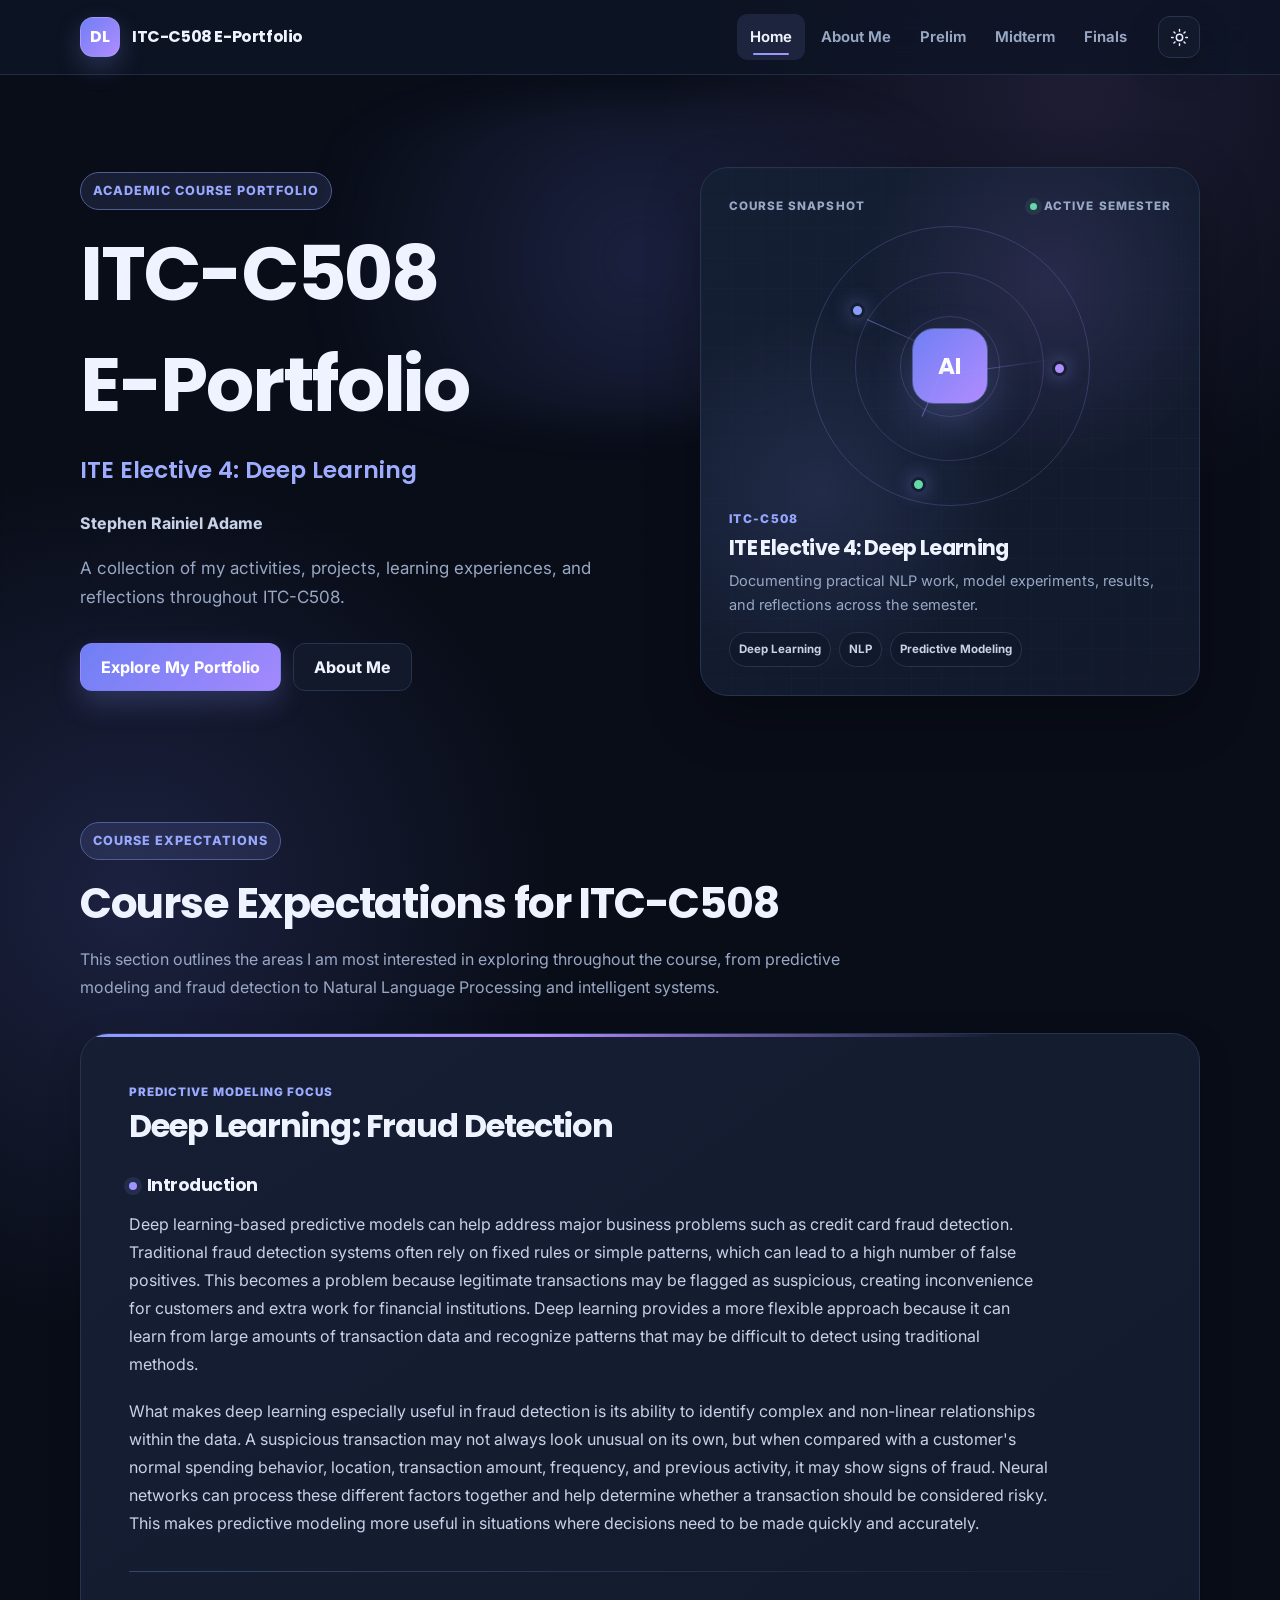
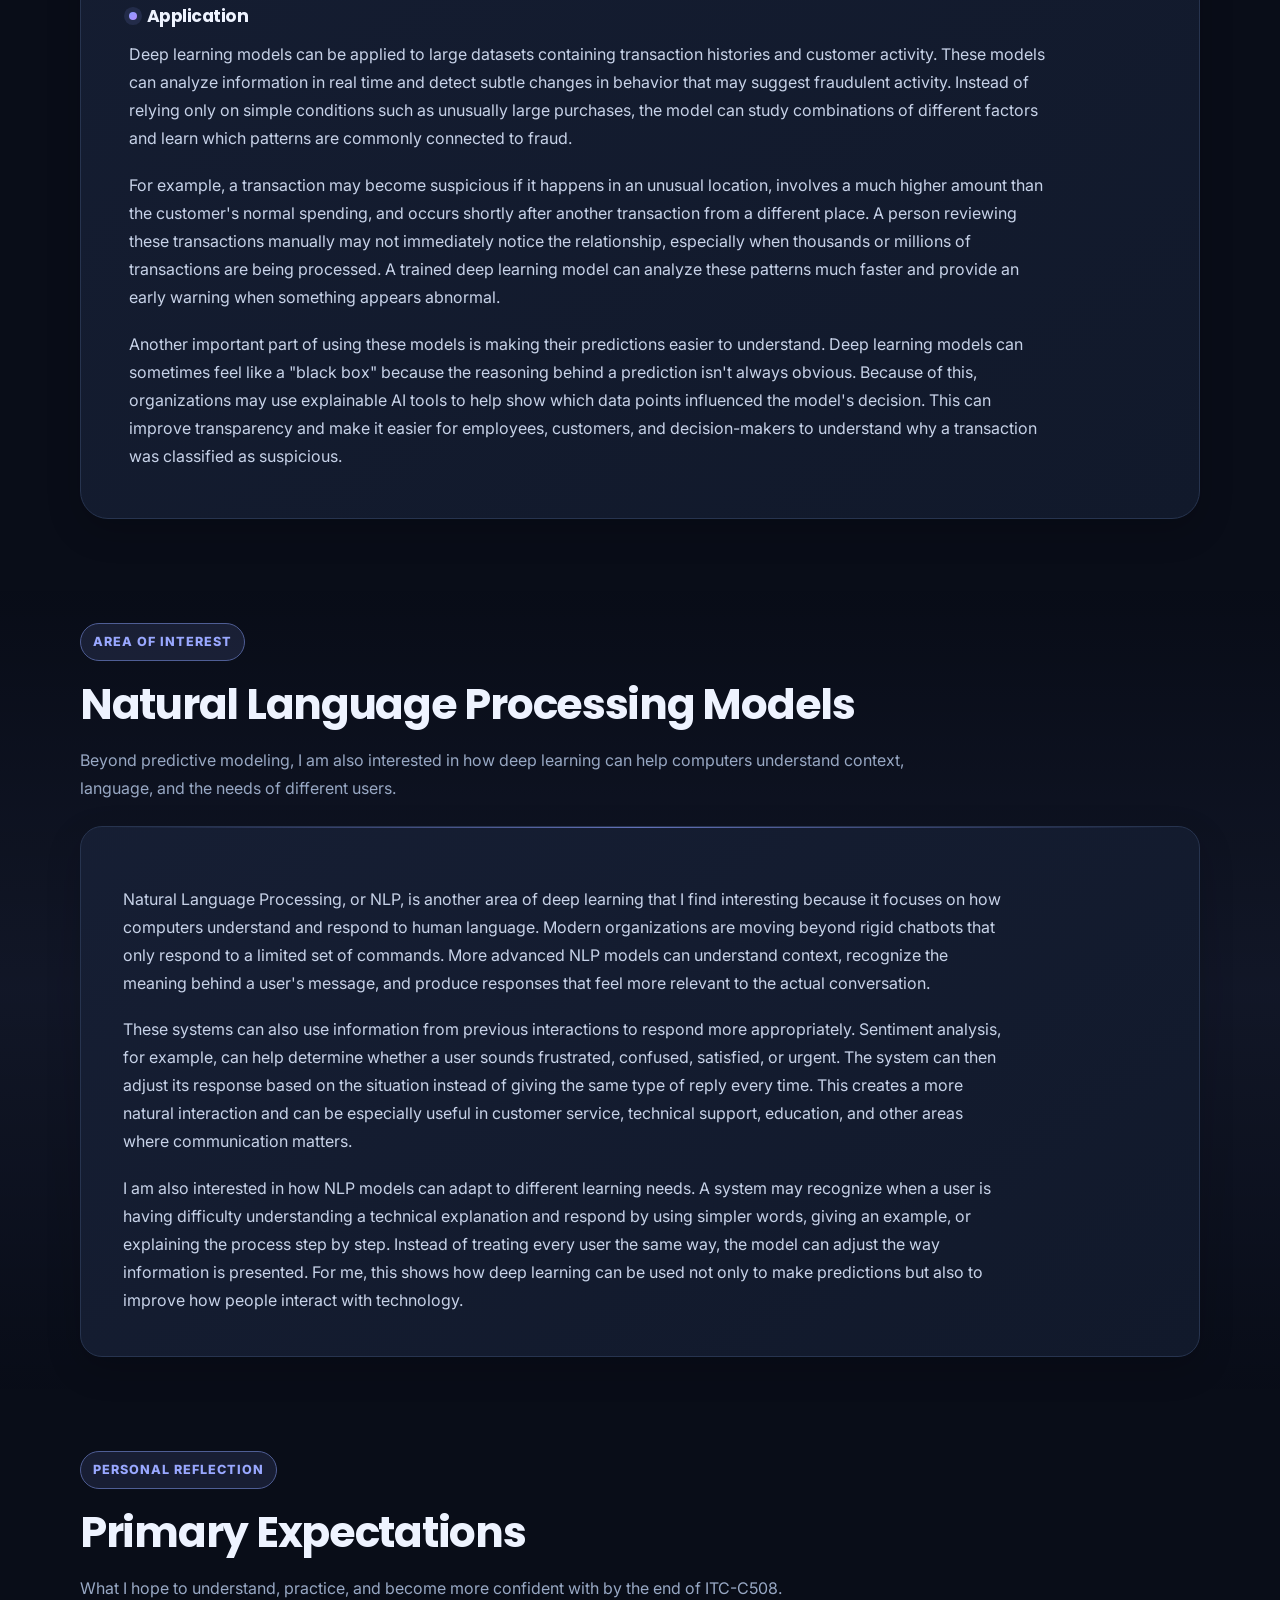
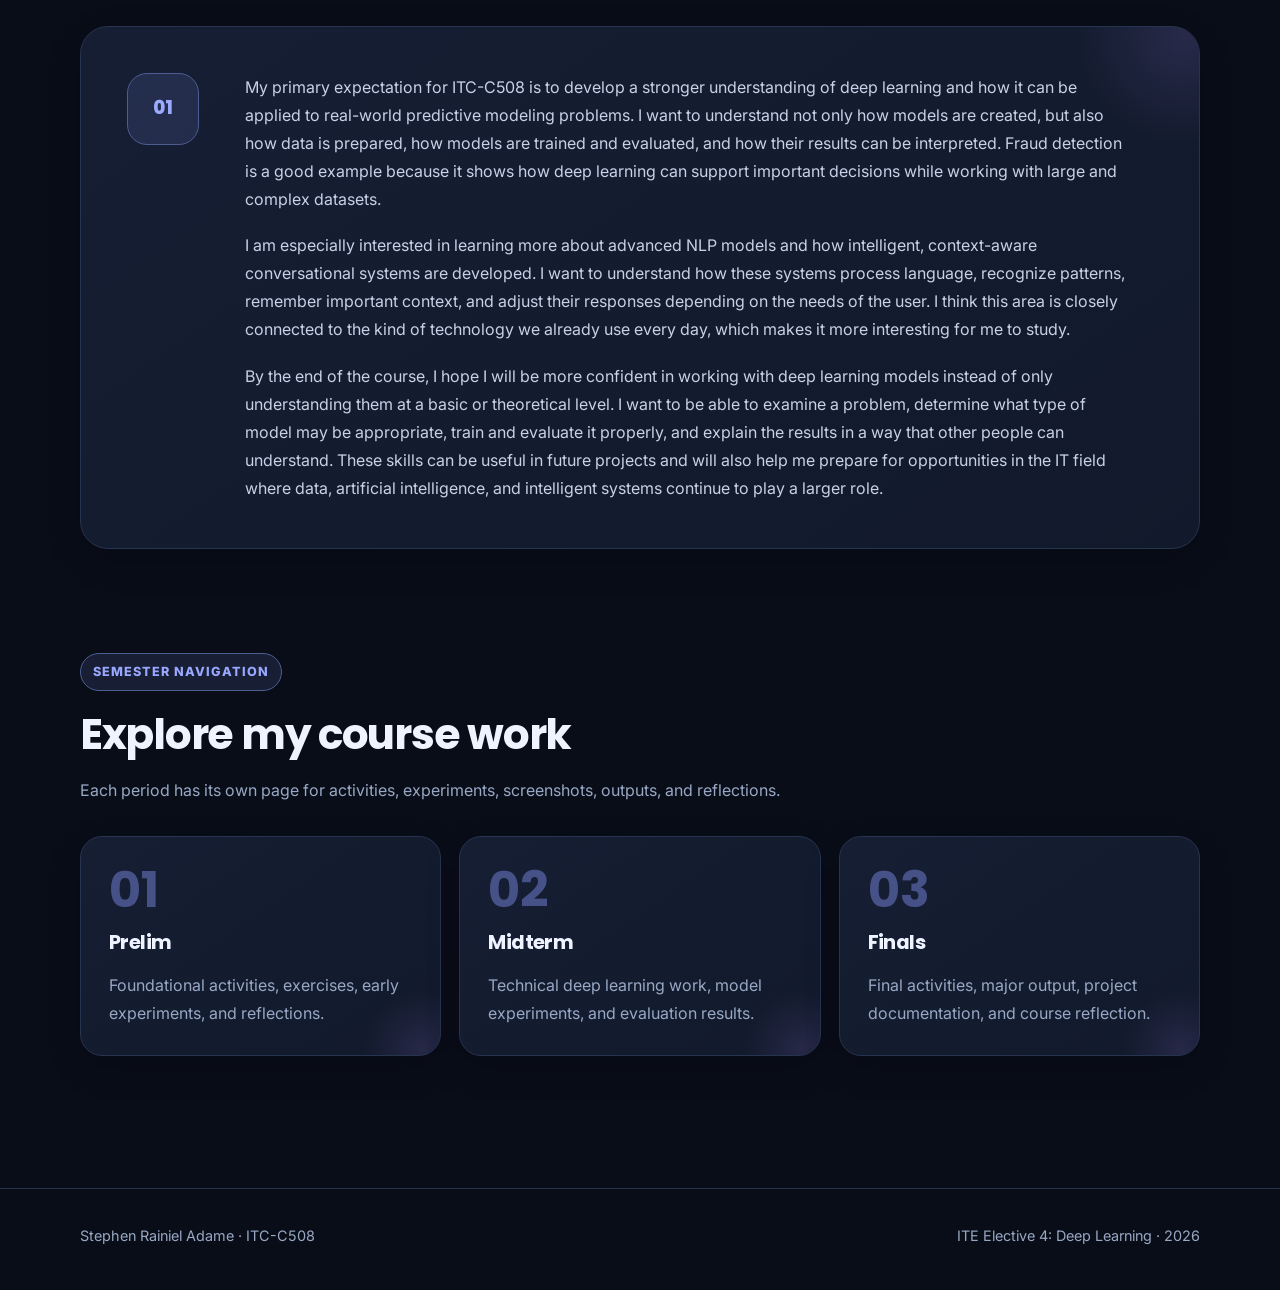
<file: index.html>
<!DOCTYPE html>
<html lang="en" data-theme="dark">
<head>
  <meta charset="UTF-8">
  <meta name="viewport" content="width=device-width, initial-scale=1.0">
  <meta name="theme-color" content="#090d18">
  <script>
    (() => {
      const savedTheme = localStorage.getItem('itc508-theme');
      document.documentElement.dataset.theme = savedTheme === 'light' ? 'light' : 'dark';
    })();
  </script>
  <meta name="description" content="ITC-C508 course e-portfolio of Stephen Rainiel Adame for ITE Elective 4: Deep Learning.">
  <title>ITC-C508 E-Portfolio | Stephen Rainiel Adame</title>
  <link rel="stylesheet" href="assets/styles.css?v=20260913-2">
</head>
<body>
<header class="site-header">
  <div class="container nav-wrap">
    <a class="brand" href="index.html" aria-label="ITC-C508 E-Portfolio Home">
      <span class="brand-mark">DL</span>
      <span class="brand-text">ITC-C508 E-Portfolio</span>
    </a>
    <button class="menu-button" aria-label="Toggle navigation" aria-expanded="false">☰</button>
    <nav class="nav-links" aria-label="Primary navigation">
      <a href="index.html">Home</a>
      <a href="about.html">About Me</a>
      <a href="prelim.html">Prelim</a>
      <a href="midterm.html">Midterm</a>
      <a href="finals.html">Finals</a>
    </nav>
  </div>
</header>

<main>
  <section class="hero">
    <div class="container hero-grid">
      <div>
        <span class="eyebrow">Academic Course Portfolio</span>
        <h1>ITC-C508</h1>
        <h1>E-Portfolio</h1>
        <p class="hero-course">ITE Elective 4: Deep Learning</p>
        <p class="hero-name">Stephen Rainiel Adame</p>
        <p class="lead">A collection of my activities, projects, learning experiences, and reflections throughout ITC-C508.</p>
        <div class="hero-actions">
          <a class="btn btn-primary" href="#course-content">Explore My Portfolio</a>
          <a class="btn btn-secondary" href="about.html">About Me</a>
        </div>
      </div>
      <div class="hero-visual course-console" aria-label="ITC-C508 course overview">
        <div class="console-topline">
          <span>Course Snapshot</span>
          <span class="console-status"><i></i> Active Semester</span>
        </div>
        <div class="console-orbit" aria-hidden="true">
          <span class="orbit-core">AI</span>
          <span class="orbit-node node-one"></span>
          <span class="orbit-node node-two"></span>
          <span class="orbit-node node-three"></span>
          <span class="orbit-line line-one"></span>
          <span class="orbit-line line-two"></span>
          <span class="orbit-line line-three"></span>
        </div>
        <div class="console-copy">
          <span class="console-label">ITC-C508</span>
          <h3>ITE Elective 4: Deep Learning</h3>
          <p>Documenting practical NLP work, model experiments, results, and reflections across the semester.</p>
          <div class="console-tags" aria-label="Course topics">
            <span>Deep Learning</span><span>NLP</span><span>Predictive Modeling</span>
          </div>
        </div>
      </div>
    </div>
  </section>

  <section class="section course-expectations" id="course-content">
    <div class="container">
      <div class="section-head expectations-head">
        <span class="eyebrow">Course Expectations</span>
        <h2>Course Expectations for ITC-C508</h2>
        <p>This section outlines the areas I am most interested in exploring throughout the course, from predictive modeling and fraud detection to Natural Language Processing and intelligent systems.</p>
      </div>

      <article class="topic-panel fraud-focus-card">
        <div class="topic-panel-head">
          <span class="section-label">Predictive Modeling Focus</span>
          <h3>Deep Learning: Fraud Detection</h3>
        </div>

        <div class="topic-subsection">
          <h4>Introduction</h4>
          <p>Deep learning-based predictive models can help address major business problems such as credit card fraud detection. Traditional fraud detection systems often rely on fixed rules or simple patterns, which can lead to a high number of false positives. This becomes a problem because legitimate transactions may be flagged as suspicious, creating inconvenience for customers and extra work for financial institutions. Deep learning provides a more flexible approach because it can learn from large amounts of transaction data and recognize patterns that may be difficult to detect using traditional methods.</p>
          <p>What makes deep learning especially useful in fraud detection is its ability to identify complex and non-linear relationships within the data. A suspicious transaction may not always look unusual on its own, but when compared with a customer's normal spending behavior, location, transaction amount, frequency, and previous activity, it may show signs of fraud. Neural networks can process these different factors together and help determine whether a transaction should be considered risky. This makes predictive modeling more useful in situations where decisions need to be made quickly and accurately.</p>
        </div>

        <div class="topic-divider" aria-hidden="true"></div>

        <div class="topic-subsection">
          <h4>Application</h4>
          <p>Deep learning models can be applied to large datasets containing transaction histories and customer activity. These models can analyze information in real time and detect subtle changes in behavior that may suggest fraudulent activity. Instead of relying only on simple conditions such as unusually large purchases, the model can study combinations of different factors and learn which patterns are commonly connected to fraud.</p>
          <p>For example, a transaction may become suspicious if it happens in an unusual location, involves a much higher amount than the customer's normal spending, and occurs shortly after another transaction from a different place. A person reviewing these transactions manually may not immediately notice the relationship, especially when thousands or millions of transactions are being processed. A trained deep learning model can analyze these patterns much faster and provide an early warning when something appears abnormal.</p>
          <p>Another important part of using these models is making their predictions easier to understand. Deep learning models can sometimes feel like a "black box" because the reasoning behind a prediction isn't always obvious. Because of this, organizations may use explainable AI tools to help show which data points influenced the model's decision. This can improve transparency and make it easier for employees, customers, and decision-makers to understand why a transaction was classified as suspicious.</p>
        </div>
      </article>
    </div>
  </section>

  <section class="section course-topic-section nlp-topic-section">
    <div class="container">
      <div class="section-head topic-section-head">
        <span class="eyebrow">Area of Interest</span>
        <h2>Natural Language Processing Models</h2>
        <p>Beyond predictive modeling, I am also interested in how deep learning can help computers understand context, language, and the needs of different users.</p>
      </div>

      <article class="reading-card standalone-reading-card">
        <p>Natural Language Processing, or NLP, is another area of deep learning that I find interesting because it focuses on how computers understand and respond to human language. Modern organizations are moving beyond rigid chatbots that only respond to a limited set of commands. More advanced NLP models can understand context, recognize the meaning behind a user's message, and produce responses that feel more relevant to the actual conversation.</p>
        <p>These systems can also use information from previous interactions to respond more appropriately. Sentiment analysis, for example, can help determine whether a user sounds frustrated, confused, satisfied, or urgent. The system can then adjust its response based on the situation instead of giving the same type of reply every time. This creates a more natural interaction and can be especially useful in customer service, technical support, education, and other areas where communication matters.</p>
        <p>I am also interested in how NLP models can adapt to different learning needs. A system may recognize when a user is having difficulty understanding a technical explanation and respond by using simpler words, giving an example, or explaining the process step by step. Instead of treating every user the same way, the model can adjust the way information is presented. For me, this shows how deep learning can be used not only to make predictions but also to improve how people interact with technology.</p>
      </article>
    </div>
  </section>

  <section class="section course-topic-section reflection-topic-section">
    <div class="container">
      <div class="section-head topic-section-head">
        <span class="eyebrow">Personal Reflection</span>
        <h2>Primary Expectations</h2>
        <p>What I hope to understand, practice, and become more confident with by the end of ITC-C508.</p>
      </div>

      <article class="reflection-expectation-card">
        <div class="reflection-marker" aria-hidden="true">01</div>
        <div class="reflection-expectation-copy">
          <p>My primary expectation for ITC-C508 is to develop a stronger understanding of deep learning and how it can be applied to real-world predictive modeling problems. I want to understand not only how models are created, but also how data is prepared, how models are trained and evaluated, and how their results can be interpreted. Fraud detection is a good example because it shows how deep learning can support important decisions while working with large and complex datasets.</p>
          <p>I am especially interested in learning more about advanced NLP models and how intelligent, context-aware conversational systems are developed. I want to understand how these systems process language, recognize patterns, remember important context, and adjust their responses depending on the needs of the user. I think this area is closely connected to the kind of technology we already use every day, which makes it more interesting for me to study.</p>
          <p>By the end of the course, I hope I will be more confident in working with deep learning models instead of only understanding them at a basic or theoretical level. I want to be able to examine a problem, determine what type of model may be appropriate, train and evaluate it properly, and explain the results in a way that other people can understand. These skills can be useful in future projects and will also help me prepare for opportunities in the IT field where data, artificial intelligence, and intelligent systems continue to play a larger role.</p>
        </div>
      </article>
    </div>
  </section>

  <section class="section">
    <div class="container">
      <div class="section-head">
        <span class="eyebrow">Semester Navigation</span>
        <h2>Explore my course work</h2>
        <p>Each period has its own page for activities, experiments, screenshots, outputs, and reflections.</p>
      </div>
      <div class="semester-grid">
        <a class="semester-card" href="prelim.html">
          <div class="number">01</div>
          <h3>Prelim</h3>
          <p>Foundational activities, exercises, early experiments, and reflections.</p>
        </a>
        <a class="semester-card" href="midterm.html">
          <div class="number">02</div>
          <h3>Midterm</h3>
          <p>Technical deep learning work, model experiments, and evaluation results.</p>
        </a>
        <a class="semester-card" href="finals.html">
          <div class="number">03</div>
          <h3>Finals</h3>
          <p>Final activities, major output, project documentation, and course reflection.</p>
        </a>
      </div>
    </div>
  </section>
</main>

<footer class="site-footer">
  <div class="container footer-row">
    <span>Stephen Rainiel Adame · ITC-C508</span>
    <span>ITE Elective 4: Deep Learning · <span data-year></span></span>
  </div>
</footer>
<script src="assets/script.js?v=20260913-2"></script>
</body>
</html>
</file>
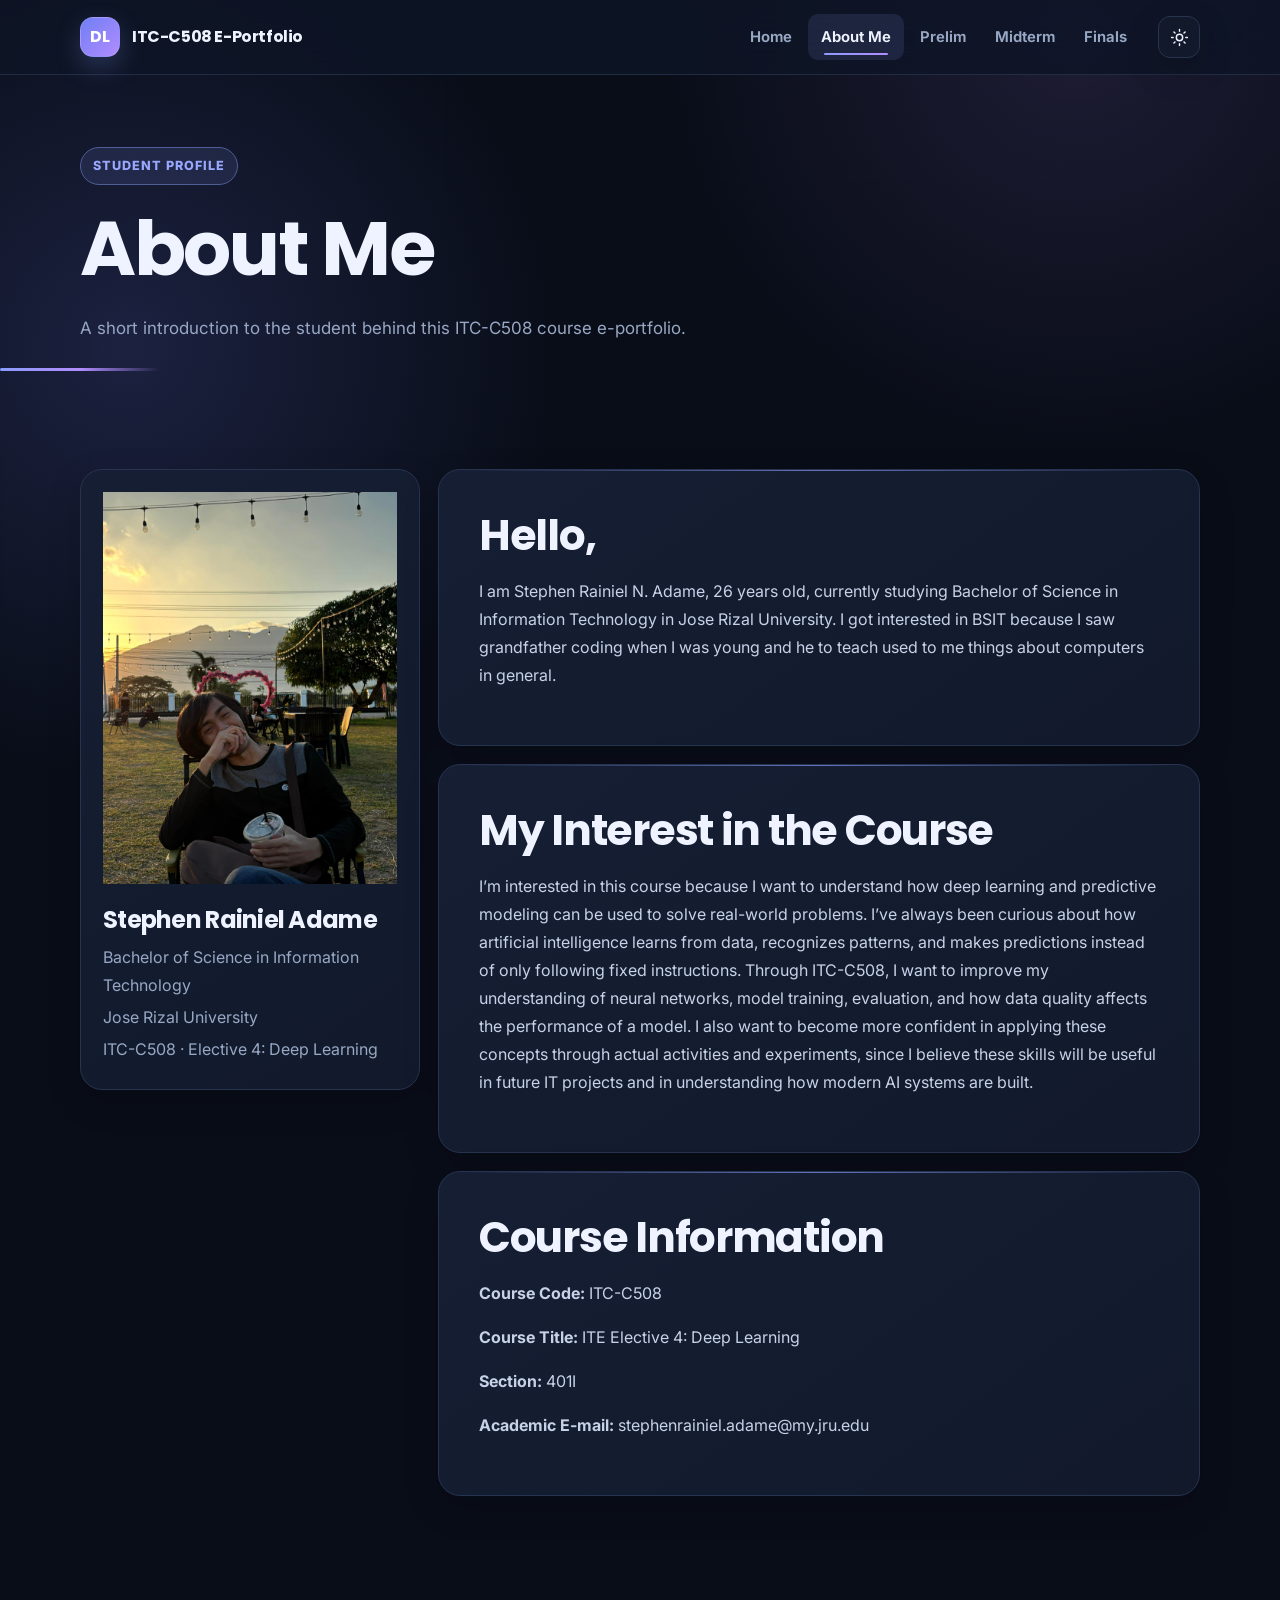
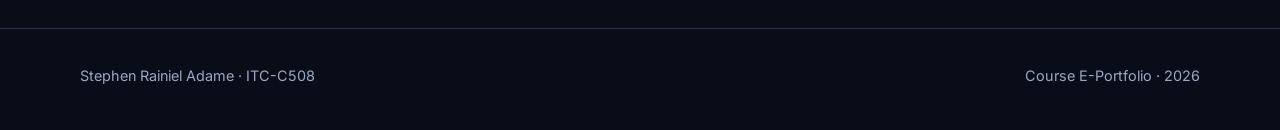
<file: about.html>
<!DOCTYPE html>
<html lang="en" data-theme="dark">
<head>
  <meta charset="UTF-8">
  <meta name="viewport" content="width=device-width, initial-scale=1.0">
  <meta name="theme-color" content="#090d18">
  <script>
    (() => {
      const savedTheme = localStorage.getItem('itc508-theme');
      document.documentElement.dataset.theme = savedTheme === 'light' ? 'light' : 'dark';
    })();
  </script>
  <meta name="description" content="About Stephen Rainiel Adame, student in ITC-C508 ITE Elective 4: Deep Learning.">
  <title>About Me | ITC-C508 E-Portfolio</title>
  <link rel="stylesheet" href="assets/styles.css?v=20260913-2">
</head>
<body>
<header class="site-header">
  <div class="container nav-wrap">
    <a class="brand" href="index.html"><span class="brand-mark">DL</span><span class="brand-text">ITC-C508 E-Portfolio</span></a>
    <button class="menu-button" aria-label="Toggle navigation" aria-expanded="false">☰</button>
    <nav class="nav-links" aria-label="Primary navigation">
      <a href="index.html">Home</a><a href="about.html">About Me</a><a href="prelim.html">Prelim</a><a href="midterm.html">Midterm</a><a href="finals.html">Finals</a>
    </nav>
  </div>
</header>

<main>
  <section class="page-hero">
    <div class="container">
      <span class="eyebrow">Student Profile</span>
      <h1>About Me</h1>
      <p class="lead">A short introduction to the student behind this ITC-C508 course e-portfolio.</p>
    </div>
  </section>

  <section class="section">
    <div class="container about-grid">
      <aside class="profile-card">
        <img class="profile-image" src="assets/images/stephen.jpg" alt="Profile picture of Stephen Rainiel Adame">
        <div class="profile-meta">
          <h2>Stephen Rainiel Adame</h2>
          <p>Bachelor of Science in Information Technology</p>
          <p>Jose Rizal University</p>
          <p>ITC-C508 · Elective 4: Deep Learning</p>
        </div>
      </aside>

      <div>
        <article class="info-card">
          <h2>Hello,</h2>
          <p>I am Stephen Rainiel N. Adame, 26 years old, currently studying Bachelor of Science in Information Technology in Jose Rizal University. I got interested in BSIT because I saw grandfather coding when I was young and he to teach used to me things about computers in general.</p>
        </article>

        <article class="info-card">
          <h2>My Interest in the Course</h2>
          <p>I’m interested in this course because I want to understand how deep learning and predictive modeling can be used to solve real-world problems. I’ve always been curious about how artificial intelligence learns from data, recognizes patterns, and makes predictions instead of only following fixed instructions. Through ITC-C508, I want to improve my understanding of neural networks, model training, evaluation, and how data quality affects the performance of a model. I also want to become more confident in applying these concepts through actual activities and experiments, since I believe these skills will be useful in future IT projects and in understanding how modern AI systems are built.</p>
        </article>

        <article class="info-card">
          <h2>Course Information</h2>
          <p><strong>Course Code:</strong> ITC-C508</p>
          <p><strong>Course Title:</strong> ITE Elective 4: Deep Learning</p>
          <p><strong>Section:</strong> 401I</p>
          <p><strong>Academic E-mail:</strong> stephenrainiel.adame@my.jru.edu</p>
        </article>
      </div>
    </div>
  </section>
</main>

<footer class="site-footer"><div class="container footer-row"><span>Stephen Rainiel Adame · ITC-C508</span><span>Course E-Portfolio · <span data-year></span></span></div></footer>
<script src="assets/script.js?v=20260913-2"></script>
</body>
</html>
</file>
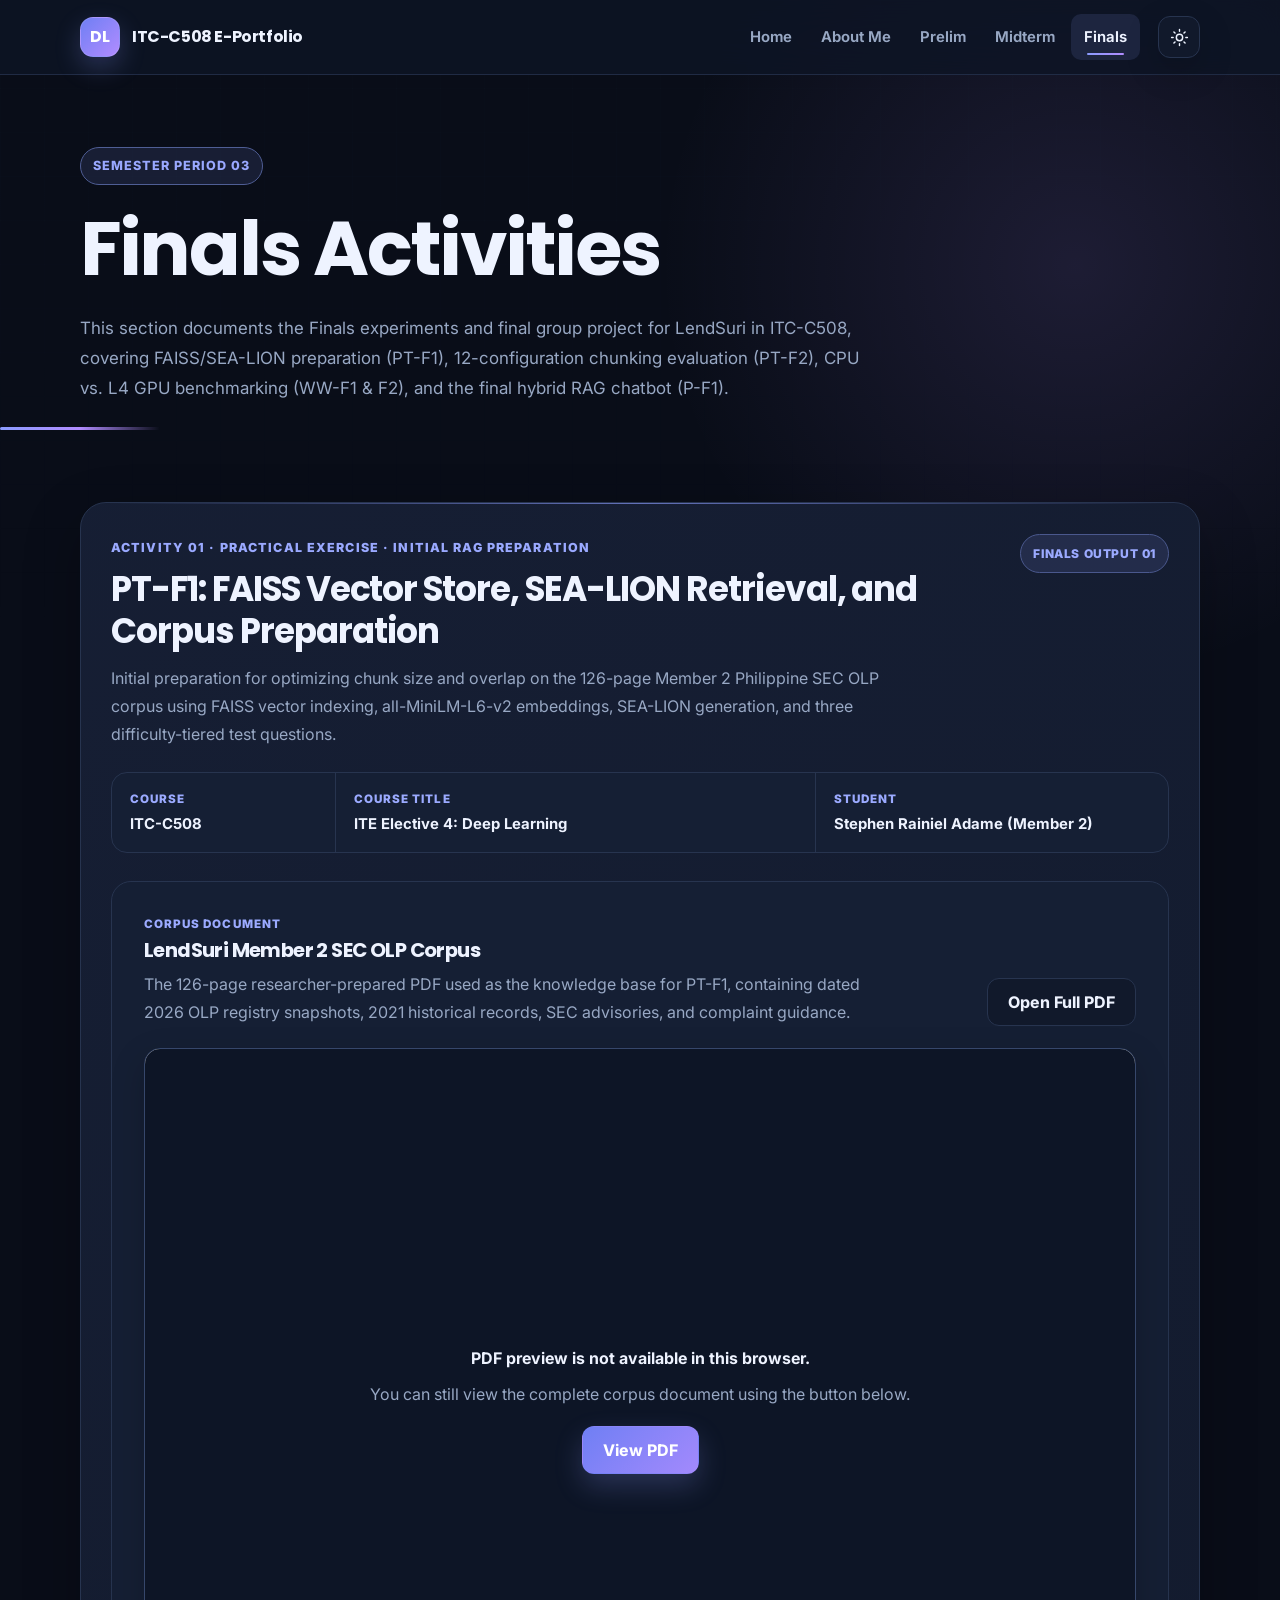
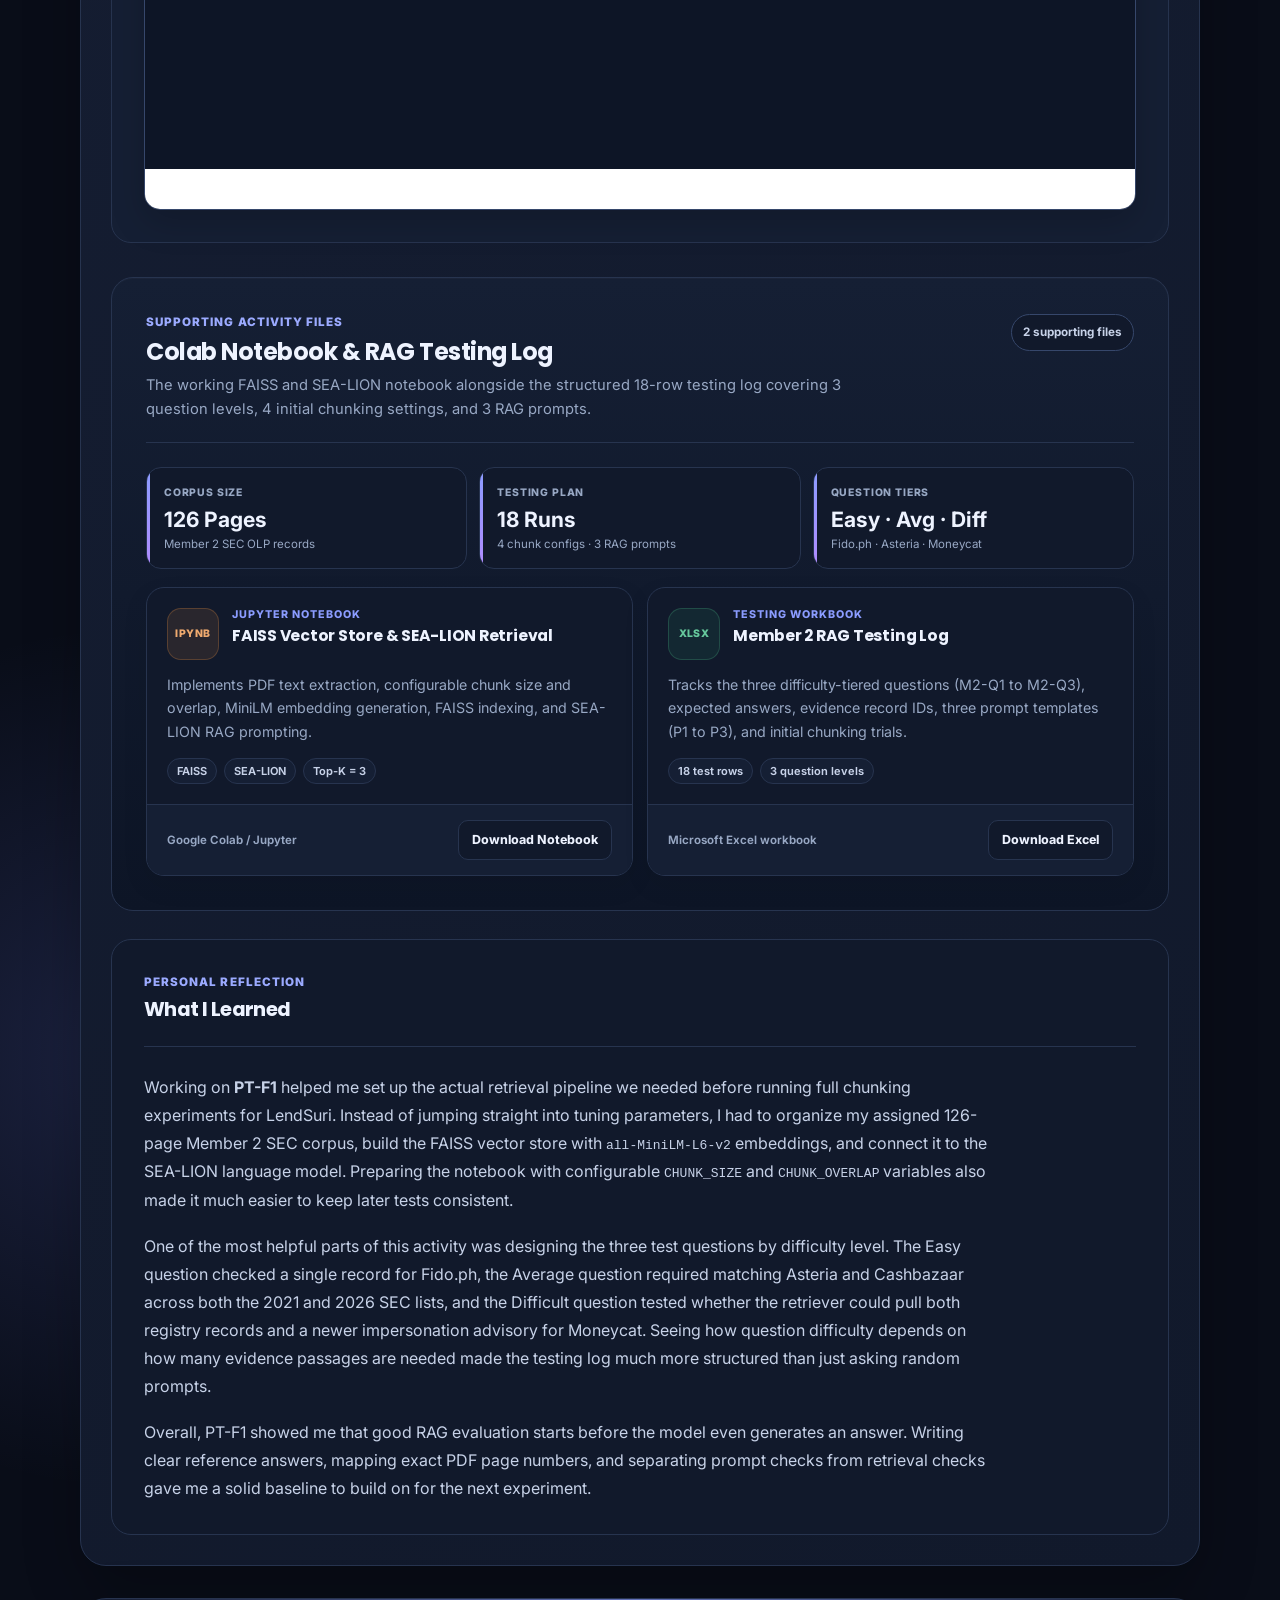
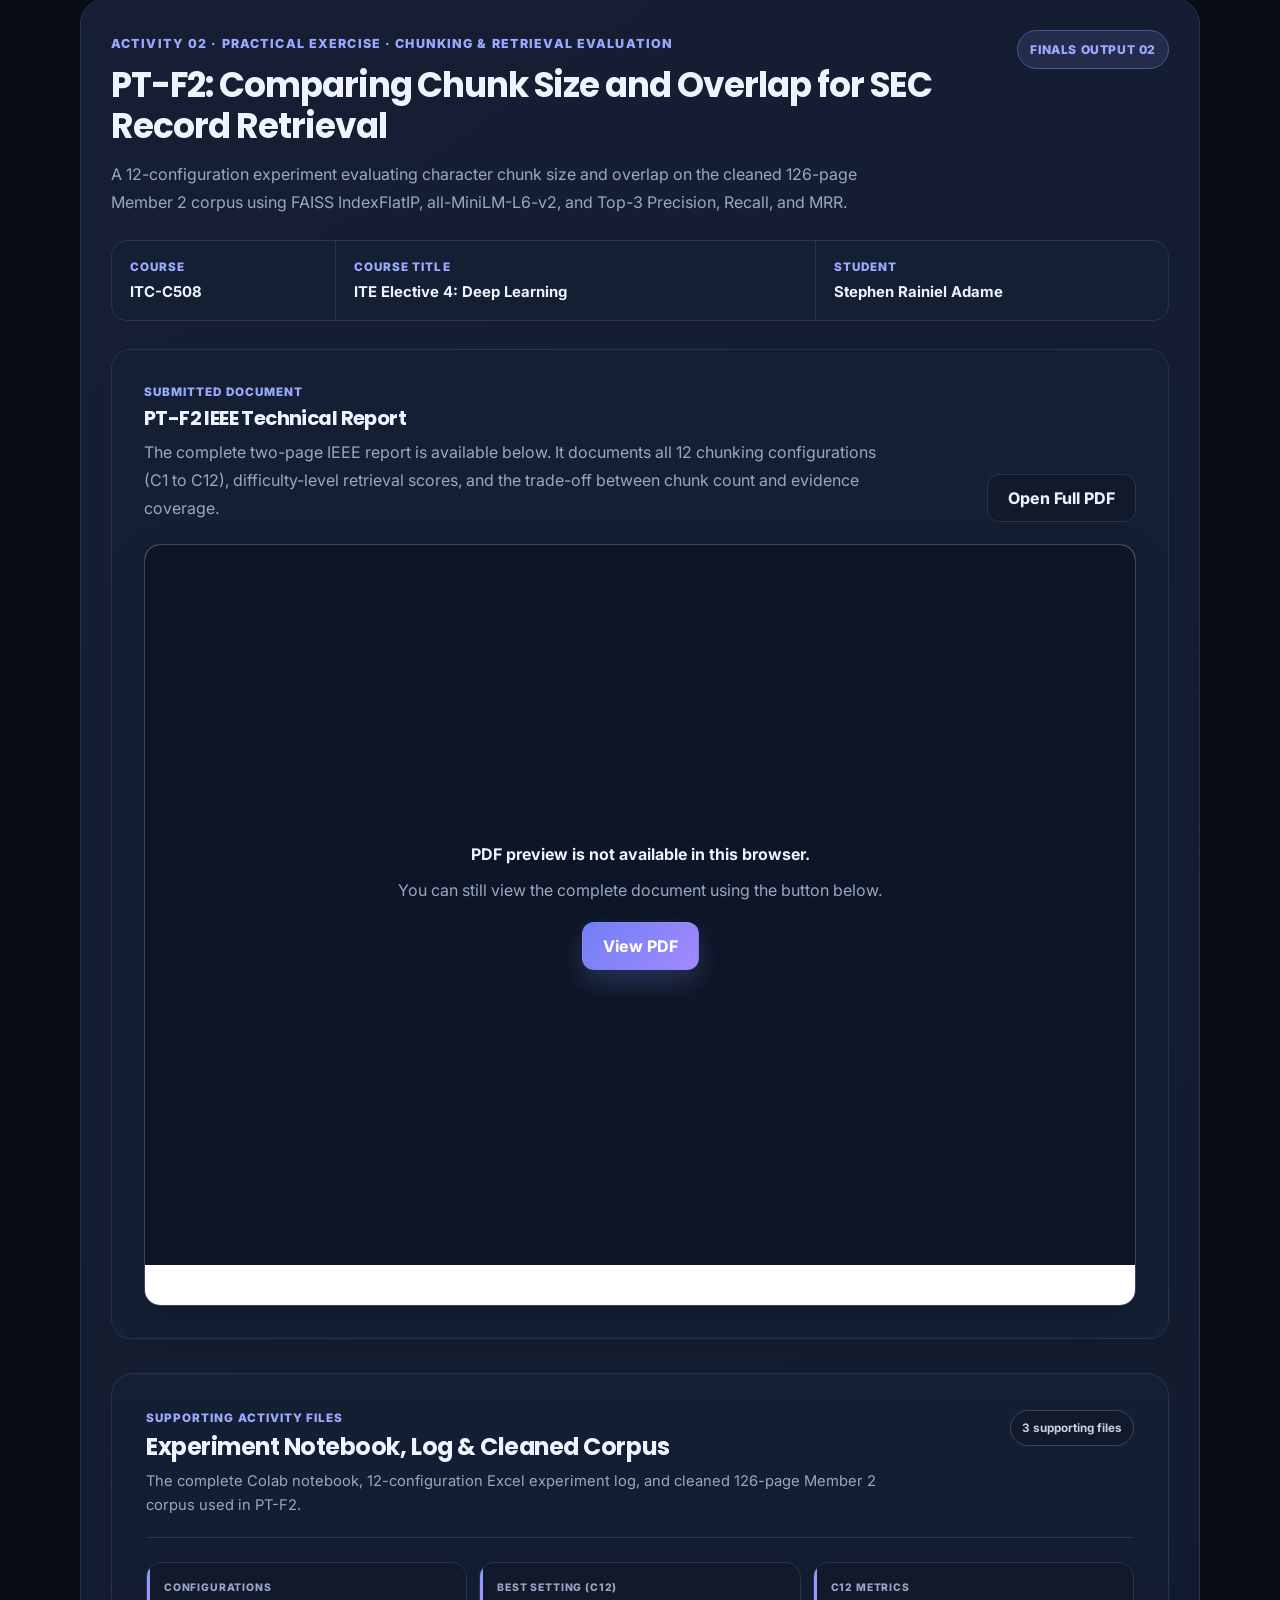
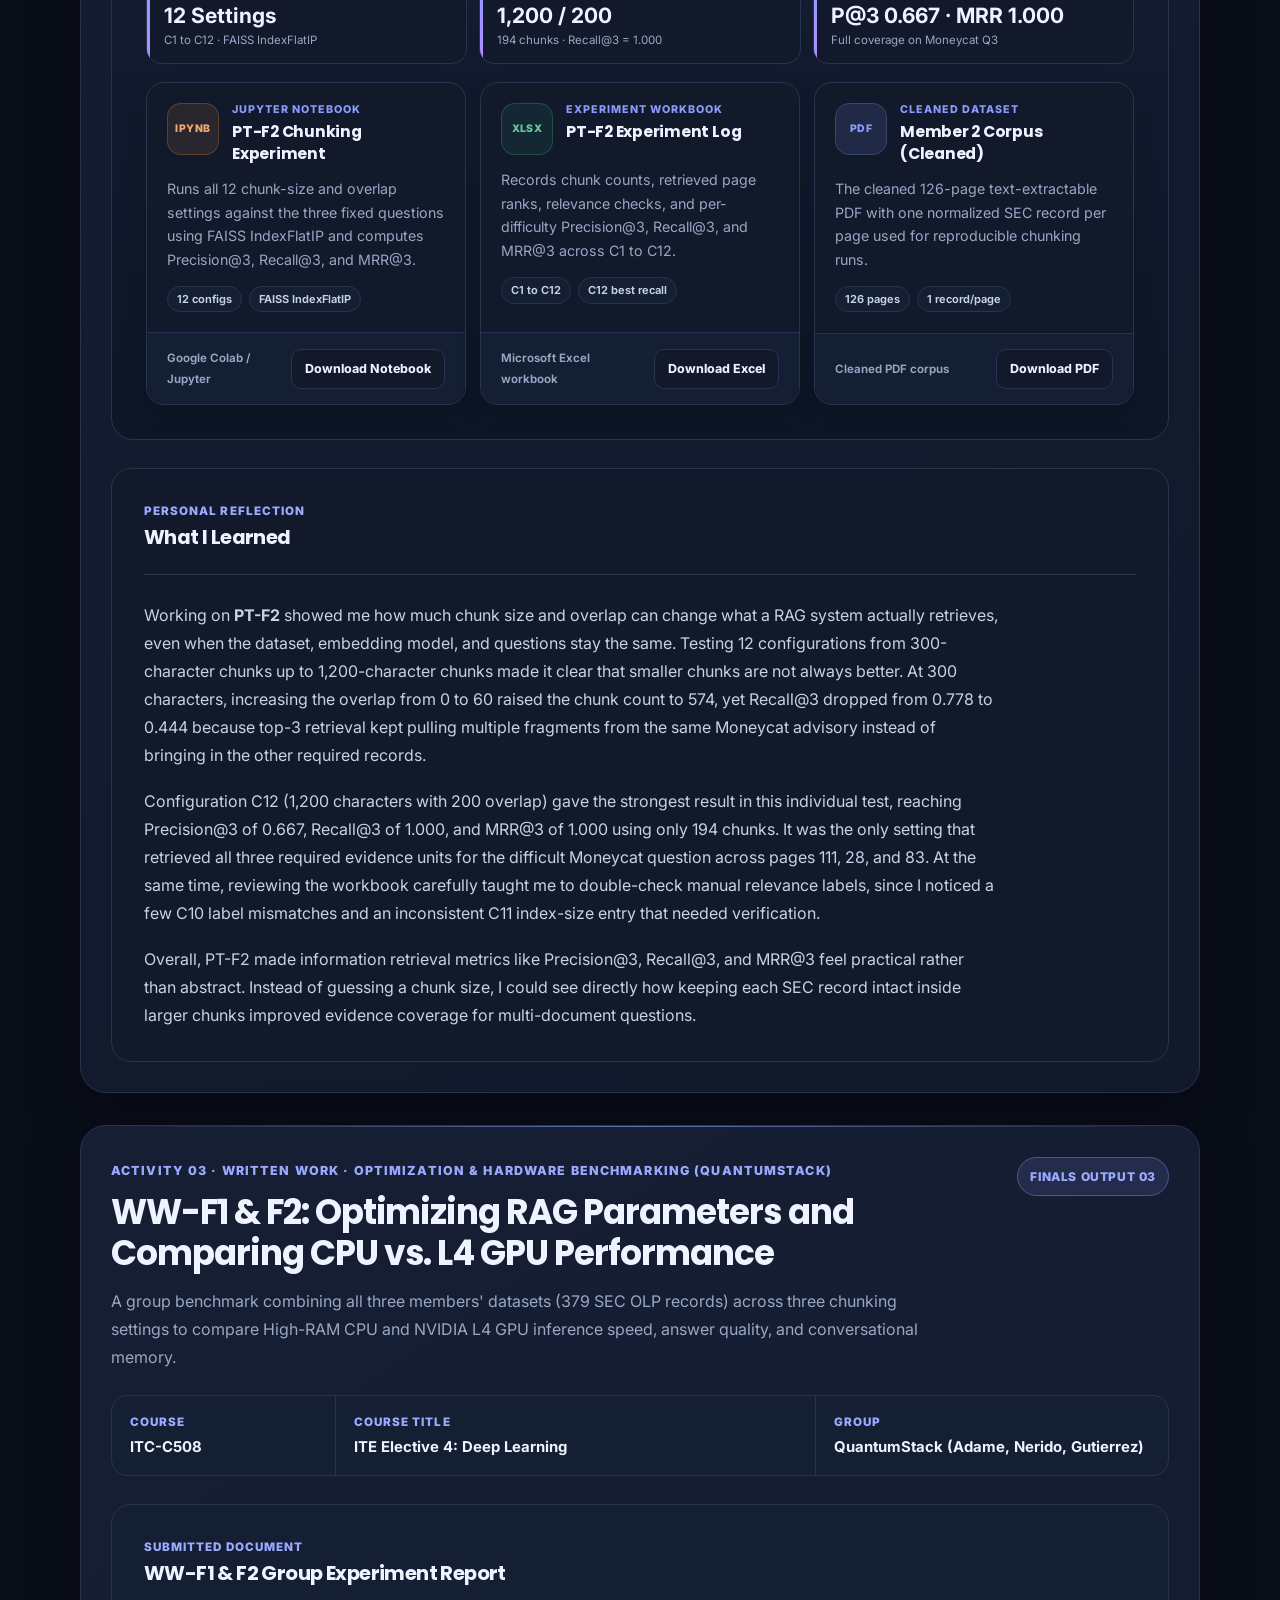
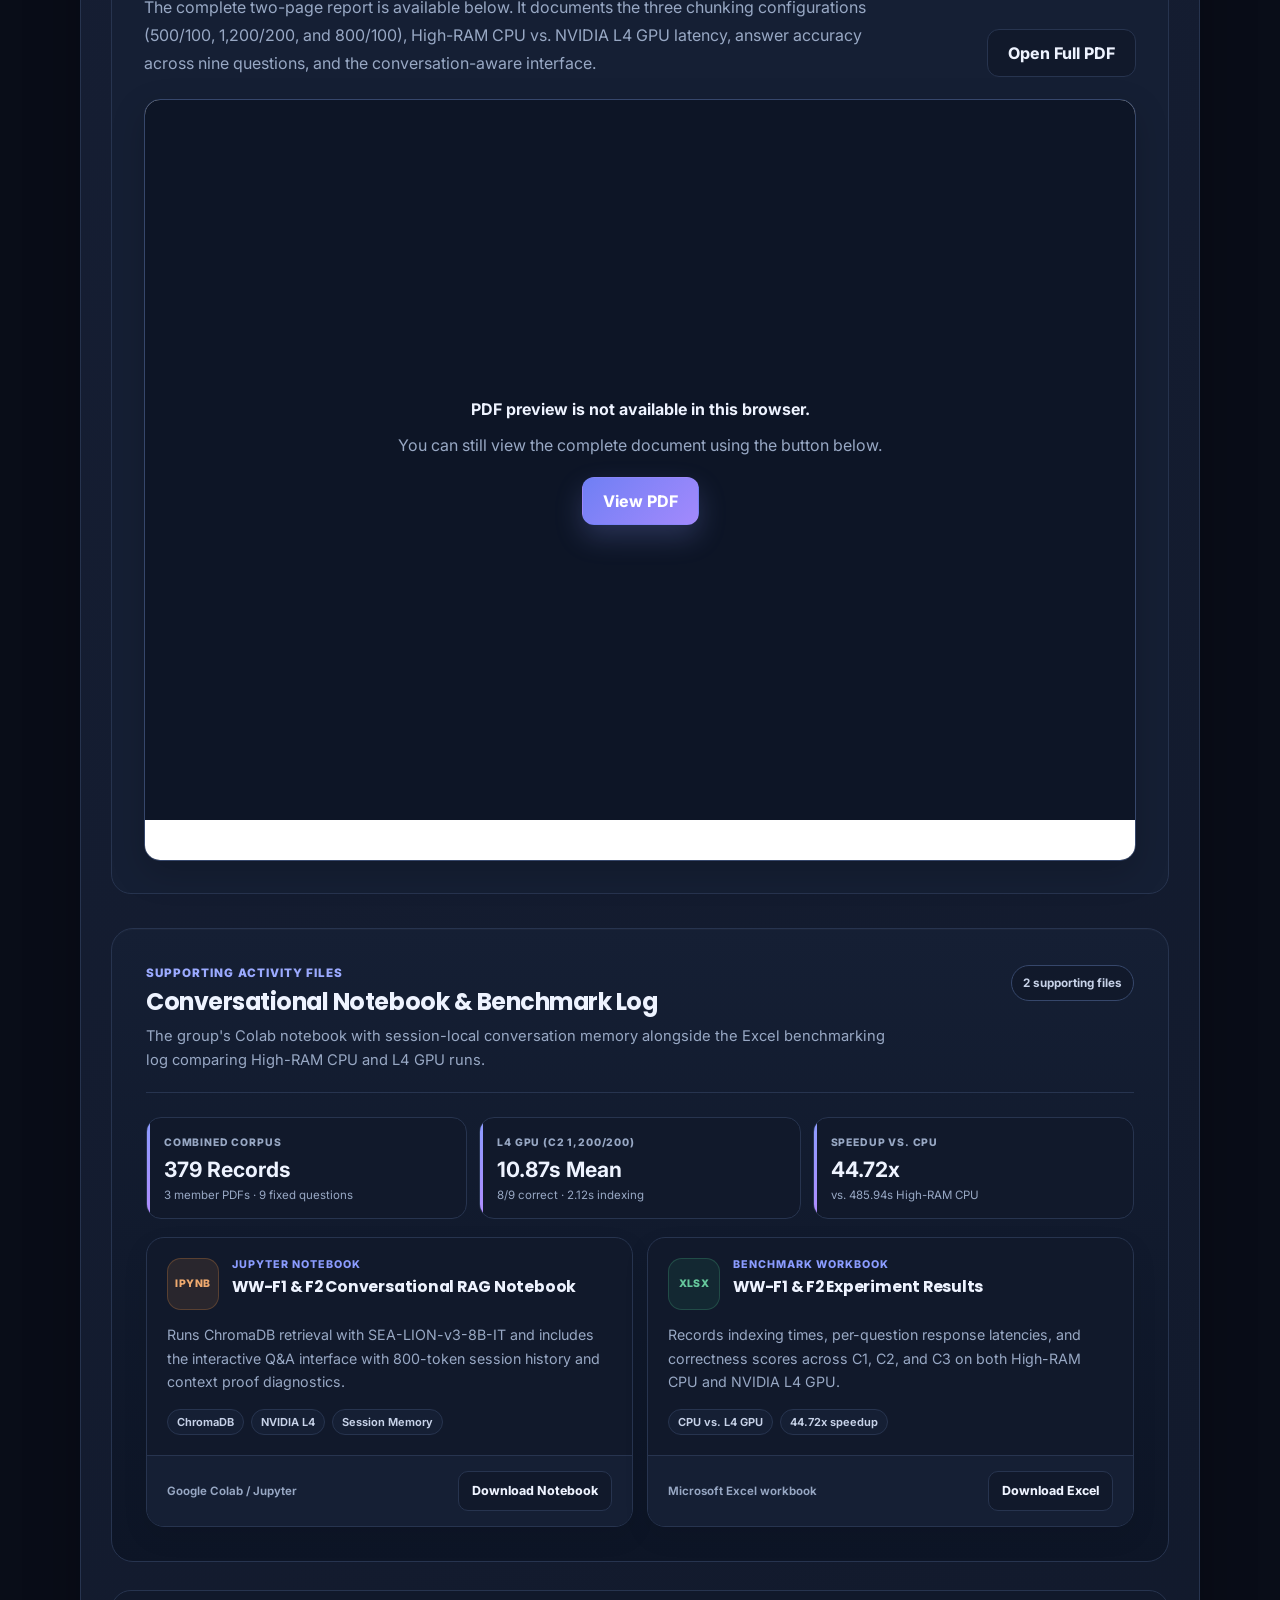
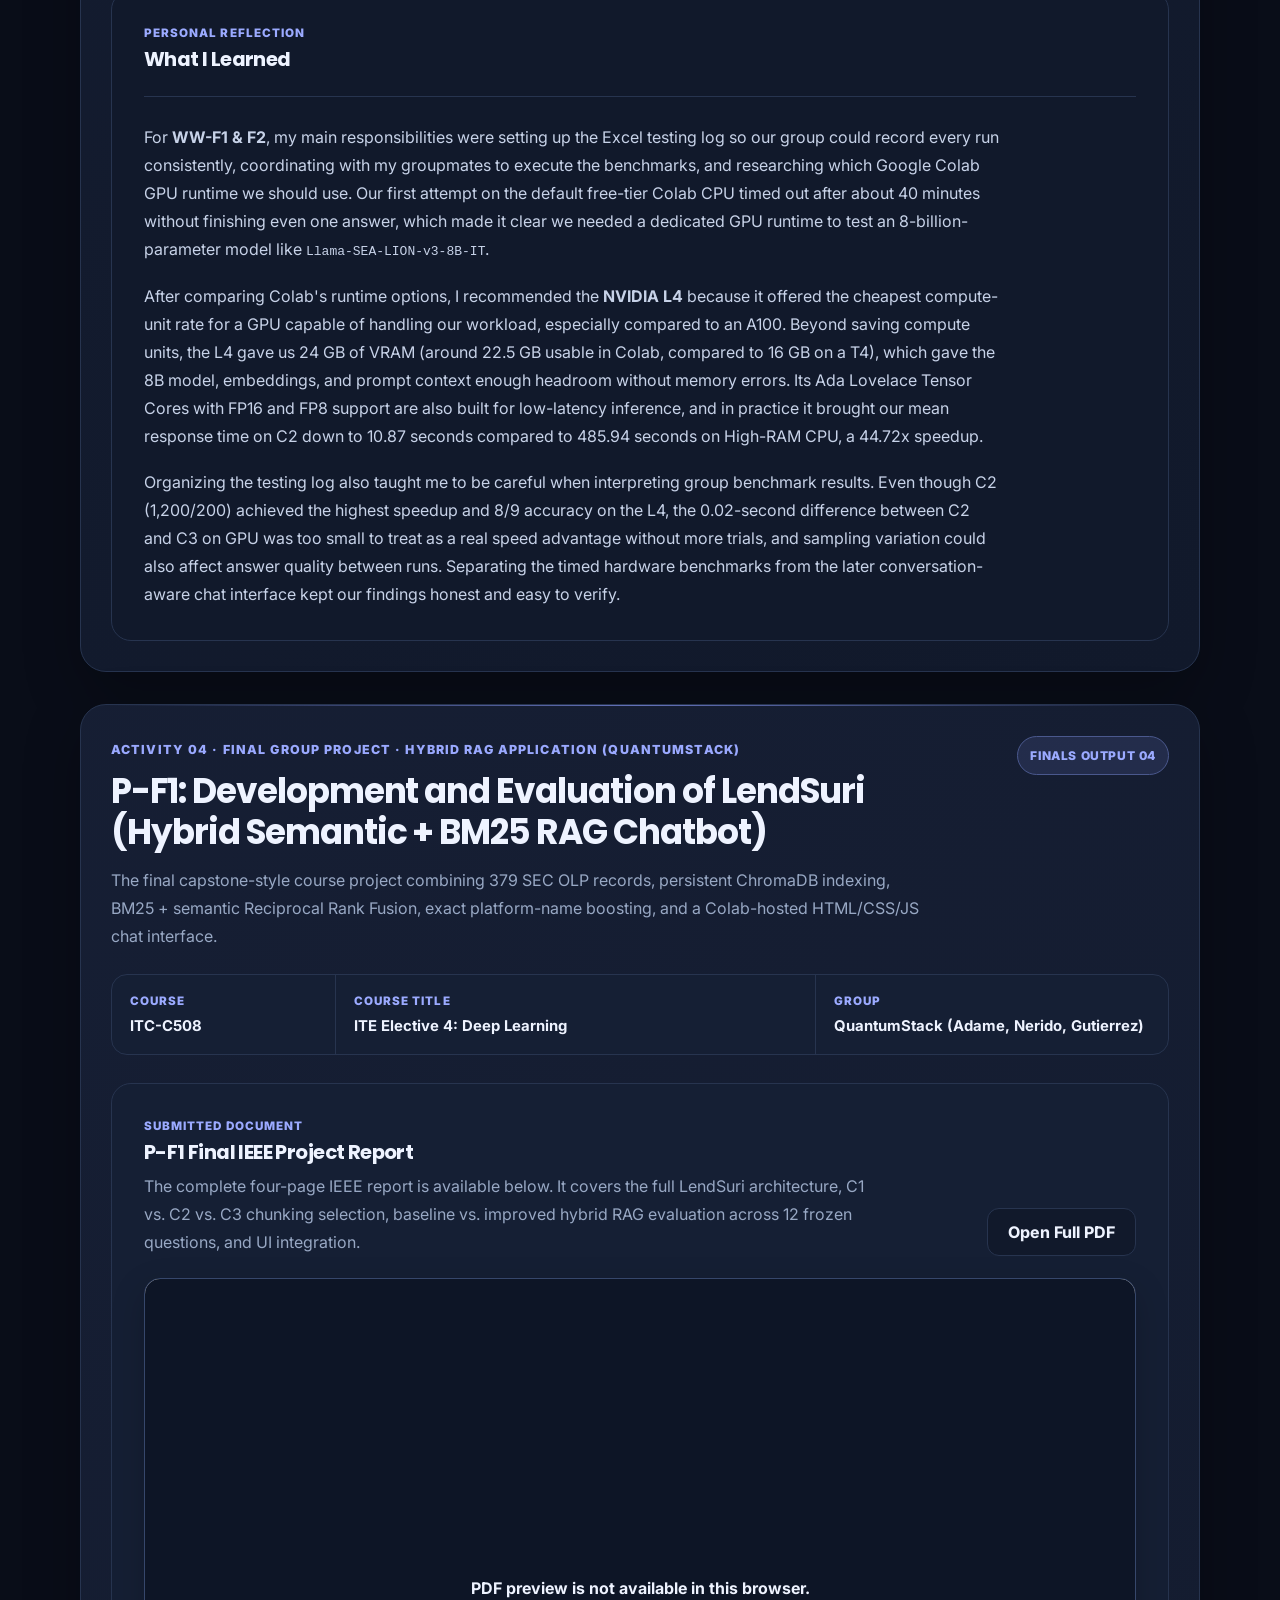
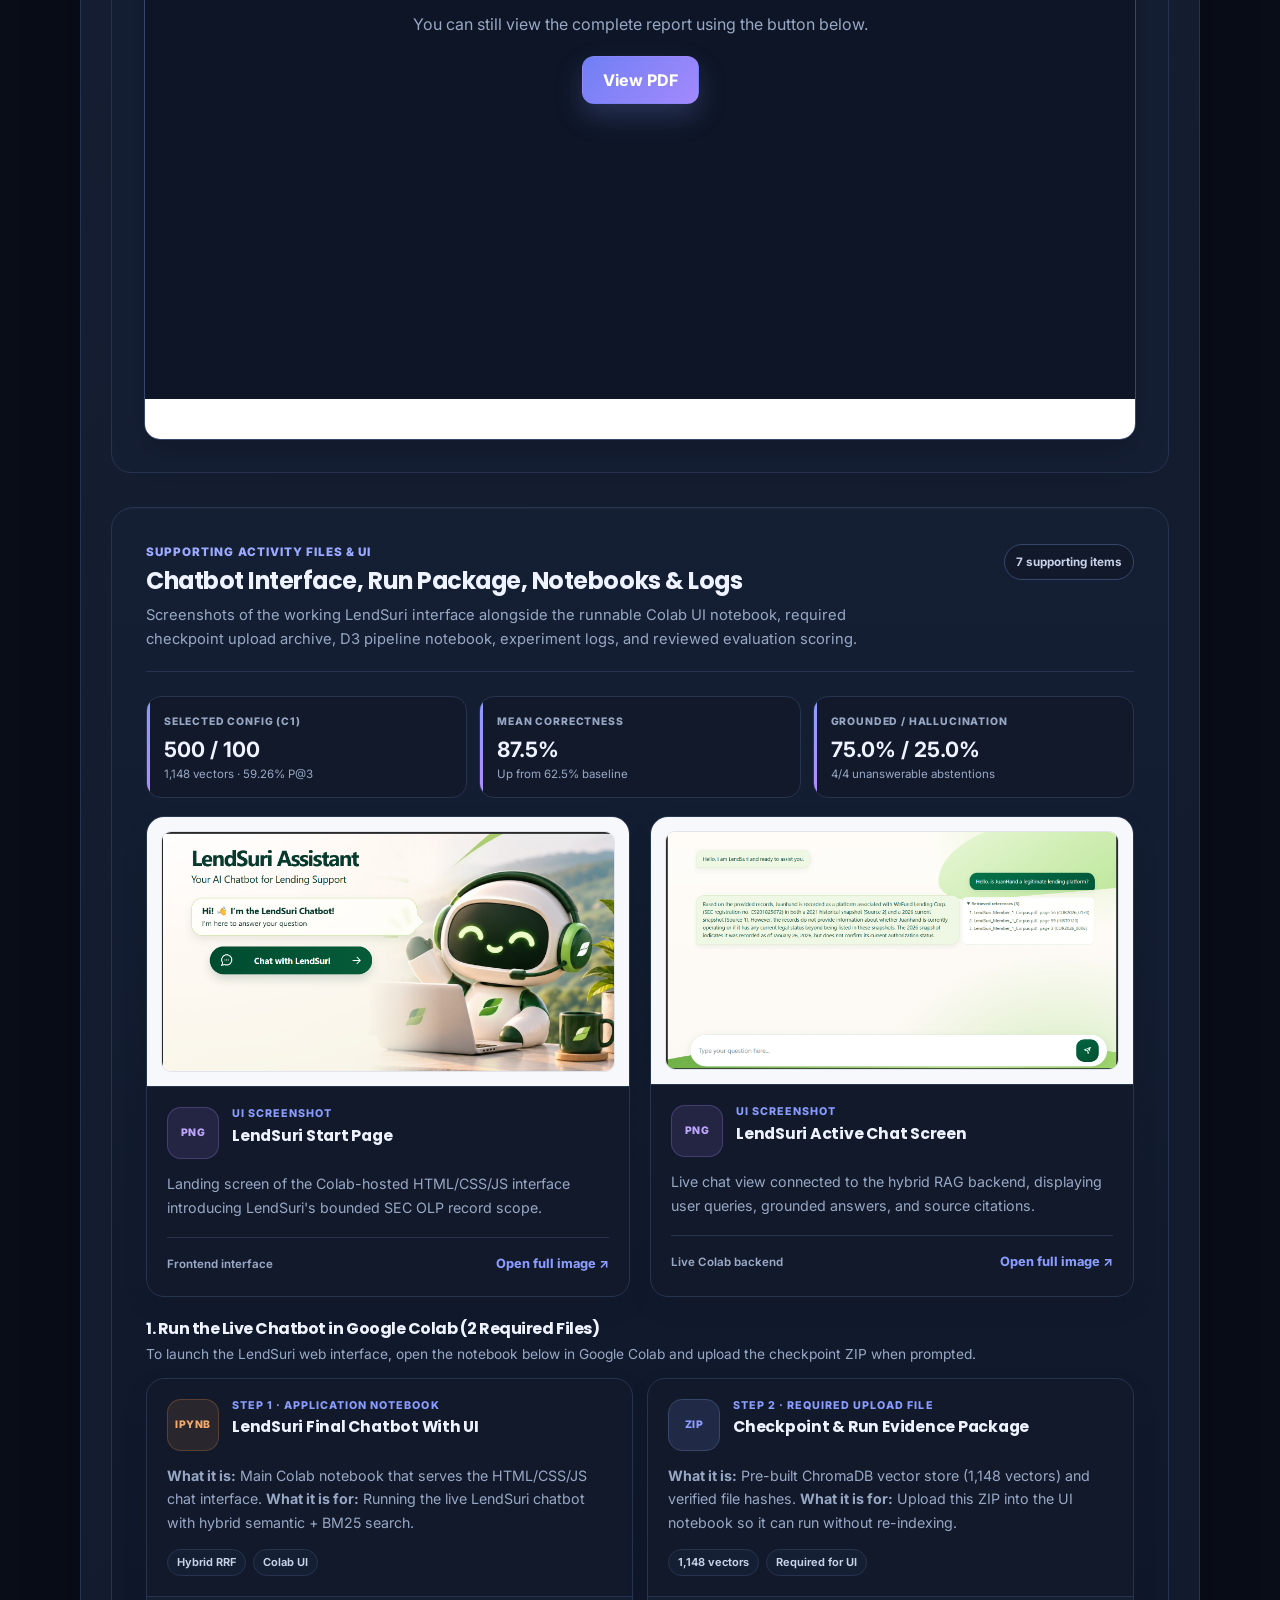
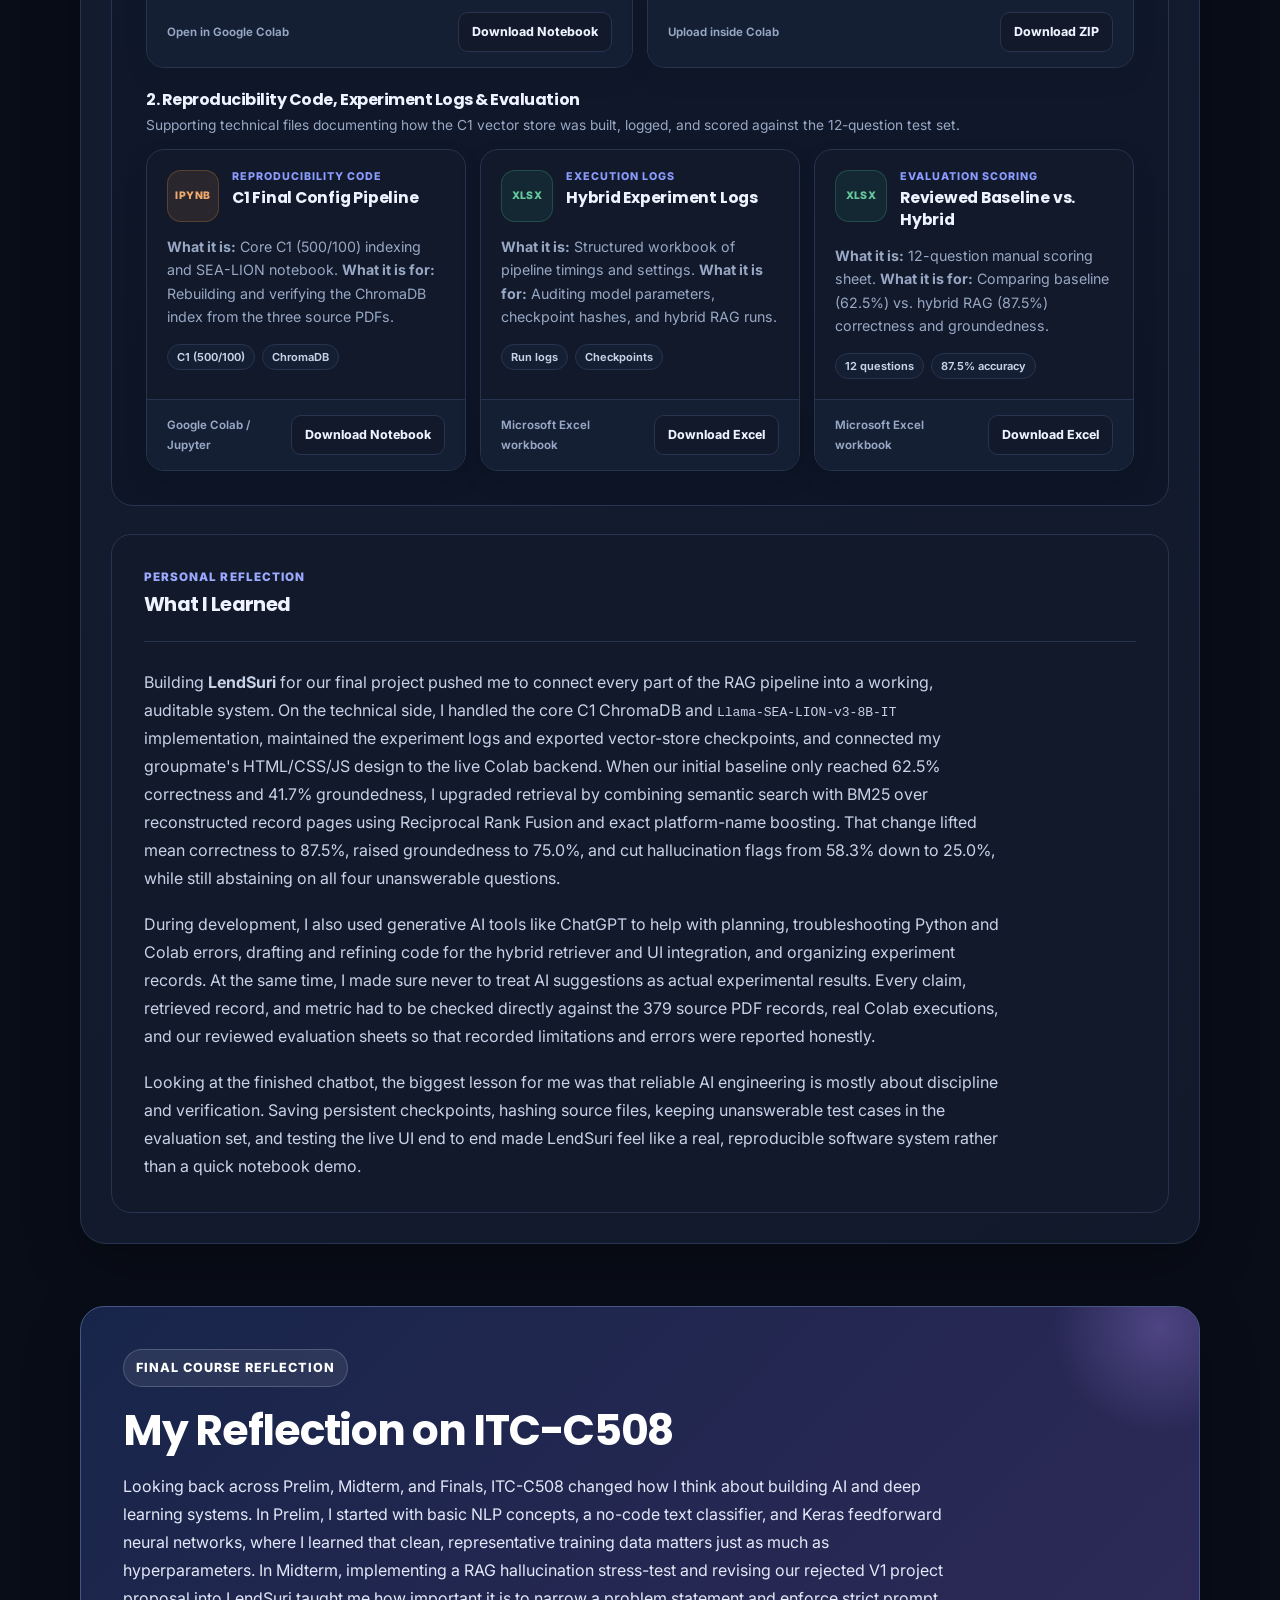
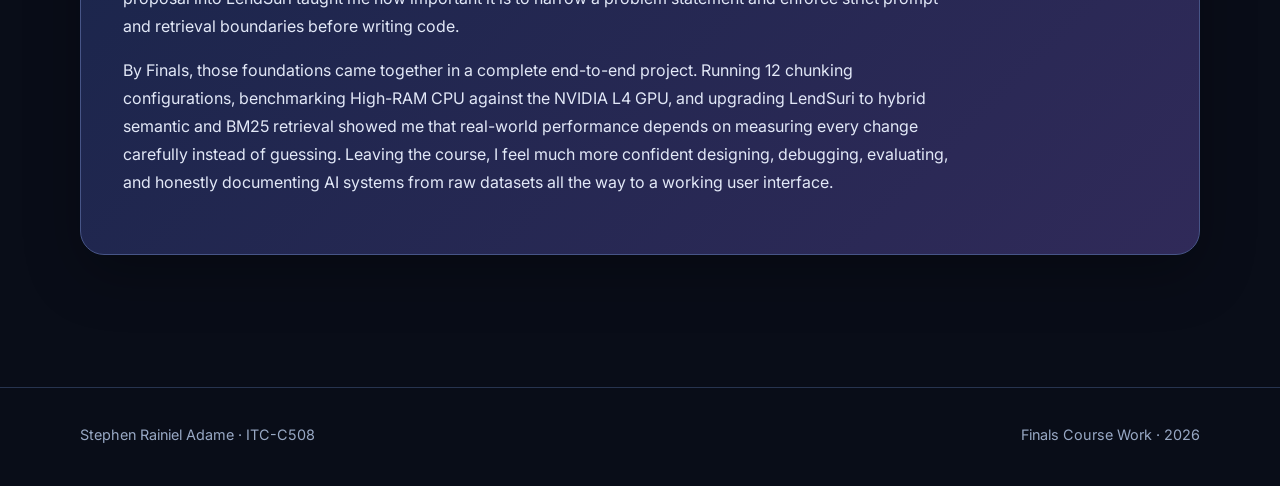
<file: finals.html>
<!DOCTYPE html>
<html lang="en" data-theme="dark">
<head>
  <meta charset="UTF-8">
  <meta name="viewport" content="width=device-width, initial-scale=1.0">
  <meta name="theme-color" content="#090d18">
  <script>
    (() => {
      const savedTheme = localStorage.getItem('itc508-theme');
      document.documentElement.dataset.theme = savedTheme === 'light' ? 'light' : 'dark';
    })();
  </script>
  <meta name="description" content="Finals activities, chunking optimization, GPU benchmarking, and the LendSuri hybrid RAG chatbot project for ITC-C508 ITE Elective 4: Deep Learning.">
  <title>Finals Activities | ITC-C508 E-Portfolio</title>
  <link rel="stylesheet" href="assets/styles.css?v=20260913-2">
</head>
<body>
<header class="site-header">
  <div class="container nav-wrap">
    <a class="brand" href="index.html"><span class="brand-mark">DL</span><span class="brand-text">ITC-C508 E-Portfolio</span></a>
    <button class="menu-button" aria-label="Toggle navigation" aria-expanded="false">☰</button>
    <nav class="nav-links" aria-label="Primary navigation">
      <a href="index.html">Home</a>
      <a href="about.html">About Me</a>
      <a href="prelim.html">Prelim</a>
      <a href="midterm.html">Midterm</a>
      <a href="finals.html">Finals</a>
    </nav>
  </div>
</header>

<main>
  <section class="page-hero prelim-hero">
    <div class="container">
      <span class="eyebrow">Semester Period 03</span>
      <h1>Finals Activities</h1>
      <p class="lead">This section documents the Finals experiments and final group project for LendSuri in ITC-C508, covering FAISS/SEA-LION preparation (PT-F1), 12-configuration chunking evaluation (PT-F2), CPU vs. L4 GPU benchmarking (WW-F1 &amp; F2), and the final hybrid RAG chatbot (P-F1).</p>
    </div>
  </section>

  <section class="section prelim-section">
    <div class="container activity-stack">
      <article class="activity-card academic-entry" id="pt-f1-faiss-sealion-prep">
        <div class="activity-header academic-entry-header">
          <div>
            <span class="activity-kicker">Activity 01 · Practical Exercise · Initial RAG Preparation</span>
            <h2>PT-F1: FAISS Vector Store, SEA-LION Retrieval, and Corpus Preparation</h2>
            <p class="entry-intro">Initial preparation for optimizing chunk size and overlap on the 126-page Member 2 Philippine SEC OLP corpus using FAISS vector indexing, all-MiniLM-L6-v2 embeddings, SEA-LION generation, and three difficulty-tiered test questions.</p>
          </div>
          <span class="entry-status">Finals Output 01</span>
        </div>

        <div class="entry-meta" aria-label="Activity information">
          <div><span>Course</span><strong>ITC-C508</strong></div>
          <div><span>Course Title</span><strong>ITE Elective 4: Deep Learning</strong></div>
          <div><span>Student</span><strong>Stephen Rainiel Adame (Member 2)</strong></div>
        </div>

        <div class="document-section">
          <div class="document-heading">
            <div>
              <span class="section-label">Corpus Document</span>
              <h3>LendSuri Member 2 SEC OLP Corpus</h3>
              <p>The 126-page researcher-prepared PDF used as the knowledge base for PT-F1, containing dated 2026 OLP registry snapshots, 2021 historical records, SEC advisories, and complaint guidance.</p>
            </div>
            <a class="btn btn-secondary document-button" href="assets/documents/LendSuri_Member_2_Corpus.pdf" target="_blank" rel="noopener">Open Full PDF</a>
          </div>

          <div class="pdf-frame" aria-label="LendSuri Member 2 Corpus PDF preview">
            <object data="assets/documents/LendSuri_Member_2_Corpus.pdf" type="application/pdf">
              <div class="pdf-fallback">
                <strong>PDF preview is not available in this browser.</strong>
                <p>You can still view the complete corpus document using the button below.</p>
                <a class="btn btn-primary" href="assets/documents/LendSuri_Member_2_Corpus.pdf" target="_blank" rel="noopener">View PDF</a>
              </div>
            </object>
          </div>
        </div>

        <div class="supporting-section artifact-section ptp2-supporting">
          <div class="supporting-heading artifact-heading">
            <div>
              <span class="section-label">Supporting Activity Files</span>
              <h3>Colab Notebook &amp; RAG Testing Log</h3>
              <p>The working FAISS and SEA-LION notebook alongside the structured 18-row testing log covering 3 question levels, 4 initial chunking settings, and 3 RAG prompts.</p>
            </div>
            <span class="artifact-count">2 supporting files</span>
          </div>

          <div class="experiment-snapshot" aria-label="PT-F1 setup summary">
            <div>
              <span>Corpus Size</span>
              <strong>126 Pages</strong>
              <small>Member 2 SEC OLP records</small>
            </div>
            <div>
              <span>Testing Plan</span>
              <strong>18 Runs</strong>
              <small>4 chunk configs · 3 RAG prompts</small>
            </div>
            <div>
              <span>Question Tiers</span>
              <strong>Easy · Avg · Diff</strong>
              <small>Fido.ph · Asteria · Moneycat</small>
            </div>
          </div>

          <div class="resource-grid resource-grid-two">
            <article class="artifact-card artifact-card-file">
              <div class="artifact-card-body">
                <div class="artifact-title-row">
                  <span class="file-badge notebook-badge">IPYNB</span>
                  <div>
                    <span class="resource-type">Jupyter Notebook</span>
                    <h4>FAISS Vector Store &amp; SEA-LION Retrieval</h4>
                  </div>
                </div>
                <p>Implements PDF text extraction, configurable chunk size and overlap, MiniLM embedding generation, FAISS indexing, and SEA-LION RAG prompting.</p>
                <div class="resource-meta compact-meta">
                  <span>FAISS</span>
                  <span>SEA-LION</span>
                  <span>Top-K = 3</span>
                </div>
              </div>
              <div class="artifact-card-footer">
                <span class="artifact-note">Google Colab / Jupyter</span>
                <a class="btn btn-secondary resource-download" href="assets/supporting/PT-F1-Faiss-Vector-Store-SEA-LION.ipynb" download>Download Notebook</a>
              </div>
            </article>

            <article class="artifact-card artifact-card-file">
              <div class="artifact-card-body">
                <div class="artifact-title-row">
                  <span class="file-badge excel-badge">XLSX</span>
                  <div>
                    <span class="resource-type">Testing Workbook</span>
                    <h4>Member 2 RAG Testing Log</h4>
                  </div>
                </div>
                <p>Tracks the three difficulty-tiered questions (M2-Q1 to M2-Q3), expected answers, evidence record IDs, three prompt templates (P1 to P3), and initial chunking trials.</p>
                <div class="resource-meta compact-meta">
                  <span>18 test rows</span>
                  <span>3 question levels</span>
                </div>
              </div>
              <div class="artifact-card-footer">
                <span class="artifact-note">Microsoft Excel workbook</span>
                <a class="btn btn-secondary resource-download" href="assets/supporting/PT-F1-RAG-Testing-Log.xlsx" download>Download Excel</a>
              </div>
            </article>
          </div>
        </div>

        <div class="reflection-section">
          <div class="reflection-heading">
            <span class="section-label">Personal Reflection</span>
            <h3>What I Learned</h3>
          </div>

          <div class="reflection-copy">
            <p>Working on <strong>PT-F1</strong> helped me set up the actual retrieval pipeline we needed before running full chunking experiments for LendSuri. Instead of jumping straight into tuning parameters, I had to organize my assigned 126-page Member 2 SEC corpus, build the FAISS vector store with <code>all-MiniLM-L6-v2</code> embeddings, and connect it to the SEA-LION language model. Preparing the notebook with configurable <code>CHUNK_SIZE</code> and <code>CHUNK_OVERLAP</code> variables also made it much easier to keep later tests consistent.</p>

            <p>One of the most helpful parts of this activity was designing the three test questions by difficulty level. The Easy question checked a single record for Fido.ph, the Average question required matching Asteria and Cashbazaar across both the 2021 and 2026 SEC lists, and the Difficult question tested whether the retriever could pull both registry records and a newer impersonation advisory for Moneycat. Seeing how question difficulty depends on how many evidence passages are needed made the testing log much more structured than just asking random prompts.</p>

            <p>Overall, PT-F1 showed me that good RAG evaluation starts before the model even generates an answer. Writing clear reference answers, mapping exact PDF page numbers, and separating prompt checks from retrieval checks gave me a solid baseline to build on for the next experiment.</p>
          </div>
        </div>
      </article>

      <article class="activity-card academic-entry" id="pt-f2-chunking-experiment">
        <div class="activity-header academic-entry-header">
          <div>
            <span class="activity-kicker">Activity 02 · Practical Exercise · Chunking &amp; Retrieval Evaluation</span>
            <h2>PT-F2: Comparing Chunk Size and Overlap for SEC Record Retrieval</h2>
            <p class="entry-intro">A 12-configuration experiment evaluating character chunk size and overlap on the cleaned 126-page Member 2 corpus using FAISS IndexFlatIP, all-MiniLM-L6-v2, and Top-3 Precision, Recall, and MRR.</p>
          </div>
          <span class="entry-status">Finals Output 02</span>
        </div>

        <div class="entry-meta" aria-label="Activity information">
          <div><span>Course</span><strong>ITC-C508</strong></div>
          <div><span>Course Title</span><strong>ITE Elective 4: Deep Learning</strong></div>
          <div><span>Student</span><strong>Stephen Rainiel Adame</strong></div>
        </div>

        <div class="document-section">
          <div class="document-heading">
            <div>
              <span class="section-label">Submitted Document</span>
              <h3>PT-F2 IEEE Technical Report</h3>
              <p>The complete two-page IEEE report is available below. It documents all 12 chunking configurations (C1 to C12), difficulty-level retrieval scores, and the trade-off between chunk count and evidence coverage.</p>
            </div>
            <a class="btn btn-secondary document-button" href="assets/documents/ADAME_LendSuri_PT_F2_IEEE.pdf" target="_blank" rel="noopener">Open Full PDF</a>
          </div>

          <div class="pdf-frame" aria-label="PT-F2 IEEE Report PDF preview">
            <object data="assets/documents/ADAME_LendSuri_PT_F2_IEEE.pdf" type="application/pdf">
              <div class="pdf-fallback">
                <strong>PDF preview is not available in this browser.</strong>
                <p>You can still view the complete document using the button below.</p>
                <a class="btn btn-primary" href="assets/documents/ADAME_LendSuri_PT_F2_IEEE.pdf" target="_blank" rel="noopener">View PDF</a>
              </div>
            </object>
          </div>
        </div>

        <div class="supporting-section artifact-section ptp2-supporting">
          <div class="supporting-heading artifact-heading">
            <div>
              <span class="section-label">Supporting Activity Files</span>
              <h3>Experiment Notebook, Log &amp; Cleaned Corpus</h3>
              <p>The complete Colab notebook, 12-configuration Excel experiment log, and cleaned 126-page Member 2 corpus used in PT-F2.</p>
            </div>
            <span class="artifact-count">3 supporting files</span>
          </div>

          <div class="experiment-snapshot" aria-label="PT-F2 experiment summary">
            <div>
              <span>Configurations</span>
              <strong>12 Settings</strong>
              <small>C1 to C12 · FAISS IndexFlatIP</small>
            </div>
            <div>
              <span>Best Setting (C12)</span>
              <strong>1,200 / 200</strong>
              <small>194 chunks · Recall@3 = 1.000</small>
            </div>
            <div>
              <span>C12 Metrics</span>
              <strong>P@3 0.667 · MRR 1.000</strong>
              <small>Full coverage on Moneycat Q3</small>
            </div>
          </div>

          <div class="resource-grid">
            <article class="artifact-card artifact-card-file">
              <div class="artifact-card-body">
                <div class="artifact-title-row">
                  <span class="file-badge notebook-badge">IPYNB</span>
                  <div>
                    <span class="resource-type">Jupyter Notebook</span>
                    <h4>PT-F2 Chunking Experiment</h4>
                  </div>
                </div>
                <p>Runs all 12 chunk-size and overlap settings against the three fixed questions using FAISS IndexFlatIP and computes Precision@3, Recall@3, and MRR@3.</p>
                <div class="resource-meta compact-meta">
                  <span>12 configs</span>
                  <span>FAISS IndexFlatIP</span>
                </div>
              </div>
              <div class="artifact-card-footer">
                <span class="artifact-note">Google Colab / Jupyter</span>
                <a class="btn btn-secondary resource-download" href="assets/supporting/PT-F2-LendSuri-Chunking.ipynb" download>Download Notebook</a>
              </div>
            </article>

            <article class="artifact-card artifact-card-file">
              <div class="artifact-card-body">
                <div class="artifact-title-row">
                  <span class="file-badge excel-badge">XLSX</span>
                  <div>
                    <span class="resource-type">Experiment Workbook</span>
                    <h4>PT-F2 Experiment Log</h4>
                  </div>
                </div>
                <p>Records chunk counts, retrieved page ranks, relevance checks, and per-difficulty Precision@3, Recall@3, and MRR@3 across C1 to C12.</p>
                <div class="resource-meta compact-meta">
                  <span>C1 to C12</span>
                  <span>C12 best recall</span>
                </div>
              </div>
              <div class="artifact-card-footer">
                <span class="artifact-note">Microsoft Excel workbook</span>
                <a class="btn btn-secondary resource-download" href="assets/supporting/PT-F2-Experiment-Log.xlsx" download>Download Excel</a>
              </div>
            </article>

            <article class="artifact-card artifact-card-file">
              <div class="artifact-card-body">
                <div class="artifact-title-row">
                  <span class="file-badge">PDF</span>
                  <div>
                    <span class="resource-type">Cleaned Dataset</span>
                    <h4>Member 2 Corpus (Cleaned)</h4>
                  </div>
                </div>
                <p>The cleaned 126-page text-extractable PDF with one normalized SEC record per page used for reproducible chunking runs.</p>
                <div class="resource-meta compact-meta">
                  <span>126 pages</span>
                  <span>1 record/page</span>
                </div>
              </div>
              <div class="artifact-card-footer">
                <span class="artifact-note">Cleaned PDF corpus</span>
                <a class="btn btn-secondary resource-download" href="assets/supporting/PT-F2-Member-2-Corpus-CLEANED.pdf" download>Download PDF</a>
              </div>
            </article>
          </div>
        </div>

        <div class="reflection-section">
          <div class="reflection-heading">
            <span class="section-label">Personal Reflection</span>
            <h3>What I Learned</h3>
          </div>

          <div class="reflection-copy">
            <p>Working on <strong>PT-F2</strong> showed me how much chunk size and overlap can change what a RAG system actually retrieves, even when the dataset, embedding model, and questions stay the same. Testing 12 configurations from 300-character chunks up to 1,200-character chunks made it clear that smaller chunks are not always better. At 300 characters, increasing the overlap from 0 to 60 raised the chunk count to 574, yet Recall@3 dropped from 0.778 to 0.444 because top-3 retrieval kept pulling multiple fragments from the same Moneycat advisory instead of bringing in the other required records.</p>

            <p>Configuration C12 (1,200 characters with 200 overlap) gave the strongest result in this individual test, reaching Precision@3 of 0.667, Recall@3 of 1.000, and MRR@3 of 1.000 using only 194 chunks. It was the only setting that retrieved all three required evidence units for the difficult Moneycat question across pages 111, 28, and 83. At the same time, reviewing the workbook carefully taught me to double-check manual relevance labels, since I noticed a few C10 label mismatches and an inconsistent C11 index-size entry that needed verification.</p>

            <p>Overall, PT-F2 made information retrieval metrics like Precision@3, Recall@3, and MRR@3 feel practical rather than abstract. Instead of guessing a chunk size, I could see directly how keeping each SEC record intact inside larger chunks improved evidence coverage for multi-document questions.</p>
          </div>
        </div>
      </article>

      <article class="activity-card academic-entry" id="ww-f1-f2-gpu-optimization">
        <div class="activity-header academic-entry-header">
          <div>
            <span class="activity-kicker">Activity 03 · Written Work · Optimization &amp; Hardware Benchmarking (QuantumStack)</span>
            <h2>WW-F1 &amp; F2: Optimizing RAG Parameters and Comparing CPU vs. L4 GPU Performance</h2>
            <p class="entry-intro">A group benchmark combining all three members' datasets (379 SEC OLP records) across three chunking settings to compare High-RAM CPU and NVIDIA L4 GPU inference speed, answer quality, and conversational memory.</p>
          </div>
          <span class="entry-status">Finals Output 03</span>
        </div>

        <div class="entry-meta" aria-label="Activity information">
          <div><span>Course</span><strong>ITC-C508</strong></div>
          <div><span>Course Title</span><strong>ITE Elective 4: Deep Learning</strong></div>
          <div><span>Group</span><strong>QuantumStack (Adame, Nerido, Gutierrez)</strong></div>
        </div>

        <div class="document-section">
          <div class="document-heading">
            <div>
              <span class="section-label">Submitted Document</span>
              <h3>WW-F1 &amp; F2 Group Experiment Report</h3>
              <p>The complete two-page report is available below. It documents the three chunking configurations (500/100, 1,200/200, and 800/100), High-RAM CPU vs. NVIDIA L4 GPU latency, answer accuracy across nine questions, and the conversation-aware interface.</p>
            </div>
            <a class="btn btn-secondary document-button" href="assets/documents/QuantumStack_RAG_Experiment_Report.pdf" target="_blank" rel="noopener">Open Full PDF</a>
          </div>

          <div class="pdf-frame" aria-label="WW-F1 and F2 Experiment Report PDF preview">
            <object data="assets/documents/QuantumStack_RAG_Experiment_Report.pdf" type="application/pdf">
              <div class="pdf-fallback">
                <strong>PDF preview is not available in this browser.</strong>
                <p>You can still view the complete document using the button below.</p>
                <a class="btn btn-primary" href="assets/documents/QuantumStack_RAG_Experiment_Report.pdf" target="_blank" rel="noopener">View PDF</a>
              </div>
            </object>
          </div>
        </div>

        <div class="supporting-section artifact-section ptp2-supporting">
          <div class="supporting-heading artifact-heading">
            <div>
              <span class="section-label">Supporting Activity Files</span>
              <h3>Conversational Notebook &amp; Benchmark Log</h3>
              <p>The group's Colab notebook with session-local conversation memory alongside the Excel benchmarking log comparing High-RAM CPU and L4 GPU runs.</p>
            </div>
            <span class="artifact-count">2 supporting files</span>
          </div>

          <div class="experiment-snapshot" aria-label="WW-F1 and F2 benchmark summary">
            <div>
              <span>Combined Corpus</span>
              <strong>379 Records</strong>
              <small>3 member PDFs · 9 fixed questions</small>
            </div>
            <div>
              <span>L4 GPU (C2 1,200/200)</span>
              <strong>10.87s Mean</strong>
              <small>8/9 correct · 2.12s indexing</small>
            </div>
            <div>
              <span>Speedup vs. CPU</span>
              <strong>44.72x</strong>
              <small>vs. 485.94s High-RAM CPU</small>
            </div>
          </div>

          <div class="resource-grid resource-grid-two">
            <article class="artifact-card artifact-card-file">
              <div class="artifact-card-body">
                <div class="artifact-title-row">
                  <span class="file-badge notebook-badge">IPYNB</span>
                  <div>
                    <span class="resource-type">Jupyter Notebook</span>
                    <h4>WW-F1 &amp; F2 Conversational RAG Notebook</h4>
                  </div>
                </div>
                <p>Runs ChromaDB retrieval with SEA-LION-v3-8B-IT and includes the interactive Q&amp;A interface with 800-token session history and context proof diagnostics.</p>
                <div class="resource-meta compact-meta">
                  <span>ChromaDB</span>
                  <span>NVIDIA L4</span>
                  <span>Session Memory</span>
                </div>
              </div>
              <div class="artifact-card-footer">
                <span class="artifact-note">Google Colab / Jupyter</span>
                <a class="btn btn-secondary resource-download" href="assets/supporting/WW-F1-F2-ConversationalChat.ipynb" download>Download Notebook</a>
              </div>
            </article>

            <article class="artifact-card artifact-card-file">
              <div class="artifact-card-body">
                <div class="artifact-title-row">
                  <span class="file-badge excel-badge">XLSX</span>
                  <div>
                    <span class="resource-type">Benchmark Workbook</span>
                    <h4>WW-F1 &amp; F2 Experiment Results</h4>
                  </div>
                </div>
                <p>Records indexing times, per-question response latencies, and correctness scores across C1, C2, and C3 on both High-RAM CPU and NVIDIA L4 GPU.</p>
                <div class="resource-meta compact-meta">
                  <span>CPU vs. L4 GPU</span>
                  <span>44.72x speedup</span>
                </div>
              </div>
              <div class="artifact-card-footer">
                <span class="artifact-note">Microsoft Excel workbook</span>
                <a class="btn btn-secondary resource-download" href="assets/supporting/WW-F1-F2-Experiment-Results.xlsx" download>Download Excel</a>
              </div>
            </article>
          </div>
        </div>

        <div class="reflection-section">
          <div class="reflection-heading">
            <span class="section-label">Personal Reflection</span>
            <h3>What I Learned</h3>
          </div>

          <div class="reflection-copy">
            <p>For <strong>WW-F1 &amp; F2</strong>, my main responsibilities were setting up the Excel testing log so our group could record every run consistently, coordinating with my groupmates to execute the benchmarks, and researching which Google Colab GPU runtime we should use. Our first attempt on the default free-tier Colab CPU timed out after about 40 minutes without finishing even one answer, which made it clear we needed a dedicated GPU runtime to test an 8-billion-parameter model like <code>Llama-SEA-LION-v3-8B-IT</code>.</p>

            <p>After comparing Colab's runtime options, I recommended the <strong>NVIDIA L4</strong> because it offered the cheapest compute-unit rate for a GPU capable of handling our workload, especially compared to an A100. Beyond saving compute units, the L4 gave us 24 GB of VRAM (around 22.5 GB usable in Colab, compared to 16 GB on a T4), which gave the 8B model, embeddings, and prompt context enough headroom without memory errors. Its Ada Lovelace Tensor Cores with FP16 and FP8 support are also built for low-latency inference, and in practice it brought our mean response time on C2 down to 10.87 seconds compared to 485.94 seconds on High-RAM CPU, a 44.72x speedup.</p>

            <p>Organizing the testing log also taught me to be careful when interpreting group benchmark results. Even though C2 (1,200/200) achieved the highest speedup and 8/9 accuracy on the L4, the 0.02-second difference between C2 and C3 on GPU was too small to treat as a real speed advantage without more trials, and sampling variation could also affect answer quality between runs. Separating the timed hardware benchmarks from the later conversation-aware chat interface kept our findings honest and easy to verify.</p>
          </div>
        </div>
      </article>

      <article class="activity-card academic-entry" id="p-f1-lendsuri-final-project">
        <div class="activity-header academic-entry-header">
          <div>
            <span class="activity-kicker">Activity 04 · Final Group Project · Hybrid RAG Application (QuantumStack)</span>
            <h2>P-F1: Development and Evaluation of LendSuri (Hybrid Semantic + BM25 RAG Chatbot)</h2>
            <p class="entry-intro">The final capstone-style course project combining 379 SEC OLP records, persistent ChromaDB indexing, BM25 + semantic Reciprocal Rank Fusion, exact platform-name boosting, and a Colab-hosted HTML/CSS/JS chat interface.</p>
          </div>
          <span class="entry-status">Finals Output 04</span>
        </div>

        <div class="entry-meta" aria-label="Activity information">
          <div><span>Course</span><strong>ITC-C508</strong></div>
          <div><span>Course Title</span><strong>ITE Elective 4: Deep Learning</strong></div>
          <div><span>Group</span><strong>QuantumStack (Adame, Nerido, Gutierrez)</strong></div>
        </div>

        <div class="document-section">
          <div class="document-heading">
            <div>
              <span class="section-label">Submitted Document</span>
              <h3>P-F1 Final IEEE Project Report</h3>
              <p>The complete four-page IEEE report is available below. It covers the full LendSuri architecture, C1 vs. C2 vs. C3 chunking selection, baseline vs. improved hybrid RAG evaluation across 12 frozen questions, and UI integration.</p>
            </div>
            <a class="btn btn-secondary document-button" href="assets/documents/QuantumStack_LendSuri_IEEE_Report.pdf" target="_blank" rel="noopener">Open Full PDF</a>
          </div>

          <div class="pdf-frame" aria-label="P-F1 LendSuri Final IEEE Report PDF preview">
            <object data="assets/documents/QuantumStack_LendSuri_IEEE_Report.pdf" type="application/pdf">
              <div class="pdf-fallback">
                <strong>PDF preview is not available in this browser.</strong>
                <p>You can still view the complete report using the button below.</p>
                <a class="btn btn-primary" href="assets/documents/QuantumStack_LendSuri_IEEE_Report.pdf" target="_blank" rel="noopener">View PDF</a>
              </div>
            </object>
          </div>
        </div>

        <div class="supporting-section artifact-section ptp2-supporting">
          <div class="supporting-heading artifact-heading">
            <div>
              <span class="section-label">Supporting Activity Files &amp; UI</span>
              <h3>Chatbot Interface, Run Package, Notebooks &amp; Logs</h3>
              <p>Screenshots of the working LendSuri interface alongside the runnable Colab UI notebook, required checkpoint upload archive, D3 pipeline notebook, experiment logs, and reviewed evaluation scoring.</p>
            </div>
            <span class="artifact-count">7 supporting items</span>
          </div>

          <div class="experiment-snapshot" aria-label="P-F1 final evaluation summary">
            <div>
              <span>Selected Config (C1)</span>
              <strong>500 / 100</strong>
              <small>1,148 vectors · 59.26% P@3</small>
            </div>
            <div>
              <span>Mean Correctness</span>
              <strong>87.5%</strong>
              <small>Up from 62.5% baseline</small>
            </div>
            <div>
              <span>Grounded / Hallucination</span>
              <strong>75.0% / 25.0%</strong>
              <small>4/4 unanswerable abstentions</small>
            </div>
          </div>

          <div class="proposal-compare-grid" style="margin-bottom: 18px;">
            <article class="artifact-card artifact-card-visual">
              <div class="artifact-preview">
                <img src="assets/supporting/P-F1-Start-Page.png" alt="LendSuri chatbot landing page interface showing the welcome screen and SEC record retrieval overview" loading="lazy">
              </div>
              <div class="artifact-card-body">
                <div class="artifact-title-row">
                  <span class="file-badge image-badge">PNG</span>
                  <div>
                    <span class="resource-type">UI Screenshot</span>
                    <h4>LendSuri Start Page</h4>
                  </div>
                </div>
                <p>Landing screen of the Colab-hosted HTML/CSS/JS interface introducing LendSuri's bounded SEC OLP record scope.</p>
                <div class="artifact-actions">
                  <span class="artifact-note">Frontend interface</span>
                  <a class="artifact-link" href="assets/supporting/P-F1-Start-Page.png" target="_blank" rel="noopener">Open full image <span aria-hidden="true">↗</span></a>
                </div>
              </div>
            </article>

            <article class="artifact-card artifact-card-visual">
              <div class="artifact-preview">
                <img src="assets/supporting/P-F1-Chatbot-Screen.png" alt="LendSuri active chat screen showing grounded SEC OLP response with cited source records" loading="lazy">
              </div>
              <div class="artifact-card-body">
                <div class="artifact-title-row">
                  <span class="file-badge image-badge">PNG</span>
                  <div>
                    <span class="resource-type">UI Screenshot</span>
                    <h4>LendSuri Active Chat Screen</h4>
                  </div>
                </div>
                <p>Live chat view connected to the hybrid RAG backend, displaying user queries, grounded answers, and source citations.</p>
                <div class="artifact-actions">
                  <span class="artifact-note">Live Colab backend</span>
                  <a class="artifact-link" href="assets/supporting/P-F1-Chatbot-Screen.png" target="_blank" rel="noopener">Open full image <span aria-hidden="true">↗</span></a>
                </div>
              </div>
            </article>
          </div>

          <div class="resource-group">
            <div class="resource-group-head">
              <h4>1. Run the Live Chatbot in Google Colab (2 Required Files)</h4>
              <p>To launch the LendSuri web interface, open the notebook below in Google Colab and upload the checkpoint ZIP when prompted.</p>
            </div>
            <div class="resource-grid resource-grid-two">
              <article class="artifact-card artifact-card-file">
                <div class="artifact-card-body">
                  <div class="artifact-title-row">
                    <span class="file-badge notebook-badge">IPYNB</span>
                    <div>
                      <span class="resource-type">Step 1 · Application Notebook</span>
                      <h4>LendSuri Final Chatbot With UI</h4>
                    </div>
                  </div>
                  <p><strong>What it is:</strong> Main Colab notebook that serves the HTML/CSS/JS chat interface. <strong>What it is for:</strong> Running the live LendSuri chatbot with hybrid semantic + BM25 search.</p>
                  <div class="resource-meta compact-meta">
                    <span>Hybrid RRF</span>
                    <span>Colab UI</span>
                  </div>
                </div>
                <div class="artifact-card-footer">
                  <span class="artifact-note">Open in Google Colab</span>
                  <a class="btn btn-secondary resource-download" href="assets/supporting/P-F1-LendSuri-Final-Chatbot-With-UI.ipynb" download>Download Notebook</a>
                </div>
              </article>

              <article class="artifact-card artifact-card-file">
                <div class="artifact-card-body">
                  <div class="artifact-title-row">
                    <span class="file-badge">ZIP</span>
                    <div>
                      <span class="resource-type">Step 2 · Required Upload File</span>
                      <h4>Checkpoint &amp; Run Evidence Package</h4>
                    </div>
                  </div>
                  <p><strong>What it is:</strong> Pre-built ChromaDB vector store (1,148 vectors) and verified file hashes. <strong>What it is for:</strong> Upload this ZIP into the UI notebook so it can run without re-indexing.</p>
                  <div class="resource-meta compact-meta">
                    <span>1,148 vectors</span>
                    <span>Required for UI</span>
                  </div>
                </div>
                <div class="artifact-card-footer">
                  <span class="artifact-note">Upload inside Colab</span>
                  <a class="btn btn-secondary resource-download" href="assets/supporting/P-F1-LendSuri-Checkpoint-and-Run-Evidence.zip" download>Download ZIP</a>
                </div>
              </article>
            </div>
          </div>

          <div class="resource-group">
            <div class="resource-group-head">
              <h4>2. Reproducibility Code, Experiment Logs &amp; Evaluation</h4>
              <p>Supporting technical files documenting how the C1 vector store was built, logged, and scored against the 12-question test set.</p>
            </div>
            <div class="resource-grid">
              <article class="artifact-card artifact-card-file">
                <div class="artifact-card-body">
                  <div class="artifact-title-row">
                    <span class="file-badge notebook-badge">IPYNB</span>
                    <div>
                      <span class="resource-type">Reproducibility Code</span>
                      <h4>C1 Final Config Pipeline</h4>
                    </div>
                  </div>
                  <p><strong>What it is:</strong> Core C1 (500/100) indexing and SEA-LION notebook. <strong>What it is for:</strong> Rebuilding and verifying the ChromaDB index from the three source PDFs.</p>
                  <div class="resource-meta compact-meta">
                    <span>C1 (500/100)</span>
                    <span>ChromaDB</span>
                  </div>
                </div>
                <div class="artifact-card-footer">
                  <span class="artifact-note">Google Colab / Jupyter</span>
                  <a class="btn btn-secondary resource-download" href="assets/supporting/P-F1-D3-ConfigFinal.ipynb" download>Download Notebook</a>
                </div>
              </article>

              <article class="artifact-card artifact-card-file">
                <div class="artifact-card-body">
                  <div class="artifact-title-row">
                    <span class="file-badge excel-badge">XLSX</span>
                    <div>
                      <span class="resource-type">Execution Logs</span>
                      <h4>Hybrid Experiment Logs</h4>
                    </div>
                  </div>
                  <p><strong>What it is:</strong> Structured workbook of pipeline timings and settings. <strong>What it is for:</strong> Auditing model parameters, checkpoint hashes, and hybrid RAG runs.</p>
                  <div class="resource-meta compact-meta">
                    <span>Run logs</span>
                    <span>Checkpoints</span>
                  </div>
                </div>
                <div class="artifact-card-footer">
                  <span class="artifact-note">Microsoft Excel workbook</span>
                  <a class="btn btn-secondary resource-download" href="assets/supporting/P-F1-D4-Hybrid-Experiment-Logs.xlsx" download>Download Excel</a>
                </div>
              </article>

              <article class="artifact-card artifact-card-file">
                <div class="artifact-card-body">
                  <div class="artifact-title-row">
                    <span class="file-badge excel-badge">XLSX</span>
                    <div>
                      <span class="resource-type">Evaluation Scoring</span>
                      <h4>Reviewed Baseline vs. Hybrid</h4>
                    </div>
                  </div>
                  <p><strong>What it is:</strong> 12-question manual scoring sheet. <strong>What it is for:</strong> Comparing baseline (62.5%) vs. hybrid RAG (87.5%) correctness and groundedness.</p>
                  <div class="resource-meta compact-meta">
                    <span>12 questions</span>
                    <span>87.5% accuracy</span>
                  </div>
                </div>
                <div class="artifact-card-footer">
                  <span class="artifact-note">Microsoft Excel workbook</span>
                  <a class="btn btn-secondary resource-download" href="assets/supporting/P-F1-D5-Reviewed-Scoring.xlsx" download>Download Excel</a>
                </div>
              </article>
            </div>
          </div>
        </div>

        <div class="reflection-section">
          <div class="reflection-heading">
            <span class="section-label">Personal Reflection</span>
            <h3>What I Learned</h3>
          </div>

          <div class="reflection-copy">
            <p>Building <strong>LendSuri</strong> for our final project pushed me to connect every part of the RAG pipeline into a working, auditable system. On the technical side, I handled the core C1 ChromaDB and <code>Llama-SEA-LION-v3-8B-IT</code> implementation, maintained the experiment logs and exported vector-store checkpoints, and connected my groupmate's HTML/CSS/JS design to the live Colab backend. When our initial baseline only reached 62.5% correctness and 41.7% groundedness, I upgraded retrieval by combining semantic search with BM25 over reconstructed record pages using Reciprocal Rank Fusion and exact platform-name boosting. That change lifted mean correctness to 87.5%, raised groundedness to 75.0%, and cut hallucination flags from 58.3% down to 25.0%, while still abstaining on all four unanswerable questions.</p>

            <p>During development, I also used generative AI tools like ChatGPT to help with planning, troubleshooting Python and Colab errors, drafting and refining code for the hybrid retriever and UI integration, and organizing experiment records. At the same time, I made sure never to treat AI suggestions as actual experimental results. Every claim, retrieved record, and metric had to be checked directly against the 379 source PDF records, real Colab executions, and our reviewed evaluation sheets so that recorded limitations and errors were reported honestly.</p>

            <p>Looking at the finished chatbot, the biggest lesson for me was that reliable AI engineering is mostly about discipline and verification. Saving persistent checkpoints, hashing source files, keeping unanswerable test cases in the evaluation set, and testing the live UI end to end made LendSuri feel like a real, reproducible software system rather than a quick notebook demo.</p>
          </div>
        </div>
      </article>

      <section class="final-reflection">
        <span class="eyebrow" style="background: rgba(255,255,255,.08); border-color: rgba(255,255,255,.18); color: #fff;">Final Course Reflection</span>
        <h2>My Reflection on ITC-C508</h2>
        <p>Looking back across Prelim, Midterm, and Finals, ITC-C508 changed how I think about building AI and deep learning systems. In Prelim, I started with basic NLP concepts, a no-code text classifier, and Keras feedforward neural networks, where I learned that clean, representative training data matters just as much as hyperparameters. In Midterm, implementing a RAG hallucination stress-test and revising our rejected V1 project proposal into LendSuri taught me how important it is to narrow a problem statement and enforce strict prompt and retrieval boundaries before writing code.</p>
        <p>By Finals, those foundations came together in a complete end-to-end project. Running 12 chunking configurations, benchmarking High-RAM CPU against the NVIDIA L4 GPU, and upgrading LendSuri to hybrid semantic and BM25 retrieval showed me that real-world performance depends on measuring every change carefully instead of guessing. Leaving the course, I feel much more confident designing, debugging, evaluating, and honestly documenting AI systems from raw datasets all the way to a working user interface.</p>
      </section>
    </div>
  </section>
</main>

<footer class="site-footer">
  <div class="container footer-row">
    <span>Stephen Rainiel Adame · ITC-C508</span>
    <span>Finals Course Work · <span data-year></span></span>
  </div>
</footer>
<script src="assets/script.js?v=20260913-2"></script>
</body>
</html>
</file>
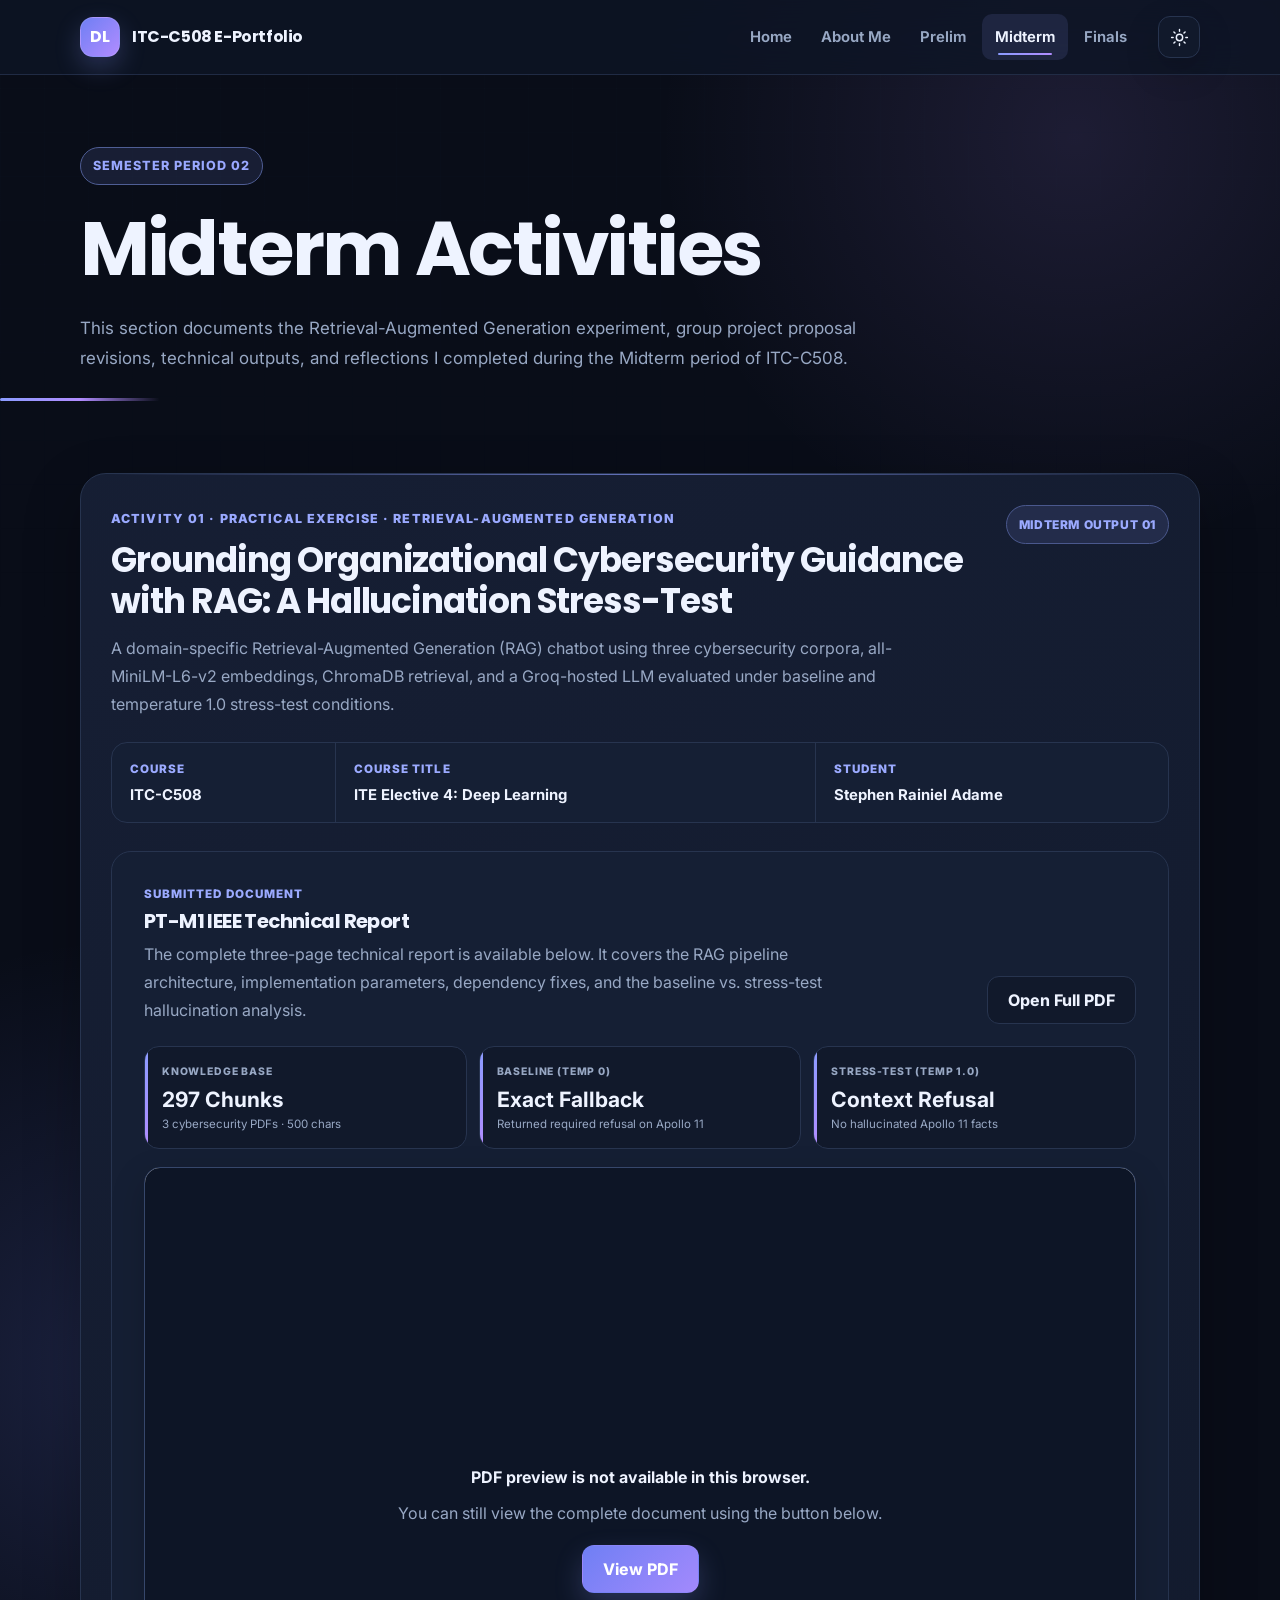
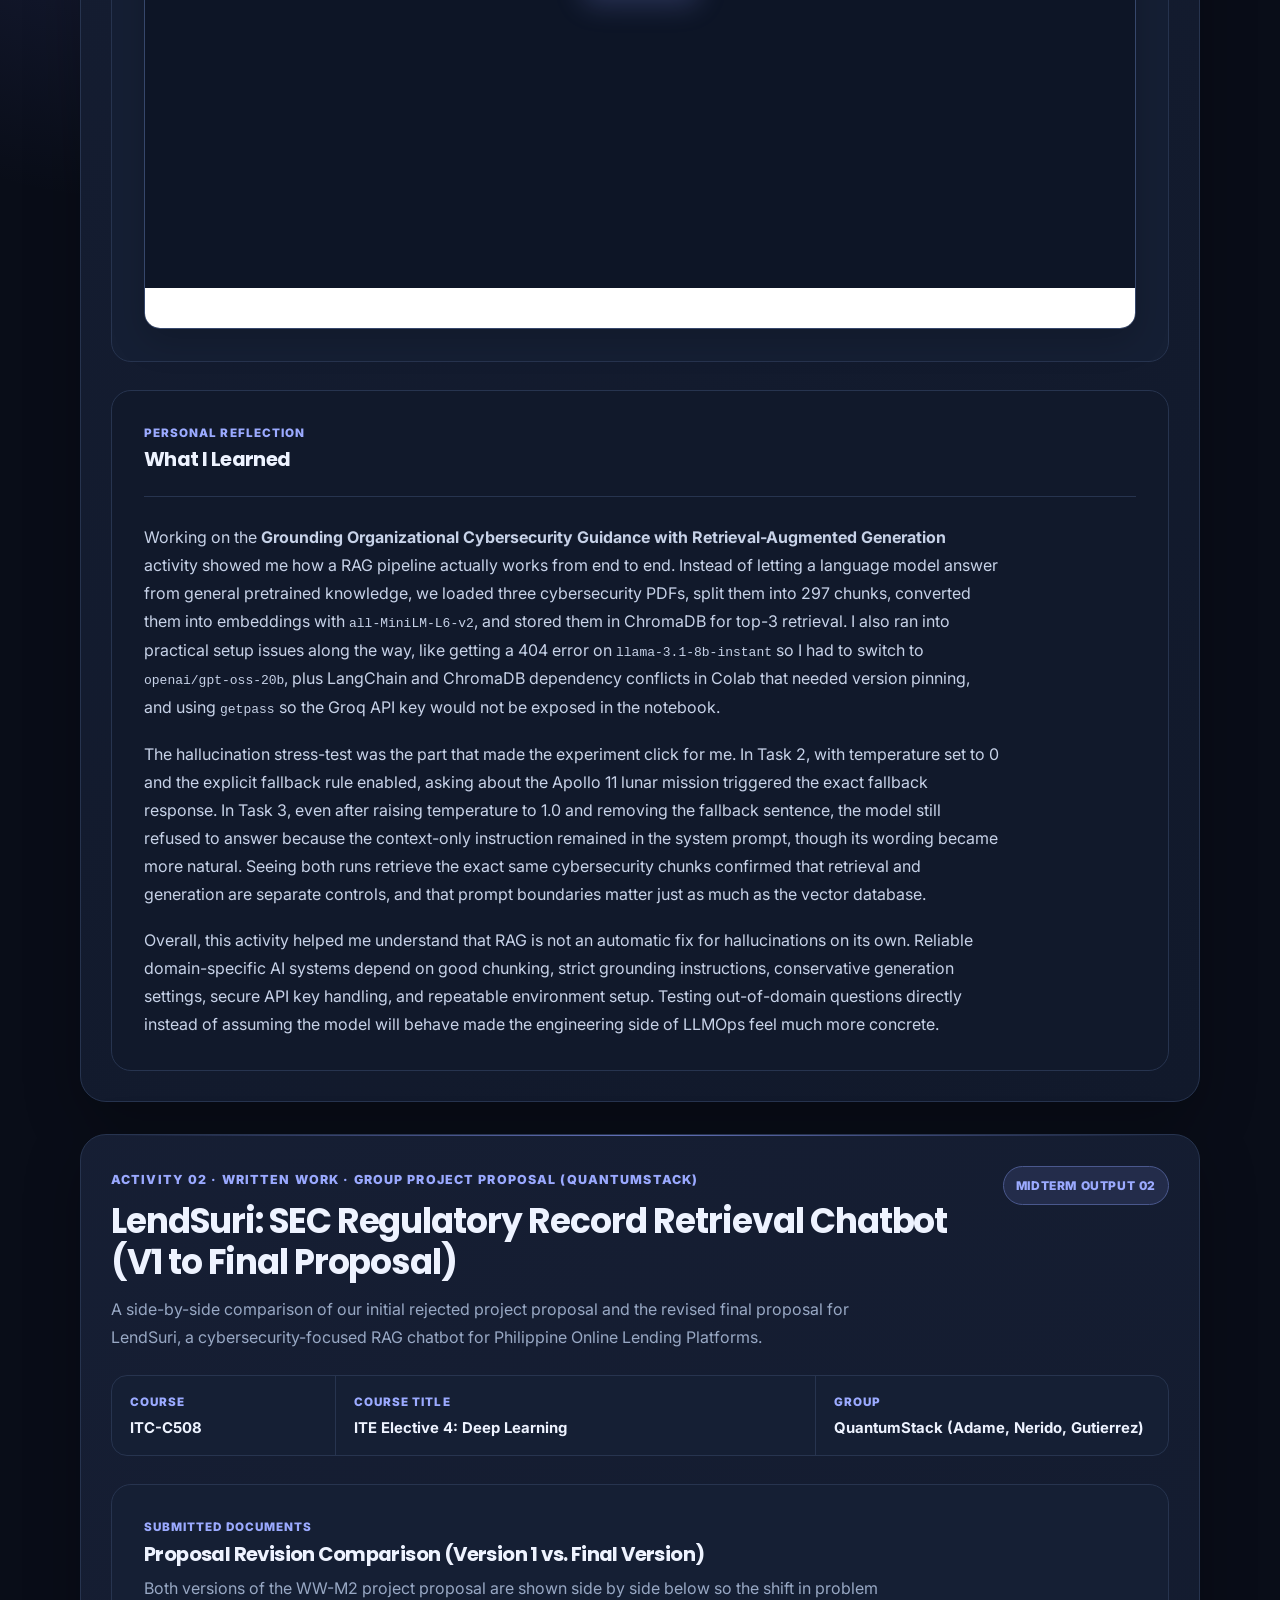
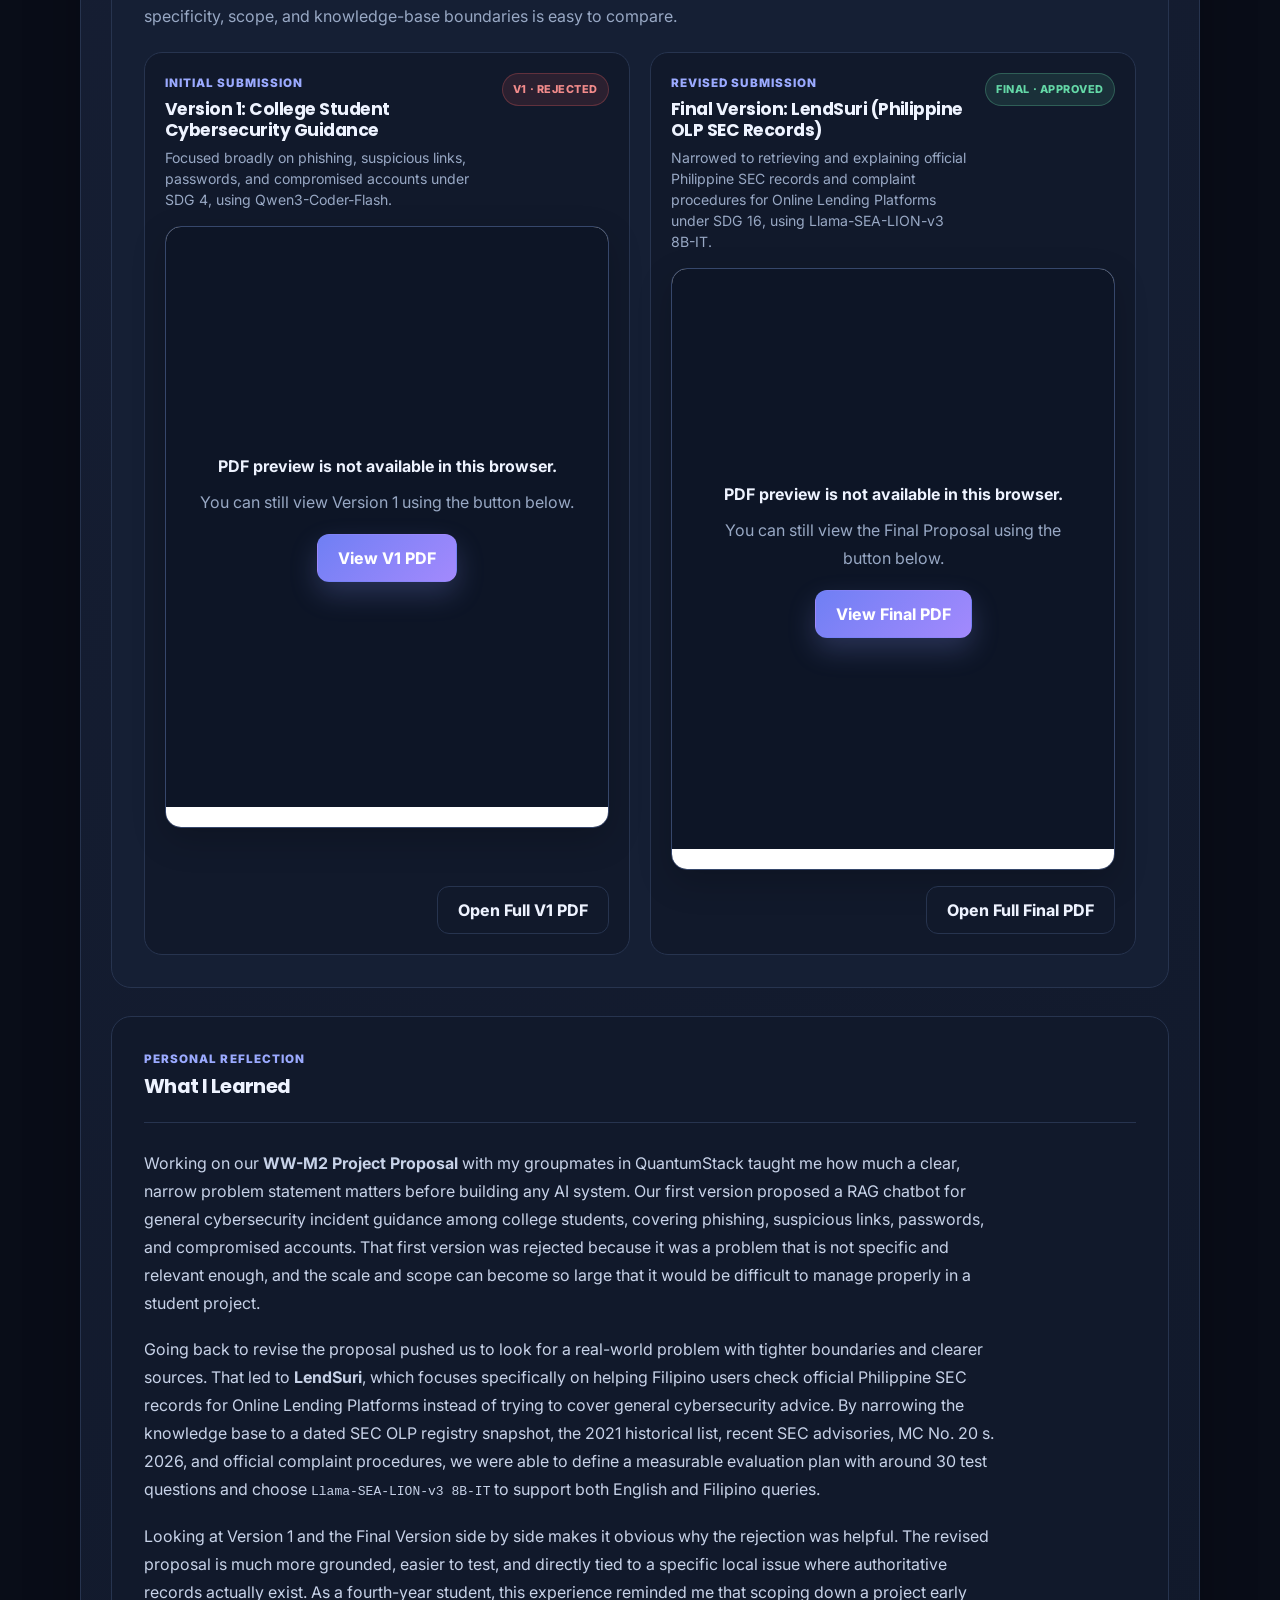
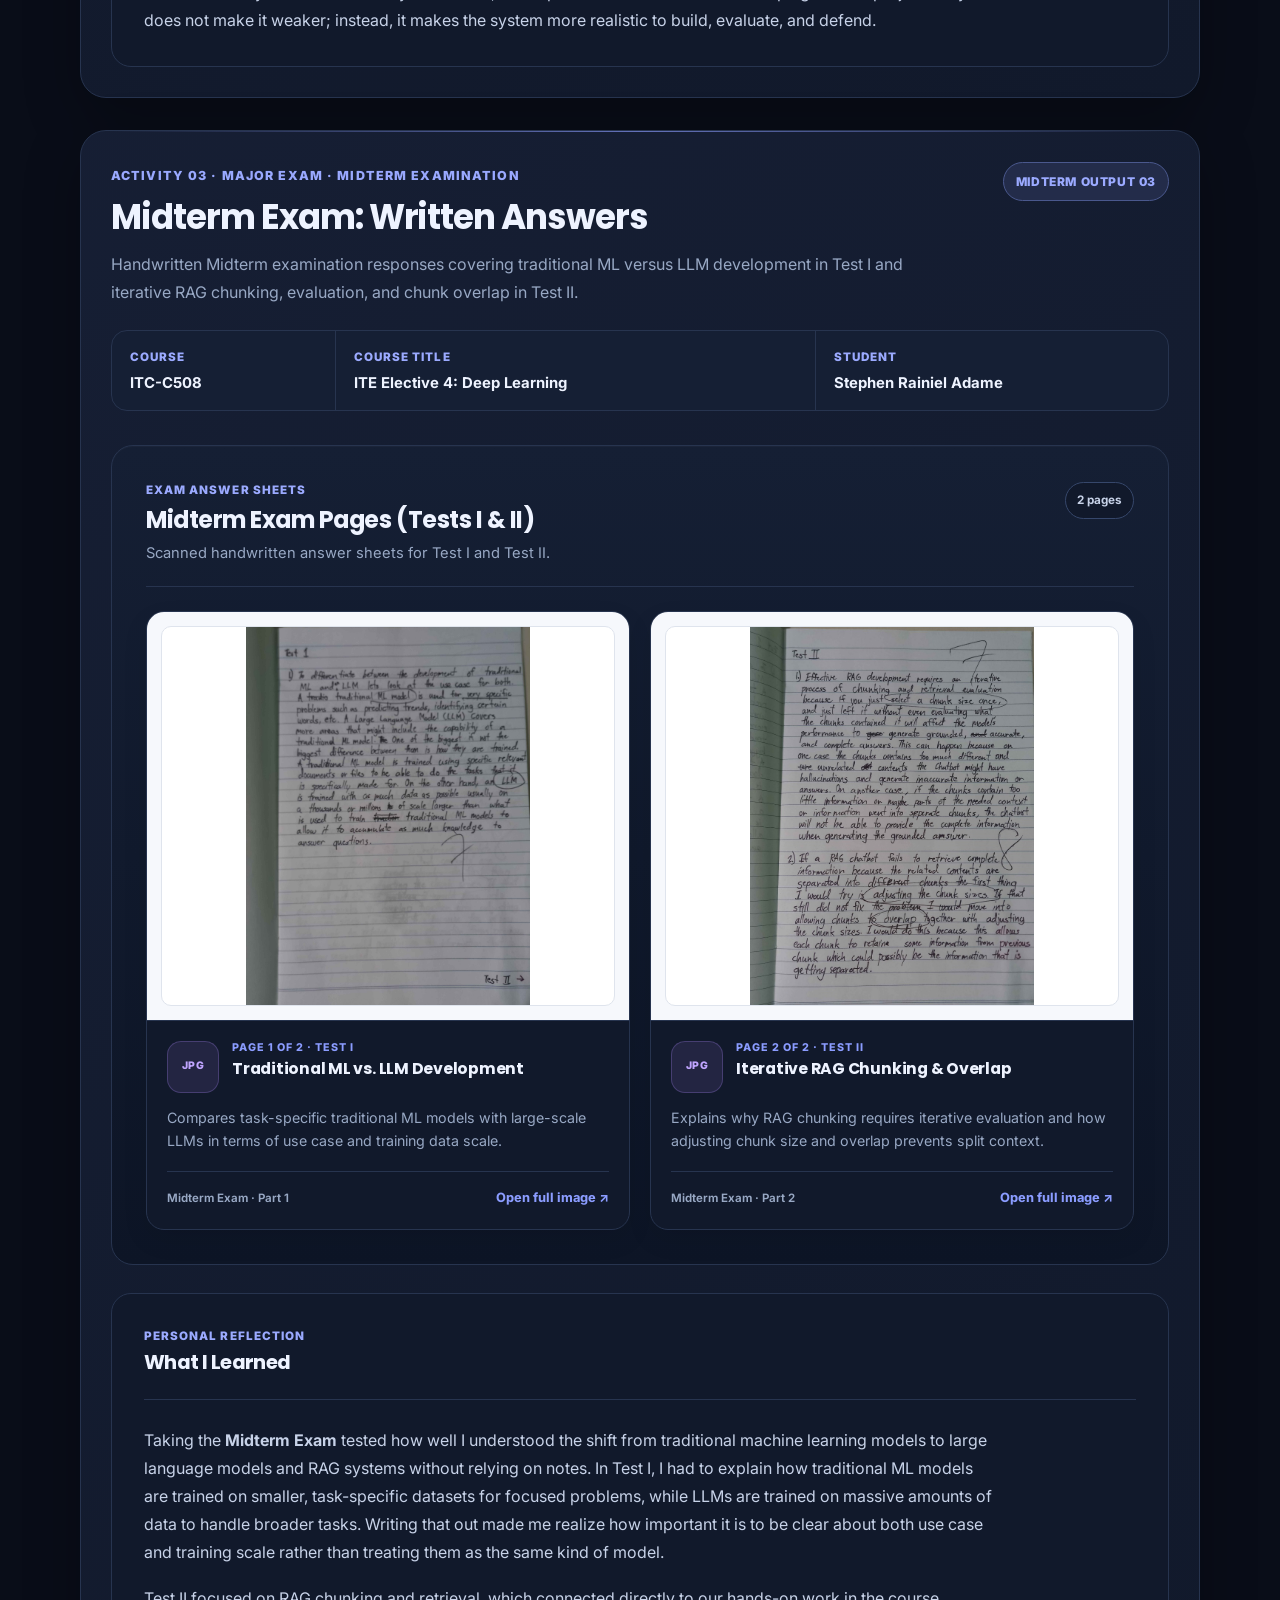
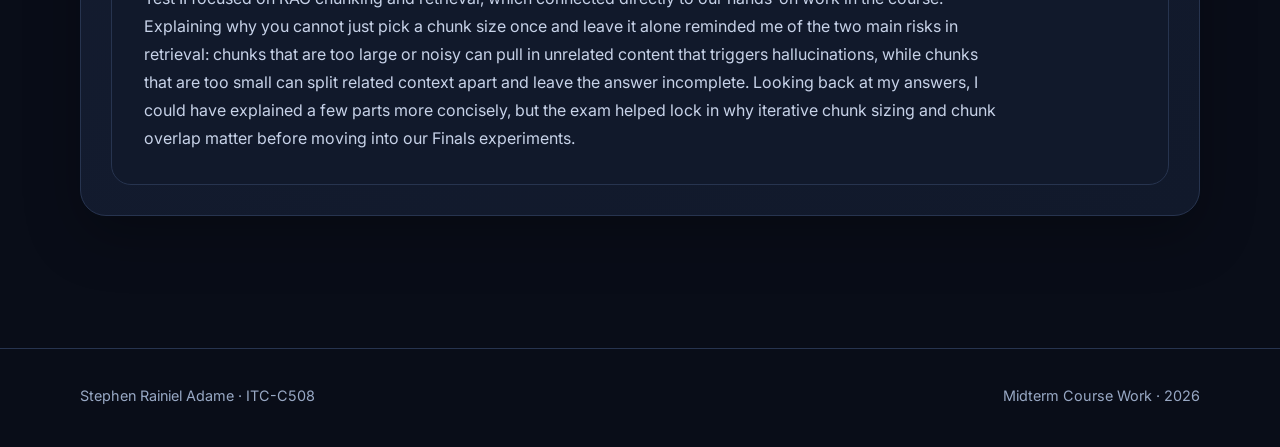
<file: midterm.html>
<!DOCTYPE html>
<html lang="en" data-theme="dark">
<head>
  <meta charset="UTF-8">
  <meta name="viewport" content="width=device-width, initial-scale=1.0">
  <meta name="theme-color" content="#090d18">
  <script>
    (() => {
      const savedTheme = localStorage.getItem('itc508-theme');
      document.documentElement.dataset.theme = savedTheme === 'light' ? 'light' : 'dark';
    })();
  </script>
  <meta name="description" content="Midterm activities, Retrieval-Augmented Generation experiments, project proposals, and reflections for ITC-C508 ITE Elective 4: Deep Learning.">
  <title>Midterm Activities | ITC-C508 E-Portfolio</title>
  <link rel="stylesheet" href="assets/styles.css?v=20260913-2">
</head>
<body>
<header class="site-header">
  <div class="container nav-wrap">
    <a class="brand" href="index.html"><span class="brand-mark">DL</span><span class="brand-text">ITC-C508 E-Portfolio</span></a>
    <button class="menu-button" aria-label="Toggle navigation" aria-expanded="false">☰</button>
    <nav class="nav-links" aria-label="Primary navigation">
      <a href="index.html">Home</a>
      <a href="about.html">About Me</a>
      <a href="prelim.html">Prelim</a>
      <a href="midterm.html">Midterm</a>
      <a href="finals.html">Finals</a>
    </nav>
  </div>
</header>

<main>
  <section class="page-hero prelim-hero">
    <div class="container">
      <span class="eyebrow">Semester Period 02</span>
      <h1>Midterm Activities</h1>
      <p class="lead">This section documents the Retrieval-Augmented Generation experiment, group project proposal revisions, technical outputs, and reflections I completed during the Midterm period of ITC-C508.</p>
    </div>
  </section>

  <section class="section prelim-section">
    <div class="container activity-stack">
      <article class="activity-card academic-entry" id="rag-hallucination-stress-test">
        <div class="activity-header academic-entry-header">
          <div>
            <span class="activity-kicker">Activity 01 · Practical Exercise · Retrieval-Augmented Generation</span>
            <h2>Grounding Organizational Cybersecurity Guidance with RAG: A Hallucination Stress-Test</h2>
            <p class="entry-intro">A domain-specific Retrieval-Augmented Generation (RAG) chatbot using three cybersecurity corpora, all-MiniLM-L6-v2 embeddings, ChromaDB retrieval, and a Groq-hosted LLM evaluated under baseline and temperature 1.0 stress-test conditions.</p>
          </div>
          <span class="entry-status">Midterm Output 01</span>
        </div>

        <div class="entry-meta" aria-label="Activity information">
          <div><span>Course</span><strong>ITC-C508</strong></div>
          <div><span>Course Title</span><strong>ITE Elective 4: Deep Learning</strong></div>
          <div><span>Student</span><strong>Stephen Rainiel Adame</strong></div>
        </div>

        <div class="document-section">
          <div class="document-heading">
            <div>
              <span class="section-label">Submitted Document</span>
              <h3>PT-M1 IEEE Technical Report</h3>
              <p>The complete three-page technical report is available below. It covers the RAG pipeline architecture, implementation parameters, dependency fixes, and the baseline vs. stress-test hallucination analysis.</p>
            </div>
            <a class="btn btn-secondary document-button" href="assets/documents/ADAME_ITCC508_PT_M1_IEEE_RAG.pdf" target="_blank" rel="noopener">Open Full PDF</a>
          </div>

          <div class="experiment-snapshot" aria-label="PT-M1 experiment summary">
            <div>
              <span>Knowledge Base</span>
              <strong>297 Chunks</strong>
              <small>3 cybersecurity PDFs · 500 chars</small>
            </div>
            <div>
              <span>Baseline (Temp 0)</span>
              <strong>Exact Fallback</strong>
              <small>Returned required refusal on Apollo 11</small>
            </div>
            <div>
              <span>Stress-Test (Temp 1.0)</span>
              <strong>Context Refusal</strong>
              <small>No hallucinated Apollo 11 facts</small>
            </div>
          </div>

          <div class="pdf-frame" aria-label="PT-M1 RAG IEEE PDF preview">
            <object data="assets/documents/ADAME_ITCC508_PT_M1_IEEE_RAG.pdf" type="application/pdf">
              <div class="pdf-fallback">
                <strong>PDF preview is not available in this browser.</strong>
                <p>You can still view the complete document using the button below.</p>
                <a class="btn btn-primary" href="assets/documents/ADAME_ITCC508_PT_M1_IEEE_RAG.pdf" target="_blank" rel="noopener">View PDF</a>
              </div>
            </object>
          </div>
        </div>

        <div class="reflection-section">
          <div class="reflection-heading">
            <span class="section-label">Personal Reflection</span>
            <h3>What I Learned</h3>
          </div>

          <div class="reflection-copy">
            <p>Working on the <strong>Grounding Organizational Cybersecurity Guidance with Retrieval-Augmented Generation</strong> activity showed me how a RAG pipeline actually works from end to end. Instead of letting a language model answer from general pretrained knowledge, we loaded three cybersecurity PDFs, split them into 297 chunks, converted them into embeddings with <code>all-MiniLM-L6-v2</code>, and stored them in ChromaDB for top-3 retrieval. I also ran into practical setup issues along the way, like getting a 404 error on <code>llama-3.1-8b-instant</code> so I had to switch to <code>openai/gpt-oss-20b</code>, plus LangChain and ChromaDB dependency conflicts in Colab that needed version pinning, and using <code>getpass</code> so the Groq API key would not be exposed in the notebook.</p>

            <p>The hallucination stress-test was the part that made the experiment click for me. In Task 2, with temperature set to 0 and the explicit fallback rule enabled, asking about the Apollo 11 lunar mission triggered the exact fallback response. In Task 3, even after raising temperature to 1.0 and removing the fallback sentence, the model still refused to answer because the context-only instruction remained in the system prompt, though its wording became more natural. Seeing both runs retrieve the exact same cybersecurity chunks confirmed that retrieval and generation are separate controls, and that prompt boundaries matter just as much as the vector database.</p>

            <p>Overall, this activity helped me understand that RAG is not an automatic fix for hallucinations on its own. Reliable domain-specific AI systems depend on good chunking, strict grounding instructions, conservative generation settings, secure API key handling, and repeatable environment setup. Testing out-of-domain questions directly instead of assuming the model will behave made the engineering side of LLMOps feel much more concrete.</p>
          </div>
        </div>
      </article>

      <article class="activity-card academic-entry" id="project-proposal">
        <div class="activity-header academic-entry-header">
          <div>
            <span class="activity-kicker">Activity 02 · Written Work · Group Project Proposal (QuantumStack)</span>
            <h2>LendSuri: SEC Regulatory Record Retrieval Chatbot (V1 to Final Proposal)</h2>
            <p class="entry-intro">A side-by-side comparison of our initial rejected project proposal and the revised final proposal for LendSuri, a cybersecurity-focused RAG chatbot for Philippine Online Lending Platforms.</p>
          </div>
          <span class="entry-status">Midterm Output 02</span>
        </div>

        <div class="entry-meta" aria-label="Activity information">
          <div><span>Course</span><strong>ITC-C508</strong></div>
          <div><span>Course Title</span><strong>ITE Elective 4: Deep Learning</strong></div>
          <div><span>Group</span><strong>QuantumStack (Adame, Nerido, Gutierrez)</strong></div>
        </div>

        <div class="document-section">
          <div class="document-heading">
            <div>
              <span class="section-label">Submitted Documents</span>
              <h3>Proposal Revision Comparison (Version 1 vs. Final Version)</h3>
              <p>Both versions of the WW-M2 project proposal are shown side by side below so the shift in problem specificity, scope, and knowledge-base boundaries is easy to compare.</p>
            </div>
          </div>

          <div class="proposal-compare-grid">
            <section class="proposal-column" aria-label="Initial Project Proposal Version 1">
              <div class="proposal-column-head">
                <div>
                  <span class="section-label">Initial Submission</span>
                  <h4>Version 1: College Student Cybersecurity Guidance</h4>
                  <p>Focused broadly on phishing, suspicious links, passwords, and compromised accounts under SDG 4, using Qwen3-Coder-Flash.</p>
                </div>
                <span class="proposal-badge proposal-badge-rejected">V1 · Rejected</span>
              </div>

              <div class="pdf-frame" aria-label="WW-M2 Project Proposal Version 1 PDF preview">
                <object data="assets/documents/QuantumStack_WW-M2-Project-Proposal-V1.pdf" type="application/pdf">
                  <div class="pdf-fallback">
                    <strong>PDF preview is not available in this browser.</strong>
                    <p>You can still view Version 1 using the button below.</p>
                    <a class="btn btn-primary" href="assets/documents/QuantumStack_WW-M2-Project-Proposal-V1.pdf" target="_blank" rel="noopener">View V1 PDF</a>
                  </div>
                </object>
              </div>

              <div class="proposal-column-actions">
                <a class="btn btn-secondary" href="assets/documents/QuantumStack_WW-M2-Project-Proposal-V1.pdf" target="_blank" rel="noopener">Open Full V1 PDF</a>
              </div>
            </section>

            <section class="proposal-column" aria-label="Final Project Proposal">
              <div class="proposal-column-head">
                <div>
                  <span class="section-label">Revised Submission</span>
                  <h4>Final Version: LendSuri (Philippine OLP SEC Records)</h4>
                  <p>Narrowed to retrieving and explaining official Philippine SEC records and complaint procedures for Online Lending Platforms under SDG 16, using Llama-SEA-LION-v3 8B-IT.</p>
                </div>
                <span class="proposal-badge proposal-badge-accepted">Final · Approved</span>
              </div>

              <div class="pdf-frame" aria-label="WW-M2 Final Project Proposal PDF preview">
                <object data="assets/documents/QuantumStack_WW-M2-Project-Proposal-Final.pdf" type="application/pdf">
                  <div class="pdf-fallback">
                    <strong>PDF preview is not available in this browser.</strong>
                    <p>You can still view the Final Proposal using the button below.</p>
                    <a class="btn btn-primary" href="assets/documents/QuantumStack_WW-M2-Project-Proposal-Final.pdf" target="_blank" rel="noopener">View Final PDF</a>
                  </div>
                </object>
              </div>

              <div class="proposal-column-actions">
                <a class="btn btn-secondary" href="assets/documents/QuantumStack_WW-M2-Project-Proposal-Final.pdf" target="_blank" rel="noopener">Open Full Final PDF</a>
              </div>
            </section>
          </div>
        </div>

        <div class="reflection-section">
          <div class="reflection-heading">
            <span class="section-label">Personal Reflection</span>
            <h3>What I Learned</h3>
          </div>

          <div class="reflection-copy">
            <p>Working on our <strong>WW-M2 Project Proposal</strong> with my groupmates in QuantumStack taught me how much a clear, narrow problem statement matters before building any AI system. Our first version proposed a RAG chatbot for general cybersecurity incident guidance among college students, covering phishing, suspicious links, passwords, and compromised accounts. That first version was rejected because it was a problem that is not specific and relevant enough, and the scale and scope can become so large that it would be difficult to manage properly in a student project.</p>

            <p>Going back to revise the proposal pushed us to look for a real-world problem with tighter boundaries and clearer sources. That led to <strong>LendSuri</strong>, which focuses specifically on helping Filipino users check official Philippine SEC records for Online Lending Platforms instead of trying to cover general cybersecurity advice. By narrowing the knowledge base to a dated SEC OLP registry snapshot, the 2021 historical list, recent SEC advisories, MC No. 20 s. 2026, and official complaint procedures, we were able to define a measurable evaluation plan with around 30 test questions and choose <code>Llama-SEA-LION-v3 8B-IT</code> to support both English and Filipino queries.</p>

            <p>Looking at Version 1 and the Final Version side by side makes it obvious why the rejection was helpful. The revised proposal is much more grounded, easier to test, and directly tied to a specific local issue where authoritative records actually exist. As a fourth-year student, this experience reminded me that scoping down a project early does not make it weaker; instead, it makes the system more realistic to build, evaluate, and defend.</p>
          </div>
        </div>
      </article>

      <article class="activity-card academic-entry" id="midterm-exam">
        <div class="activity-header academic-entry-header">
          <div>
            <span class="activity-kicker">Activity 03 · Major Exam · Midterm Examination</span>
            <h2>Midterm Exam: Written Answers</h2>
            <p class="entry-intro">Handwritten Midterm examination responses covering traditional ML versus LLM development in Test I and iterative RAG chunking, evaluation, and chunk overlap in Test II.</p>
          </div>
          <span class="entry-status">Midterm Output 03</span>
        </div>

        <div class="entry-meta" aria-label="Activity information">
          <div><span>Course</span><strong>ITC-C508</strong></div>
          <div><span>Course Title</span><strong>ITE Elective 4: Deep Learning</strong></div>
          <div><span>Student</span><strong>Stephen Rainiel Adame</strong></div>
        </div>

        <div class="supporting-section artifact-section">
          <div class="supporting-heading artifact-heading">
            <div>
              <span class="section-label">Exam Answer Sheets</span>
              <h3>Midterm Exam Pages (Tests I &amp; II)</h3>
              <p>Scanned handwritten answer sheets for Test I and Test II.</p>
            </div>
            <span class="artifact-count">2 pages</span>
          </div>

          <div class="proposal-compare-grid">
            <article class="artifact-card artifact-card-visual">
              <div class="artifact-preview">
                <img src="assets/supporting/Midterm-Exam-Pt1.jpg" alt="Midterm Exam Part 1 handwritten answer for Test I differentiating traditional ML and LLM development" loading="lazy">
              </div>
              <div class="artifact-card-body">
                <div class="artifact-title-row">
                  <span class="file-badge image-badge">JPG</span>
                  <div>
                    <span class="resource-type">Page 1 of 2 · Test I</span>
                    <h4>Traditional ML vs. LLM Development</h4>
                  </div>
                </div>
                <p>Compares task-specific traditional ML models with large-scale LLMs in terms of use case and training data scale.</p>
                <div class="artifact-actions">
                  <span class="artifact-note">Midterm Exam · Part 1</span>
                  <a class="artifact-link" href="assets/supporting/Midterm-Exam-Pt1.jpg" target="_blank" rel="noopener">Open full image <span aria-hidden="true">↗</span></a>
                </div>
              </div>
            </article>

            <article class="artifact-card artifact-card-visual">
              <div class="artifact-preview">
                <img src="assets/supporting/Midterm-Exam-Pt2.jpg" alt="Midterm Exam Part 2 handwritten answers for Test II on iterative RAG chunking and chunk overlap" loading="lazy">
              </div>
              <div class="artifact-card-body">
                <div class="artifact-title-row">
                  <span class="file-badge image-badge">JPG</span>
                  <div>
                    <span class="resource-type">Page 2 of 2 · Test II</span>
                    <h4>Iterative RAG Chunking &amp; Overlap</h4>
                  </div>
                </div>
                <p>Explains why RAG chunking requires iterative evaluation and how adjusting chunk size and overlap prevents split context.</p>
                <div class="artifact-actions">
                  <span class="artifact-note">Midterm Exam · Part 2</span>
                  <a class="artifact-link" href="assets/supporting/Midterm-Exam-Pt2.jpg" target="_blank" rel="noopener">Open full image <span aria-hidden="true">↗</span></a>
                </div>
              </div>
            </article>
          </div>
        </div>

        <div class="reflection-section">
          <div class="reflection-heading">
            <span class="section-label">Personal Reflection</span>
            <h3>What I Learned</h3>
          </div>

          <div class="reflection-copy">
            <p>Taking the <strong>Midterm Exam</strong> tested how well I understood the shift from traditional machine learning models to large language models and RAG systems without relying on notes. In Test I, I had to explain how traditional ML models are trained on smaller, task-specific datasets for focused problems, while LLMs are trained on massive amounts of data to handle broader tasks. Writing that out made me realize how important it is to be clear about both use case and training scale rather than treating them as the same kind of model.</p>

            <p>Test II focused on RAG chunking and retrieval, which connected directly to our hands-on work in the course. Explaining why you cannot just pick a chunk size once and leave it alone reminded me of the two main risks in retrieval: chunks that are too large or noisy can pull in unrelated content that triggers hallucinations, while chunks that are too small can split related context apart and leave the answer incomplete. Looking back at my answers, I could have explained a few parts more concisely, but the exam helped lock in why iterative chunk sizing and chunk overlap matter before moving into our Finals experiments.</p>
          </div>
        </div>
      </article>
    </div>
  </section>
</main>

<footer class="site-footer">
  <div class="container footer-row">
    <span>Stephen Rainiel Adame · ITC-C508</span>
    <span>Midterm Course Work · <span data-year></span></span>
  </div>
</footer>
<script src="assets/script.js?v=20260913-2"></script>
</body>
</html>
</file>
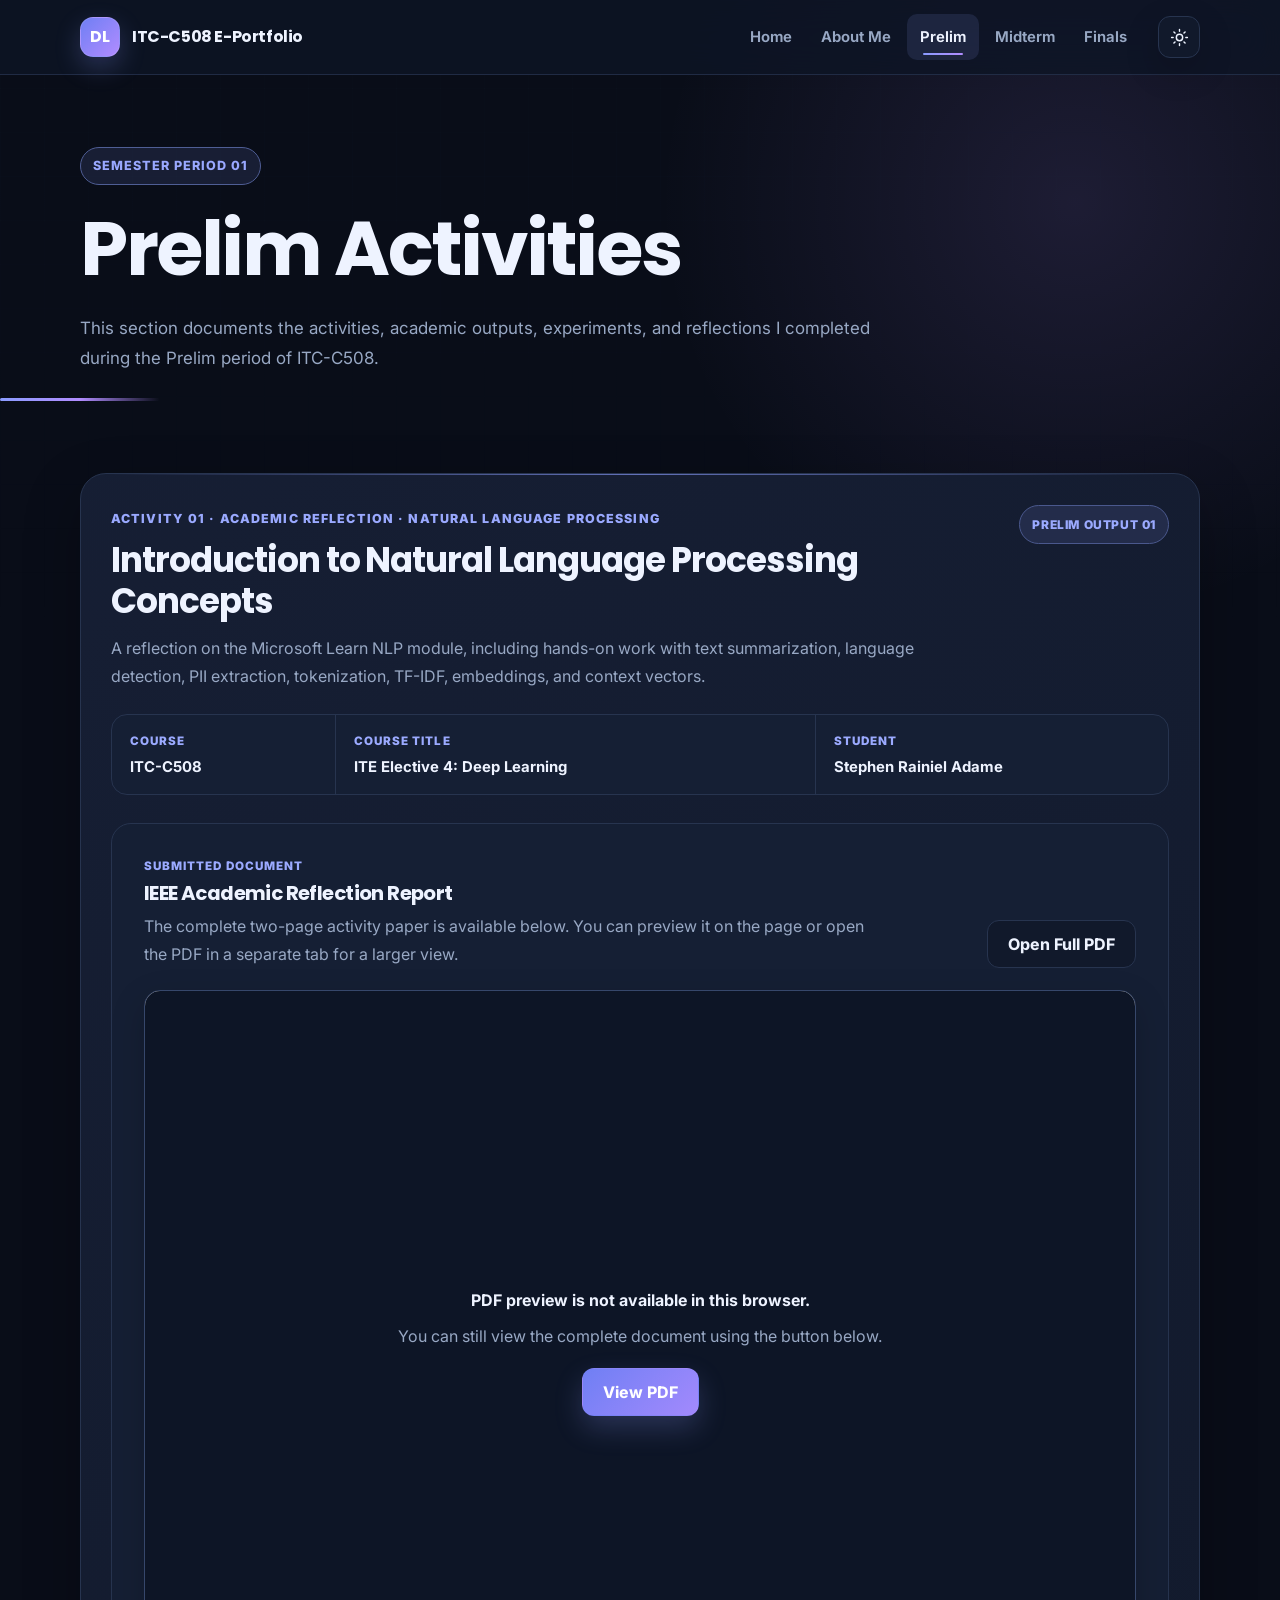
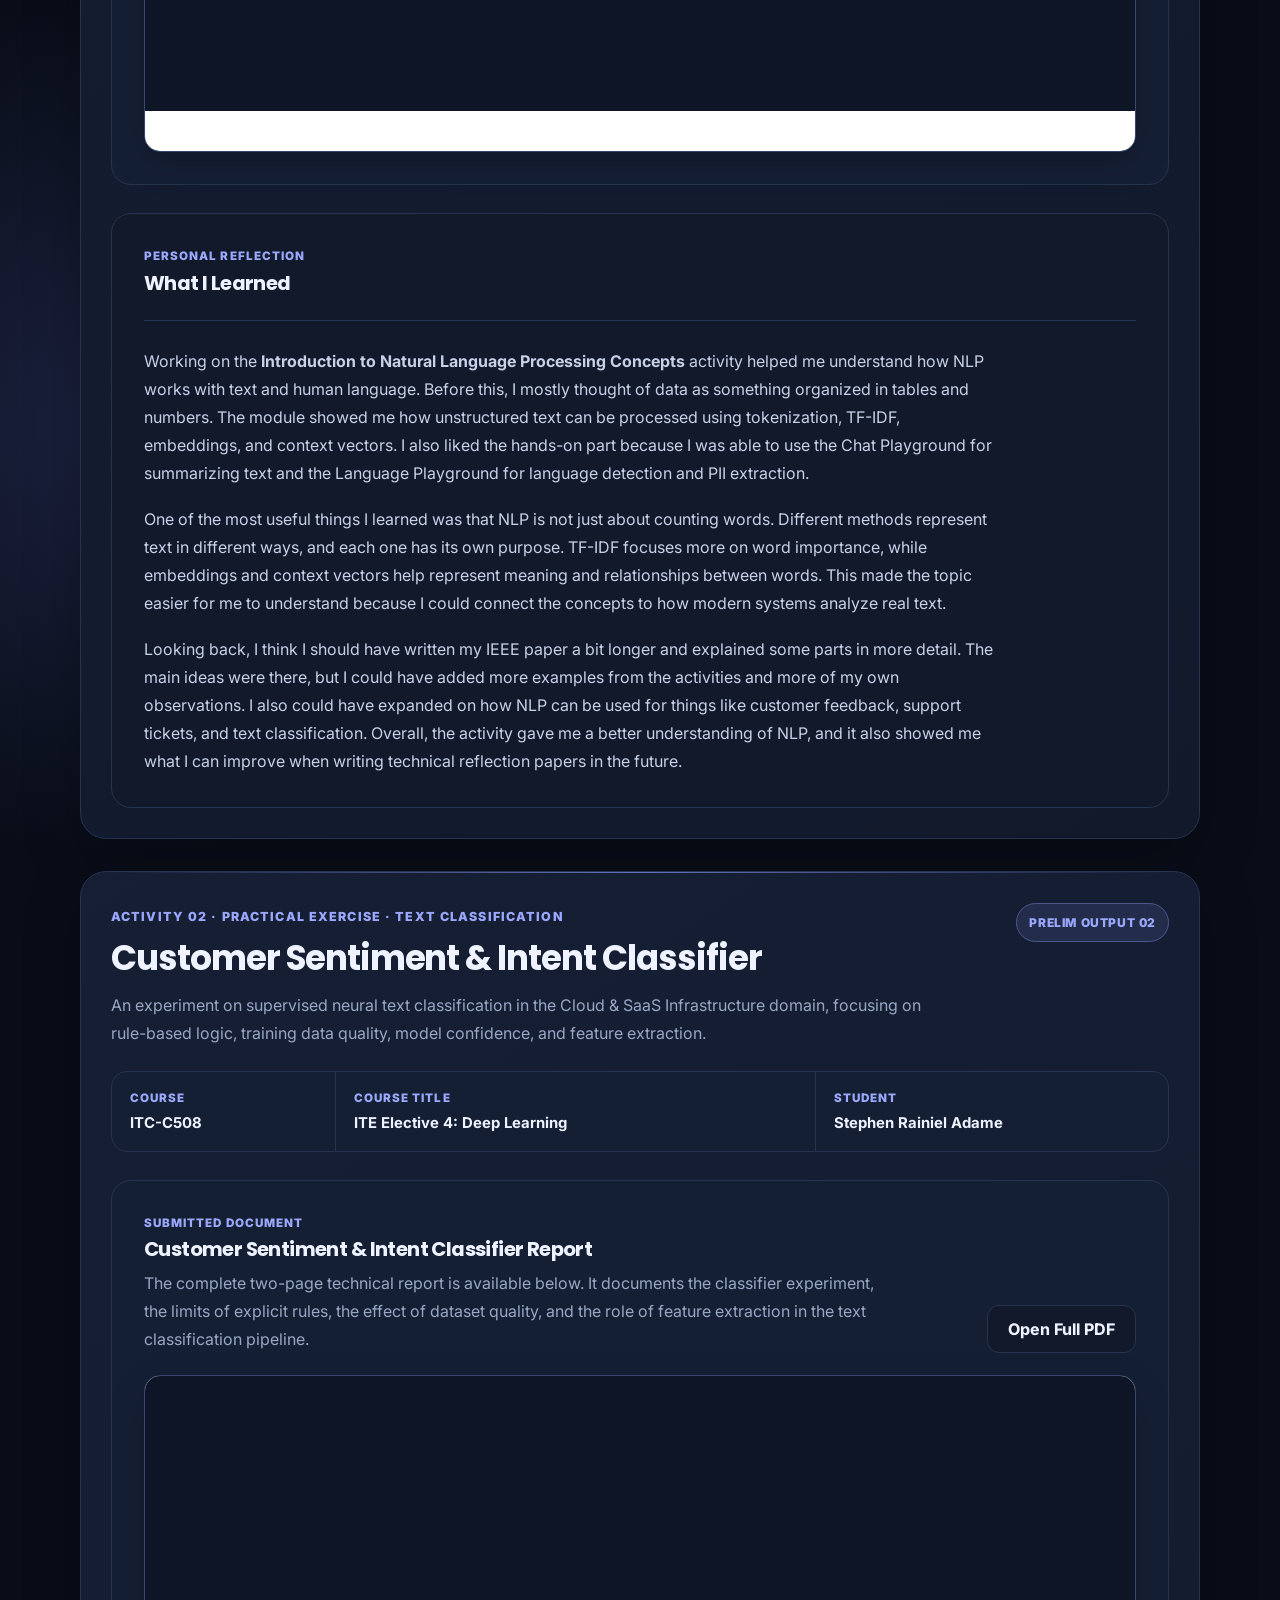
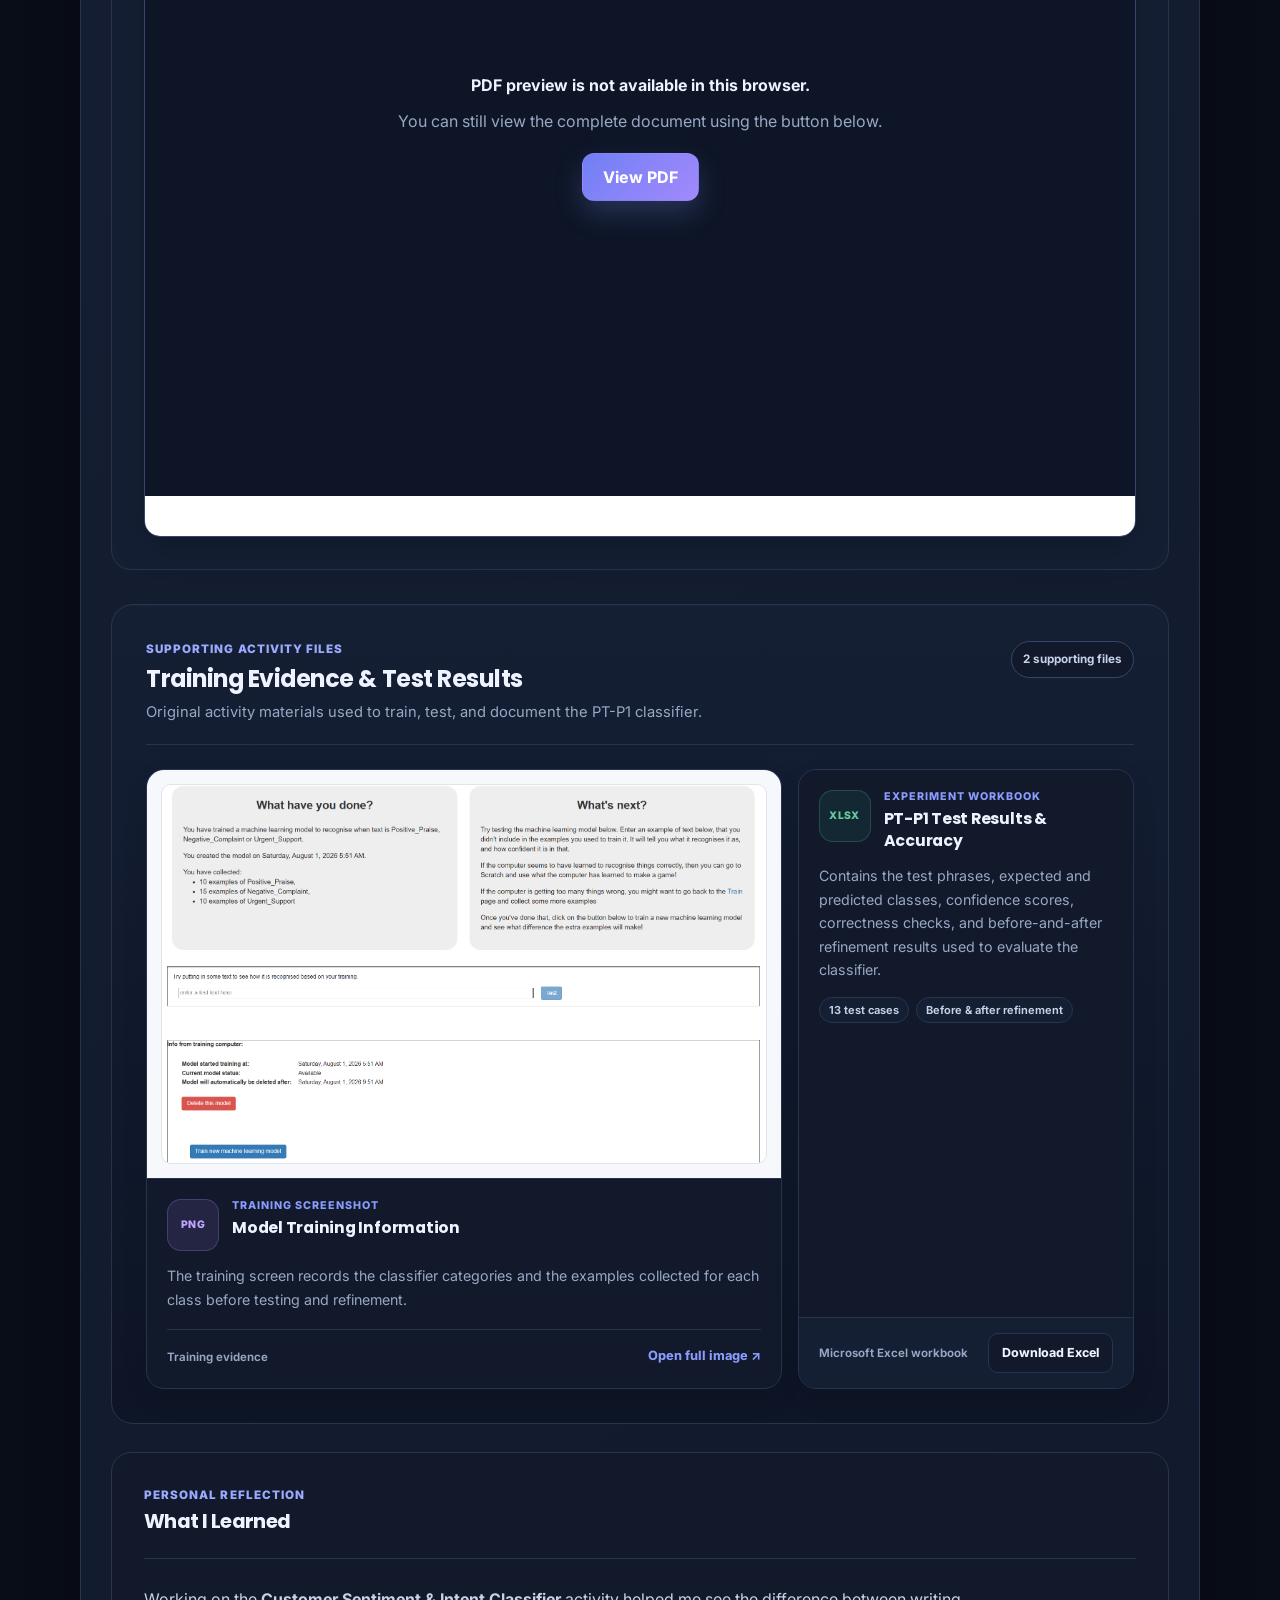
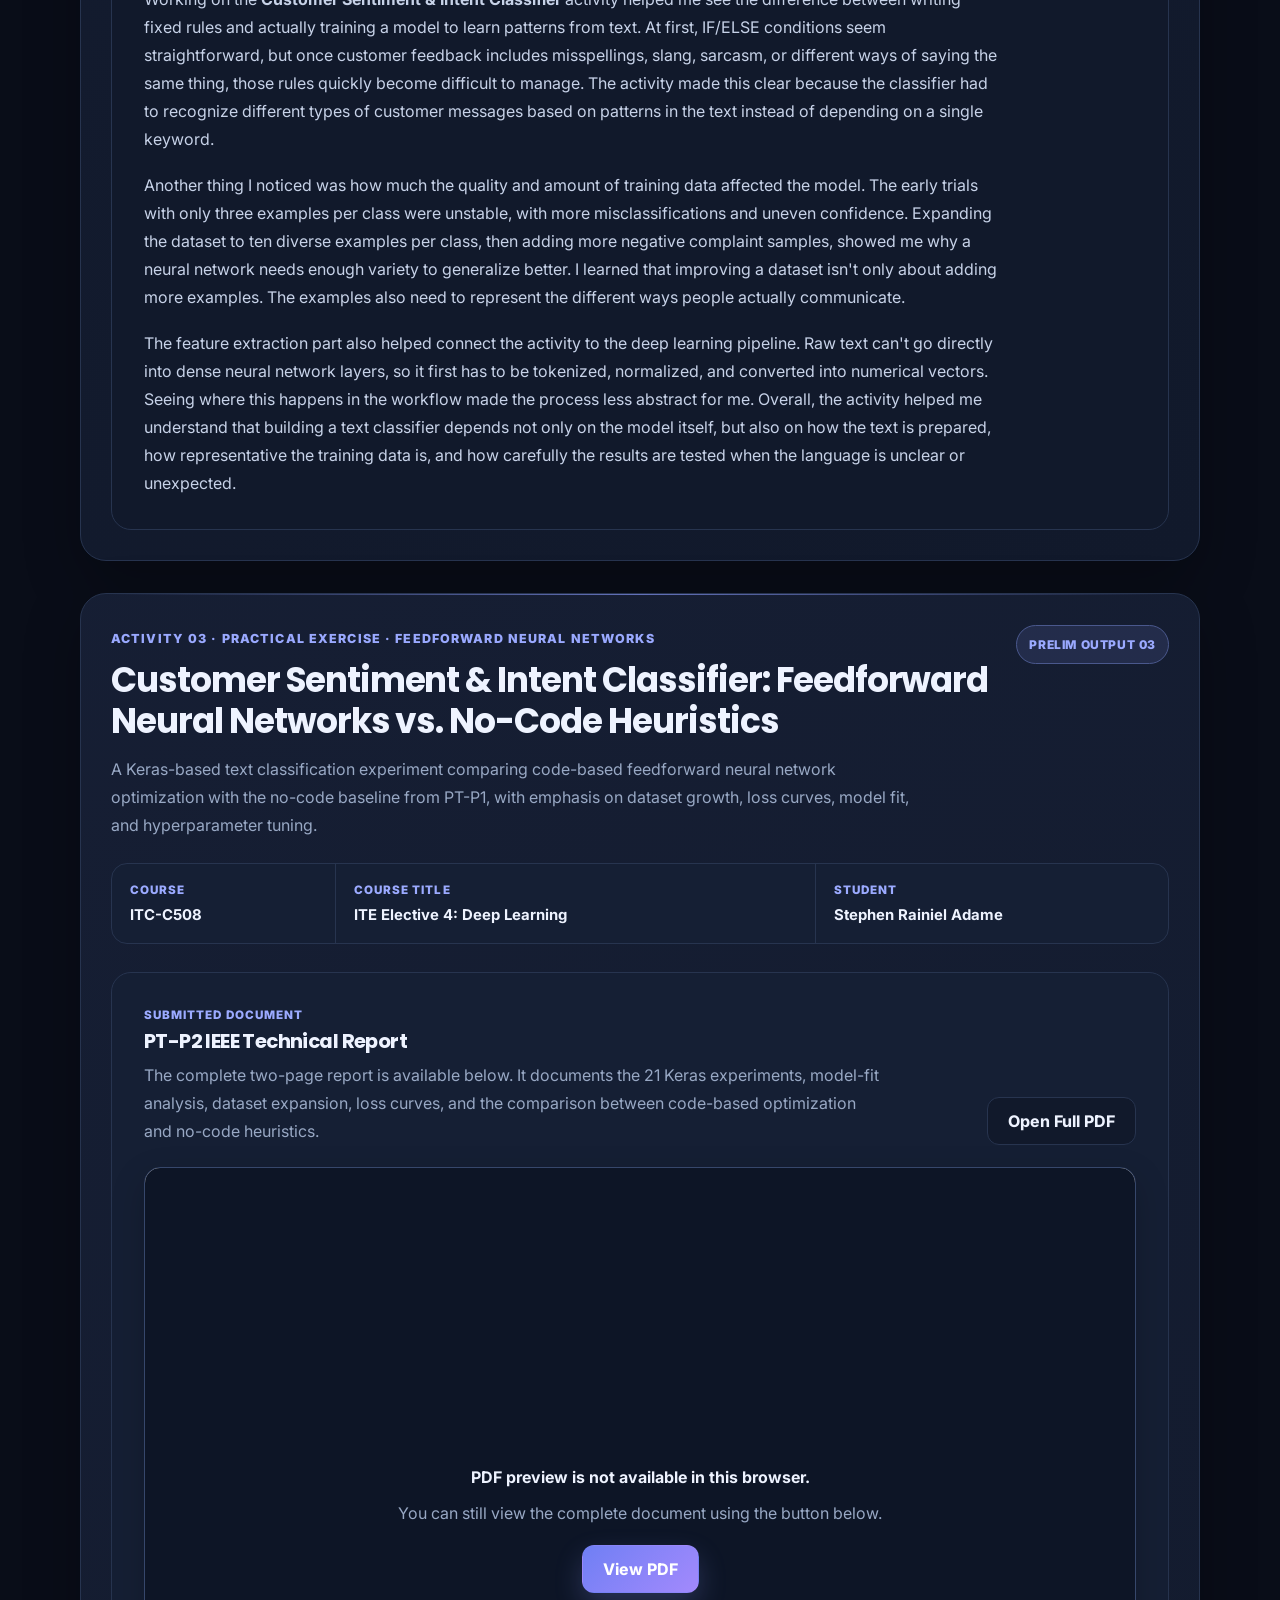
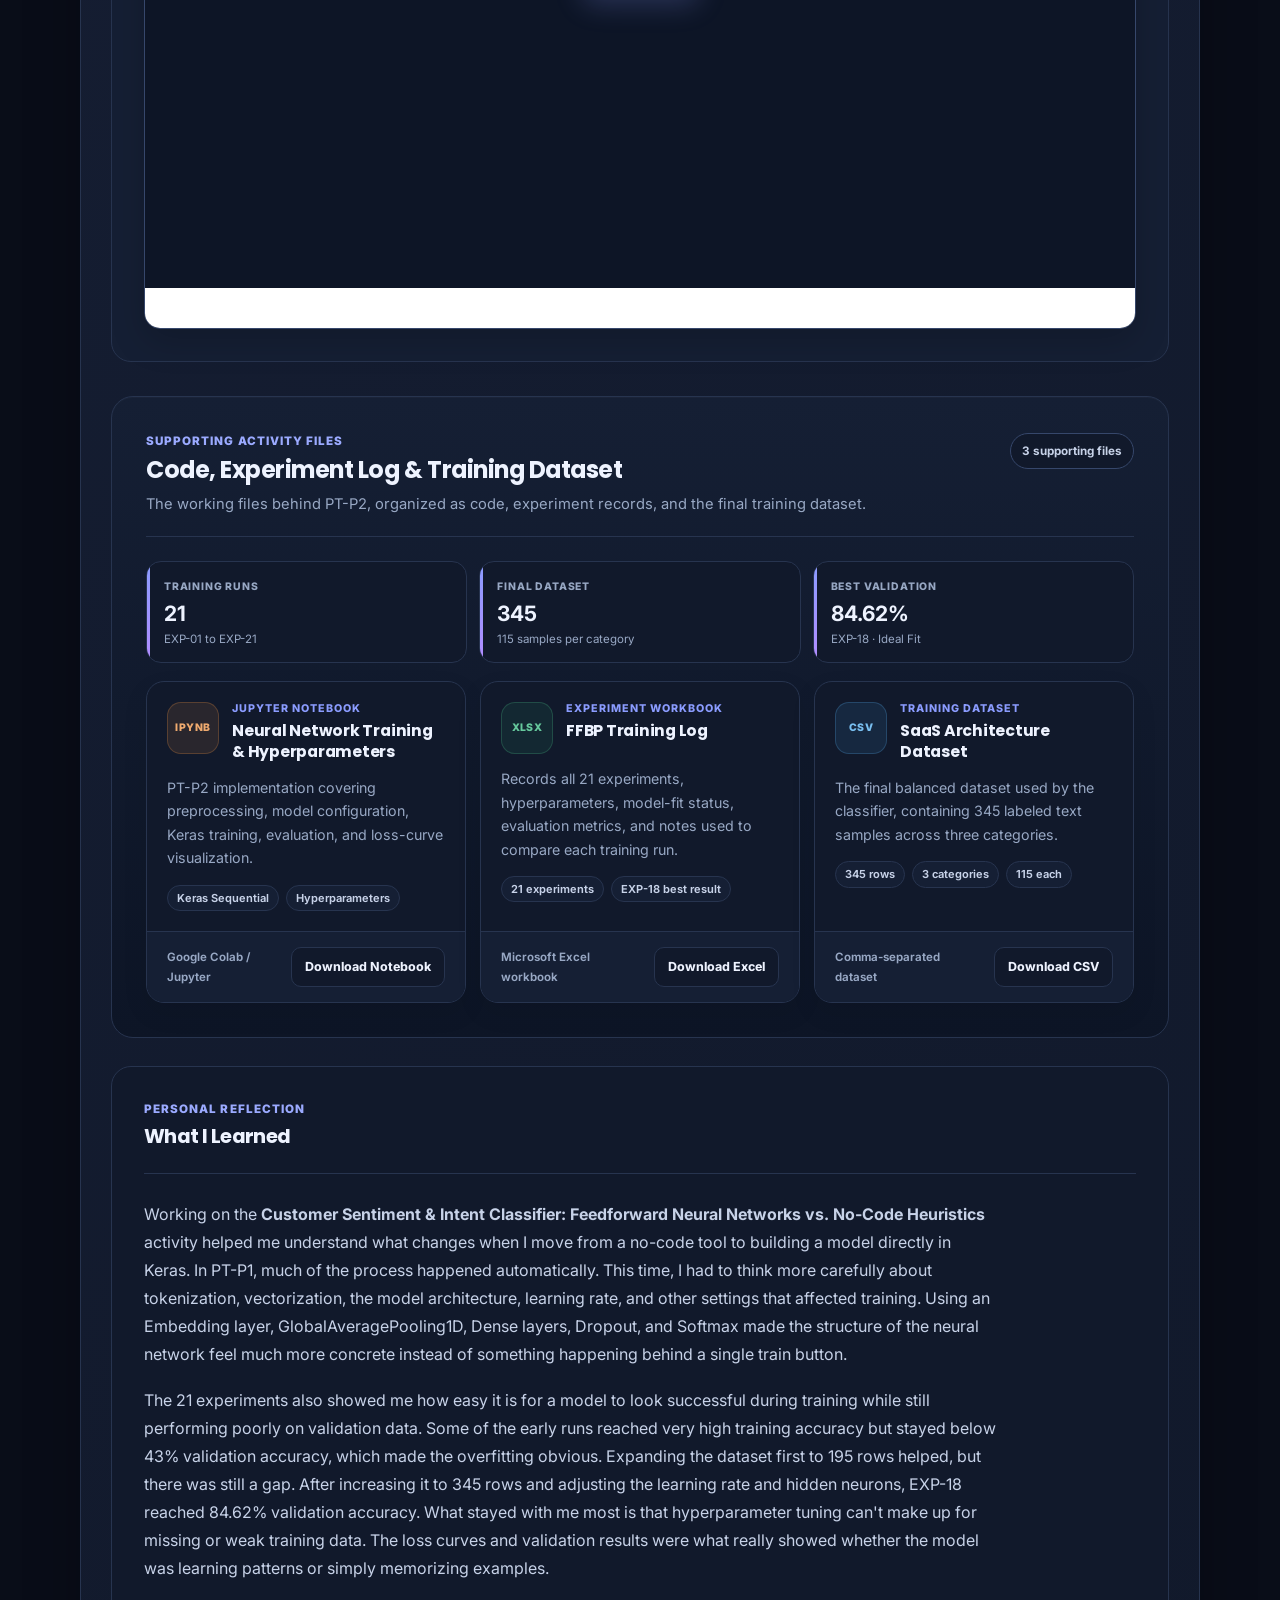
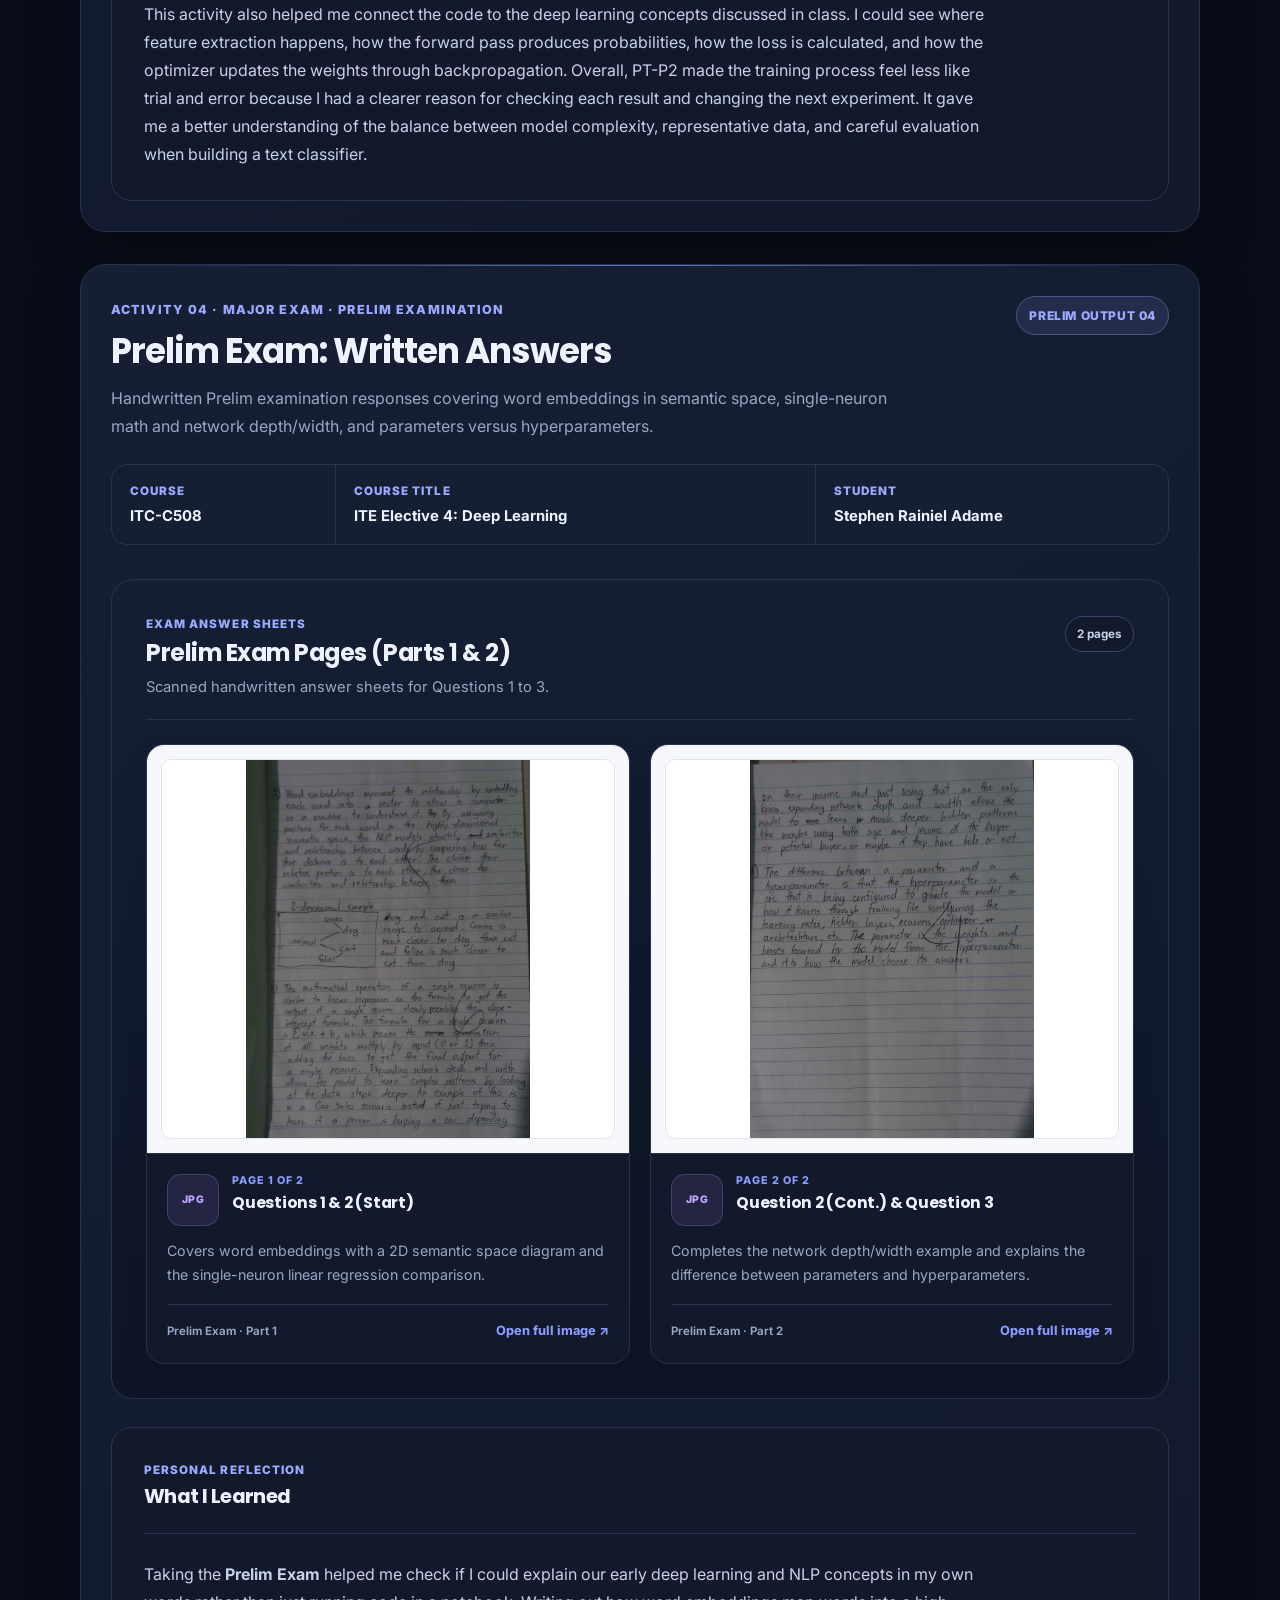
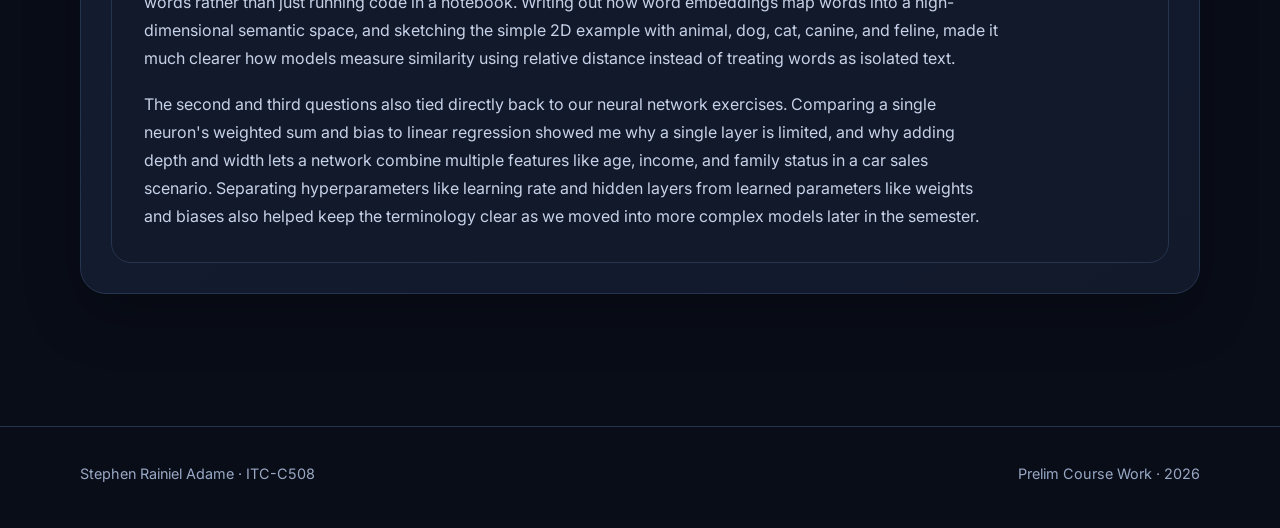
<file: prelim.html>
<!DOCTYPE html>
<html lang="en" data-theme="dark">
<head>
  <meta charset="UTF-8">
  <meta name="viewport" content="width=device-width, initial-scale=1.0">
  <meta name="theme-color" content="#090d18">
  <script>
    (() => {
      const savedTheme = localStorage.getItem('itc508-theme');
      document.documentElement.dataset.theme = savedTheme === 'light' ? 'light' : 'dark';
    })();
  </script>
  <meta name="description" content="Prelim activities, academic outputs, and reflections for ITC-C508 ITE Elective 4: Deep Learning.">
  <title>Prelim Activities | ITC-C508 E-Portfolio</title>
  <link rel="stylesheet" href="assets/styles.css?v=20260913-2">
</head>
<body>
<header class="site-header">
  <div class="container nav-wrap">
    <a class="brand" href="index.html"><span class="brand-mark">DL</span><span class="brand-text">ITC-C508 E-Portfolio</span></a>
    <button class="menu-button" aria-label="Toggle navigation" aria-expanded="false">☰</button>
    <nav class="nav-links" aria-label="Primary navigation">
      <a href="index.html">Home</a>
      <a href="about.html">About Me</a>
      <a href="prelim.html">Prelim</a>
      <a href="midterm.html">Midterm</a>
      <a href="finals.html">Finals</a>
    </nav>
  </div>
</header>

<main>
  <section class="page-hero prelim-hero">
    <div class="container">
      <span class="eyebrow">Semester Period 01</span>
      <h1>Prelim Activities</h1>
      <p class="lead">This section documents the activities, academic outputs, experiments, and reflections I completed during the Prelim period of ITC-C508.</p>
    </div>
  </section>

  <section class="section prelim-section">
    <div class="container activity-stack">
      <article class="activity-card academic-entry" id="nlp-reflection">
        <div class="activity-header academic-entry-header">
          <div>
            <span class="activity-kicker">Activity 01 · Academic Reflection · Natural Language Processing</span>
            <h2>Introduction to Natural Language Processing Concepts</h2>
            <p class="entry-intro">A reflection on the Microsoft Learn NLP module, including hands-on work with text summarization, language detection, PII extraction, tokenization, TF-IDF, embeddings, and context vectors.</p>
          </div>
          <span class="entry-status">Prelim Output 01</span>
        </div>

        <div class="entry-meta" aria-label="Activity information">
          <div><span>Course</span><strong>ITC-C508</strong></div>
          <div><span>Course Title</span><strong>ITE Elective 4: Deep Learning</strong></div>
          <div><span>Student</span><strong>Stephen Rainiel Adame</strong></div>
        </div>

        <div class="document-section">
          <div class="document-heading">
            <div>
              <span class="section-label">Submitted Document</span>
              <h3>IEEE Academic Reflection Report</h3>
              <p>The complete two-page activity paper is available below. You can preview it on the page or open the PDF in a separate tab for a larger view.</p>
            </div>
            <a class="btn btn-secondary document-button" href="assets/documents/ADAME_WW-P2-Introduction-to-NLP-Concepts.pdf" target="_blank" rel="noopener">Open Full PDF</a>
          </div>

          <div class="pdf-frame" aria-label="PDF preview">
            <object data="assets/documents/ADAME_WW-P2-Introduction-to-NLP-Concepts.pdf" type="application/pdf">
              <div class="pdf-fallback">
                <strong>PDF preview is not available in this browser.</strong>
                <p>You can still view the complete document using the button below.</p>
                <a class="btn btn-primary" href="assets/documents/ADAME_WW-P2-Introduction-to-NLP-Concepts.pdf" target="_blank" rel="noopener">View PDF</a>
              </div>
            </object>
          </div>
        </div>

        <div class="reflection-section">
          <div class="reflection-heading">
            <span class="section-label">Personal Reflection</span>
            <h3>What I Learned</h3>
          </div>

          <div class="reflection-copy">
            <p>Working on the <strong>Introduction to Natural Language Processing Concepts</strong> activity helped me understand how NLP works with text and human language. Before this, I mostly thought of data as something organized in tables and numbers. The module showed me how unstructured text can be processed using tokenization, TF-IDF, embeddings, and context vectors. I also liked the hands-on part because I was able to use the Chat Playground for summarizing text and the Language Playground for language detection and PII extraction.</p>

            <p>One of the most useful things I learned was that NLP is not just about counting words. Different methods represent text in different ways, and each one has its own purpose. TF-IDF focuses more on word importance, while embeddings and context vectors help represent meaning and relationships between words. This made the topic easier for me to understand because I could connect the concepts to how modern systems analyze real text.</p>

            <p>Looking back, I think I should have written my IEEE paper a bit longer and explained some parts in more detail. The main ideas were there, but I could have added more examples from the activities and more of my own observations. I also could have expanded on how NLP can be used for things like customer feedback, support tickets, and text classification. Overall, the activity gave me a better understanding of NLP, and it also showed me what I can improve when writing technical reflection papers in the future.</p>
          </div>
        </div>
      </article>



      <article class="activity-card academic-entry" id="customer-sentiment-classifier">
        <div class="activity-header academic-entry-header">
          <div>
            <span class="activity-kicker">Activity 02 · Practical Exercise · Text Classification</span>
            <h2>Customer Sentiment &amp; Intent Classifier</h2>
            <p class="entry-intro">An experiment on supervised neural text classification in the Cloud &amp; SaaS Infrastructure domain, focusing on rule-based logic, training data quality, model confidence, and feature extraction.</p>
          </div>
          <span class="entry-status">Prelim Output 02</span>
        </div>

        <div class="entry-meta" aria-label="Activity information">
          <div><span>Course</span><strong>ITC-C508</strong></div>
          <div><span>Course Title</span><strong>ITE Elective 4: Deep Learning</strong></div>
          <div><span>Student</span><strong>Stephen Rainiel Adame</strong></div>
        </div>

        <div class="document-section">
          <div class="document-heading">
            <div>
              <span class="section-label">Submitted Document</span>
              <h3>Customer Sentiment &amp; Intent Classifier Report</h3>
              <p>The complete two-page technical report is available below. It documents the classifier experiment, the limits of explicit rules, the effect of dataset quality, and the role of feature extraction in the text classification pipeline.</p>
            </div>
            <a class="btn btn-secondary document-button" href="assets/documents/Exercise-PT-P1-ADAME.pdf" target="_blank" rel="noopener">Open Full PDF</a>
          </div>

          <div class="pdf-frame" aria-label="Customer Sentiment and Intent Classifier PDF preview">
            <object data="assets/documents/Exercise-PT-P1-ADAME.pdf" type="application/pdf">
              <div class="pdf-fallback">
                <strong>PDF preview is not available in this browser.</strong>
                <p>You can still view the complete document using the button below.</p>
                <a class="btn btn-primary" href="assets/documents/Exercise-PT-P1-ADAME.pdf" target="_blank" rel="noopener">View PDF</a>
              </div>
            </object>
          </div>
        </div>

        <div class="supporting-section artifact-section">
          <div class="supporting-heading artifact-heading">
            <div>
              <span class="section-label">Supporting Activity Files</span>
              <h3>Training Evidence &amp; Test Results</h3>
              <p>Original activity materials used to train, test, and document the PT-P1 classifier.</p>
            </div>
            <span class="artifact-count">2 supporting files</span>
          </div>

          <div class="artifact-layout artifact-layout-featured">
            <article class="artifact-card artifact-card-visual">
              <div class="artifact-preview">
                <img src="assets/supporting/PT-P1-Model-Info.png" alt="PT-P1 machine learning model information showing the trained Positive Praise, Negative Complaint, and Urgent Support classes" loading="lazy">
              </div>
              <div class="artifact-card-body">
                <div class="artifact-title-row">
                  <span class="file-badge image-badge">PNG</span>
                  <div>
                    <span class="resource-type">Training Screenshot</span>
                    <h4>Model Training Information</h4>
                  </div>
                </div>
                <p>The training screen records the classifier categories and the examples collected for each class before testing and refinement.</p>
                <div class="artifact-actions">
                  <span class="artifact-note">Training evidence</span>
                  <a class="artifact-link" href="assets/supporting/PT-P1-Model-Info.png" target="_blank" rel="noopener">Open full image <span aria-hidden="true">↗</span></a>
                </div>
              </div>
            </article>

            <article class="artifact-card artifact-card-file">
              <div class="artifact-card-body">
                <div class="artifact-title-row">
                  <span class="file-badge excel-badge">XLSX</span>
                  <div>
                    <span class="resource-type">Experiment Workbook</span>
                    <h4>PT-P1 Test Results &amp; Accuracy</h4>
                  </div>
                </div>
                <p>Contains the test phrases, expected and predicted classes, confidence scores, correctness checks, and before-and-after refinement results used to evaluate the classifier.</p>
                <div class="resource-meta compact-meta">
                  <span>13 test cases</span>
                  <span>Before &amp; after refinement</span>
                </div>
              </div>
              <div class="artifact-card-footer">
                <span class="artifact-note">Microsoft Excel workbook</span>
                <a class="btn btn-secondary resource-download" href="assets/supporting/PT-P1-Test-Results.xlsx" download>Download Excel</a>
              </div>
            </article>
          </div>
        </div>

        <div class="reflection-section">
          <div class="reflection-heading">
            <span class="section-label">Personal Reflection</span>
            <h3>What I Learned</h3>
          </div>

          <div class="reflection-copy">
            <p>Working on the <strong>Customer Sentiment &amp; Intent Classifier</strong> activity helped me see the difference between writing fixed rules and actually training a model to learn patterns from text. At first, IF/ELSE conditions seem straightforward, but once customer feedback includes misspellings, slang, sarcasm, or different ways of saying the same thing, those rules quickly become difficult to manage. The activity made this clear because the classifier had to recognize different types of customer messages based on patterns in the text instead of depending on a single keyword.</p>

            <p>Another thing I noticed was how much the quality and amount of training data affected the model. The early trials with only three examples per class were unstable, with more misclassifications and uneven confidence. Expanding the dataset to ten diverse examples per class, then adding more negative complaint samples, showed me why a neural network needs enough variety to generalize better. I learned that improving a dataset isn't only about adding more examples. The examples also need to represent the different ways people actually communicate.</p>

            <p>The feature extraction part also helped connect the activity to the deep learning pipeline. Raw text can't go directly into dense neural network layers, so it first has to be tokenized, normalized, and converted into numerical vectors. Seeing where this happens in the workflow made the process less abstract for me. Overall, the activity helped me understand that building a text classifier depends not only on the model itself, but also on how the text is prepared, how representative the training data is, and how carefully the results are tested when the language is unclear or unexpected.</p>
          </div>
        </div>
      </article>

      <article class="activity-card academic-entry" id="feedforward-vs-no-code">
        <div class="activity-header academic-entry-header">
          <div>
            <span class="activity-kicker">Activity 03 · Practical Exercise · Feedforward Neural Networks</span>
            <h2>Customer Sentiment &amp; Intent Classifier: Feedforward Neural Networks vs. No-Code Heuristics</h2>
            <p class="entry-intro">A Keras-based text classification experiment comparing code-based feedforward neural network optimization with the no-code baseline from PT-P1, with emphasis on dataset growth, loss curves, model fit, and hyperparameter tuning.</p>
          </div>
          <span class="entry-status">Prelim Output 03</span>
        </div>

        <div class="entry-meta" aria-label="Activity information">
          <div><span>Course</span><strong>ITC-C508</strong></div>
          <div><span>Course Title</span><strong>ITE Elective 4: Deep Learning</strong></div>
          <div><span>Student</span><strong>Stephen Rainiel Adame</strong></div>
        </div>

        <div class="document-section">
          <div class="document-heading">
            <div>
              <span class="section-label">Submitted Document</span>
              <h3>PT-P2 IEEE Technical Report</h3>
              <p>The complete two-page report is available below. It documents the 21 Keras experiments, model-fit analysis, dataset expansion, loss curves, and the comparison between code-based optimization and no-code heuristics.</p>
            </div>
            <a class="btn btn-secondary document-button" href="assets/documents/ADAME_PT-P2-IEEE.pdf" target="_blank" rel="noopener">Open Full PDF</a>
          </div>

          <div class="pdf-frame" aria-label="PT-P2 Feedforward Neural Network IEEE PDF preview">
            <object data="assets/documents/ADAME_PT-P2-IEEE.pdf" type="application/pdf">
              <div class="pdf-fallback">
                <strong>PDF preview is not available in this browser.</strong>
                <p>You can still view the complete document using the button below.</p>
                <a class="btn btn-primary" href="assets/documents/ADAME_PT-P2-IEEE.pdf" target="_blank" rel="noopener">View PDF</a>
              </div>
            </object>
          </div>
        </div>

        <div class="supporting-section artifact-section ptp2-supporting">
          <div class="supporting-heading artifact-heading">
            <div>
              <span class="section-label">Supporting Activity Files</span>
              <h3>Code, Experiment Log &amp; Training Dataset</h3>
              <p>The working files behind PT-P2, organized as code, experiment records, and the final training dataset.</p>
            </div>
            <span class="artifact-count">3 supporting files</span>
          </div>

          <div class="experiment-snapshot" aria-label="PT-P2 experiment summary">
            <div>
              <span>Training Runs</span>
              <strong>21</strong>
              <small>EXP-01 to EXP-21</small>
            </div>
            <div>
              <span>Final Dataset</span>
              <strong>345</strong>
              <small>115 samples per category</small>
            </div>
            <div>
              <span>Best Validation</span>
              <strong>84.62%</strong>
              <small>EXP-18 · Ideal Fit</small>
            </div>
          </div>

          <div class="resource-grid">
            <article class="artifact-card artifact-card-file">
              <div class="artifact-card-body">
                <div class="artifact-title-row">
                  <span class="file-badge notebook-badge">IPYNB</span>
                  <div>
                    <span class="resource-type">Jupyter Notebook</span>
                    <h4>Neural Network Training &amp; Hyperparameters</h4>
                  </div>
                </div>
                <p>PT-P2 implementation covering preprocessing, model configuration, Keras training, evaluation, and loss-curve visualization.</p>
                <div class="resource-meta compact-meta">
                  <span>Keras Sequential</span>
                  <span>Hyperparameters</span>
                </div>
              </div>
              <div class="artifact-card-footer">
                <span class="artifact-note">Google Colab / Jupyter</span>
                <a class="btn btn-secondary resource-download" href="assets/supporting/PT-P2-Neural-Network-Training.ipynb" download>Download Notebook</a>
              </div>
            </article>

            <article class="artifact-card artifact-card-file">
              <div class="artifact-card-body">
                <div class="artifact-title-row">
                  <span class="file-badge excel-badge">XLSX</span>
                  <div>
                    <span class="resource-type">Experiment Workbook</span>
                    <h4>FFBP Training Log</h4>
                  </div>
                </div>
                <p>Records all 21 experiments, hyperparameters, model-fit status, evaluation metrics, and notes used to compare each training run.</p>
                <div class="resource-meta compact-meta">
                  <span>21 experiments</span>
                  <span>EXP-18 best result</span>
                </div>
              </div>
              <div class="artifact-card-footer">
                <span class="artifact-note">Microsoft Excel workbook</span>
                <a class="btn btn-secondary resource-download" href="assets/supporting/PT-P2-FFBP-Training-Log.xlsx" download>Download Excel</a>
              </div>
            </article>

            <article class="artifact-card artifact-card-file">
              <div class="artifact-card-body">
                <div class="artifact-title-row">
                  <span class="file-badge csv-badge">CSV</span>
                  <div>
                    <span class="resource-type">Training Dataset</span>
                    <h4>SaaS Architecture Dataset</h4>
                  </div>
                </div>
                <p>The final balanced dataset used by the classifier, containing 345 labeled text samples across three categories.</p>
                <div class="resource-meta compact-meta">
                  <span>345 rows</span>
                  <span>3 categories</span>
                  <span>115 each</span>
                </div>
              </div>
              <div class="artifact-card-footer">
                <span class="artifact-note">Comma-separated dataset</span>
                <a class="btn btn-secondary resource-download" href="assets/supporting/SaaS-Architecture-Dataset.csv" download>Download CSV</a>
              </div>
            </article>
          </div>
        </div>
        <div class="reflection-section">
          <div class="reflection-heading">
            <span class="section-label">Personal Reflection</span>
            <h3>What I Learned</h3>
          </div>

          <div class="reflection-copy">
            <p>Working on the <strong>Customer Sentiment &amp; Intent Classifier: Feedforward Neural Networks vs. No-Code Heuristics</strong> activity helped me understand what changes when I move from a no-code tool to building a model directly in Keras. In PT-P1, much of the process happened automatically. This time, I had to think more carefully about tokenization, vectorization, the model architecture, learning rate, and other settings that affected training. Using an Embedding layer, GlobalAveragePooling1D, Dense layers, Dropout, and Softmax made the structure of the neural network feel much more concrete instead of something happening behind a single train button.</p>

            <p>The 21 experiments also showed me how easy it is for a model to look successful during training while still performing poorly on validation data. Some of the early runs reached very high training accuracy but stayed below 43% validation accuracy, which made the overfitting obvious. Expanding the dataset first to 195 rows helped, but there was still a gap. After increasing it to 345 rows and adjusting the learning rate and hidden neurons, EXP-18 reached 84.62% validation accuracy. What stayed with me most is that hyperparameter tuning can't make up for missing or weak training data. The loss curves and validation results were what really showed whether the model was learning patterns or simply memorizing examples.</p>

            <p>This activity also helped me connect the code to the deep learning concepts discussed in class. I could see where feature extraction happens, how the forward pass produces probabilities, how the loss is calculated, and how the optimizer updates the weights through backpropagation. Overall, PT-P2 made the training process feel less like trial and error because I had a clearer reason for checking each result and changing the next experiment. It gave me a better understanding of the balance between model complexity, representative data, and careful evaluation when building a text classifier.</p>
          </div>
        </div>
      </article>

      <article class="activity-card academic-entry" id="prelim-exam">
        <div class="activity-header academic-entry-header">
          <div>
            <span class="activity-kicker">Activity 04 · Major Exam · Prelim Examination</span>
            <h2>Prelim Exam: Written Answers</h2>
            <p class="entry-intro">Handwritten Prelim examination responses covering word embeddings in semantic space, single-neuron math and network depth/width, and parameters versus hyperparameters.</p>
          </div>
          <span class="entry-status">Prelim Output 04</span>
        </div>

        <div class="entry-meta" aria-label="Activity information">
          <div><span>Course</span><strong>ITC-C508</strong></div>
          <div><span>Course Title</span><strong>ITE Elective 4: Deep Learning</strong></div>
          <div><span>Student</span><strong>Stephen Rainiel Adame</strong></div>
        </div>

        <div class="supporting-section artifact-section">
          <div class="supporting-heading artifact-heading">
            <div>
              <span class="section-label">Exam Answer Sheets</span>
              <h3>Prelim Exam Pages (Parts 1 &amp; 2)</h3>
              <p>Scanned handwritten answer sheets for Questions 1 to 3.</p>
            </div>
            <span class="artifact-count">2 pages</span>
          </div>

          <div class="proposal-compare-grid">
            <article class="artifact-card artifact-card-visual">
              <div class="artifact-preview">
                <img src="assets/supporting/Prelim-Exam-Pt1.jpg" alt="Prelim Exam Part 1 handwritten answers for Question 1 on word embeddings and Question 2 on single neuron math" loading="lazy">
              </div>
              <div class="artifact-card-body">
                <div class="artifact-title-row">
                  <span class="file-badge image-badge">JPG</span>
                  <div>
                    <span class="resource-type">Page 1 of 2</span>
                    <h4>Questions 1 &amp; 2 (Start)</h4>
                  </div>
                </div>
                <p>Covers word embeddings with a 2D semantic space diagram and the single-neuron linear regression comparison.</p>
                <div class="artifact-actions">
                  <span class="artifact-note">Prelim Exam · Part 1</span>
                  <a class="artifact-link" href="assets/supporting/Prelim-Exam-Pt1.jpg" target="_blank" rel="noopener">Open full image <span aria-hidden="true">↗</span></a>
                </div>
              </div>
            </article>

            <article class="artifact-card artifact-card-visual">
              <div class="artifact-preview">
                <img src="assets/supporting/Prelim-Exam-Pt2.jpg" alt="Prelim Exam Part 2 handwritten answers continuing Question 2 and answering Question 3 on parameters vs hyperparameters" loading="lazy">
              </div>
              <div class="artifact-card-body">
                <div class="artifact-title-row">
                  <span class="file-badge image-badge">JPG</span>
                  <div>
                    <span class="resource-type">Page 2 of 2</span>
                    <h4>Question 2 (Cont.) &amp; Question 3</h4>
                  </div>
                </div>
                <p>Completes the network depth/width example and explains the difference between parameters and hyperparameters.</p>
                <div class="artifact-actions">
                  <span class="artifact-note">Prelim Exam · Part 2</span>
                  <a class="artifact-link" href="assets/supporting/Prelim-Exam-Pt2.jpg" target="_blank" rel="noopener">Open full image <span aria-hidden="true">↗</span></a>
                </div>
              </div>
            </article>
          </div>
        </div>

        <div class="reflection-section">
          <div class="reflection-heading">
            <span class="section-label">Personal Reflection</span>
            <h3>What I Learned</h3>
          </div>

          <div class="reflection-copy">
            <p>Taking the <strong>Prelim Exam</strong> helped me check if I could explain our early deep learning and NLP concepts in my own words rather than just running code in a notebook. Writing out how word embeddings map words into a high-dimensional semantic space, and sketching the simple 2D example with animal, dog, cat, canine, and feline, made it much clearer how models measure similarity using relative distance instead of treating words as isolated text.</p>

            <p>The second and third questions also tied directly back to our neural network exercises. Comparing a single neuron's weighted sum and bias to linear regression showed me why a single layer is limited, and why adding depth and width lets a network combine multiple features like age, income, and family status in a car sales scenario. Separating hyperparameters like learning rate and hidden layers from learned parameters like weights and biases also helped keep the terminology clear as we moved into more complex models later in the semester.</p>
          </div>
        </div>
      </article>
    </div>
  </section>
</main>

<footer class="site-footer">
  <div class="container footer-row">
    <span>Stephen Rainiel Adame · ITC-C508</span>
    <span>Prelim Course Work · <span data-year></span></span>
  </div>
</footer>
<script src="assets/script.js?v=20260913-2"></script>
</body>
</html>
</file>
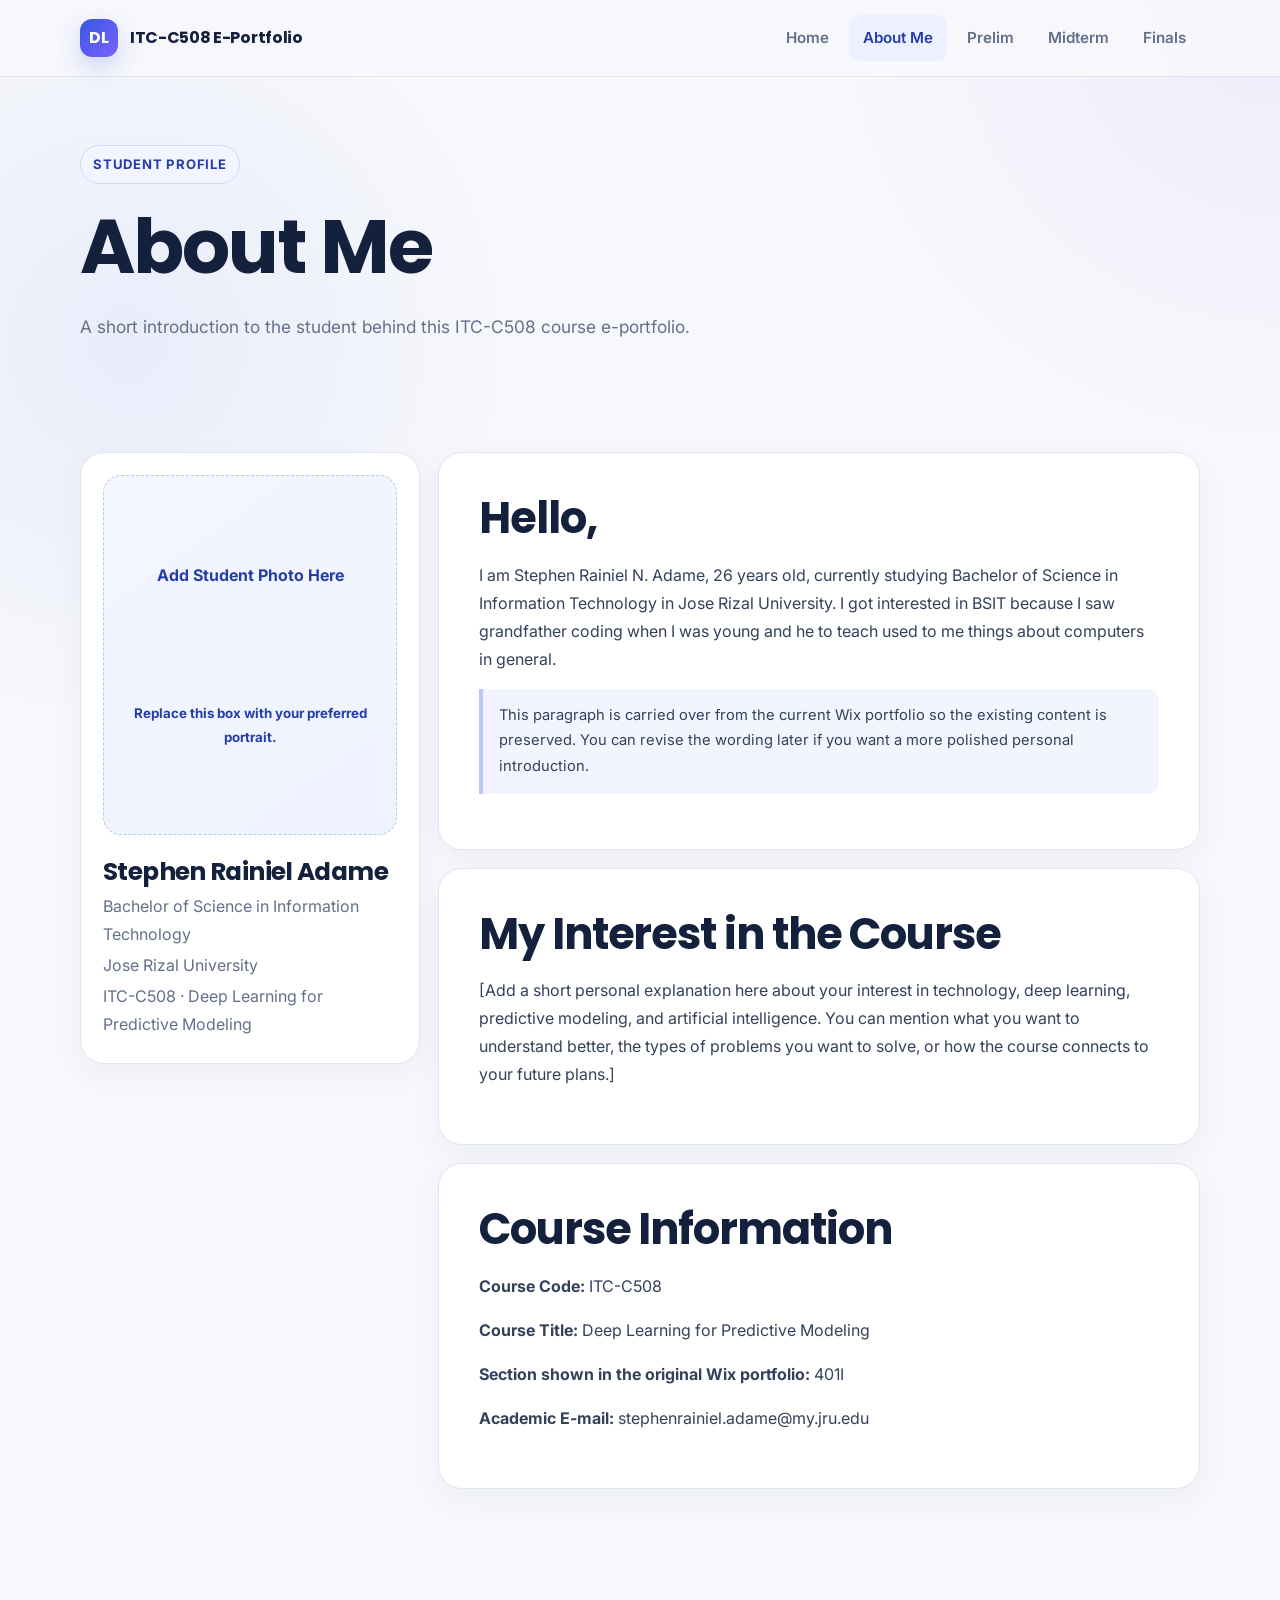
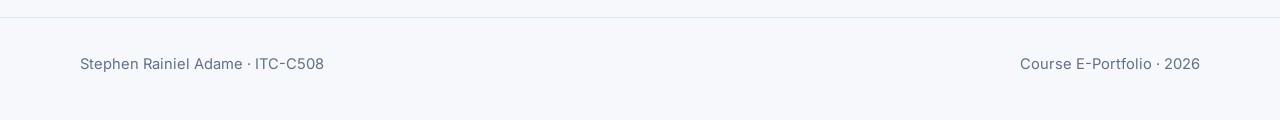
<file: itc-c508-eportfolio/about.html>
<!DOCTYPE html>
<html lang="en">
<head>
  <meta charset="UTF-8">
  <meta name="viewport" content="width=device-width, initial-scale=1.0">
  <meta name="description" content="About Stephen Rainiel Adame, student in ITC-C508 Deep Learning for Predictive Modeling.">
  <title>About Me | ITC-C508 E-Portfolio</title>
  <link rel="stylesheet" href="assets/styles.css">
</head>
<body>
<header class="site-header">
  <div class="container nav-wrap">
    <a class="brand" href="index.html"><span class="brand-mark">DL</span><span class="brand-text">ITC-C508 E-Portfolio</span></a>
    <button class="menu-button" aria-label="Toggle navigation" aria-expanded="false">☰</button>
    <nav class="nav-links" aria-label="Primary navigation">
      <a href="index.html">Home</a><a href="about.html">About Me</a><a href="prelim.html">Prelim</a><a href="midterm.html">Midterm</a><a href="finals.html">Finals</a>
    </nav>
  </div>
</header>

<main>
  <section class="page-hero">
    <div class="container">
      <span class="eyebrow">Student Profile</span>
      <h1>About Me</h1>
      <p class="lead">A short introduction to the student behind this ITC-C508 course e-portfolio.</p>
    </div>
  </section>

  <section class="section">
    <div class="container about-grid">
      <aside class="profile-card">
        <div class="photo-placeholder">Add Student Photo Here<br><small>Replace this box with your preferred portrait.</small></div>
        <div class="profile-meta">
          <h2>Stephen Rainiel Adame</h2>
          <p>Bachelor of Science in Information Technology</p>
          <p>Jose Rizal University</p>
          <p>ITC-C508 · Deep Learning for Predictive Modeling</p>
        </div>
      </aside>

      <div>
        <article class="info-card">
          <h2>Hello,</h2>
          <p>I am Stephen Rainiel N. Adame, 26 years old, currently studying Bachelor of Science in Information Technology in Jose Rizal University. I got interested in BSIT because I saw grandfather coding when I was young and he to teach used to me things about computers in general.</p>
          <p class="source-note">This paragraph is carried over from the current Wix portfolio so the existing content is preserved. You can revise the wording later if you want a more polished personal introduction.</p>
        </article>

        <article class="info-card">
          <h2>My Interest in the Course</h2>
          <p>[Add a short personal explanation here about your interest in technology, deep learning, predictive modeling, and artificial intelligence. You can mention what you want to understand better, the types of problems you want to solve, or how the course connects to your future plans.]</p>
        </article>

        <article class="info-card">
          <h2>Course Information</h2>
          <p><strong>Course Code:</strong> ITC-C508</p>
          <p><strong>Course Title:</strong> Deep Learning for Predictive Modeling</p>
          <p><strong>Section shown in the original Wix portfolio:</strong> 401I</p>
          <p><strong>Academic E-mail:</strong> stephenrainiel.adame@my.jru.edu</p>
        </article>
      </div>
    </div>
  </section>
</main>

<footer class="site-footer"><div class="container footer-row"><span>Stephen Rainiel Adame · ITC-C508</span><span>Course E-Portfolio · <span data-year></span></span></div></footer>
<script src="assets/script.js"></script>
</body>
</html>
</file>
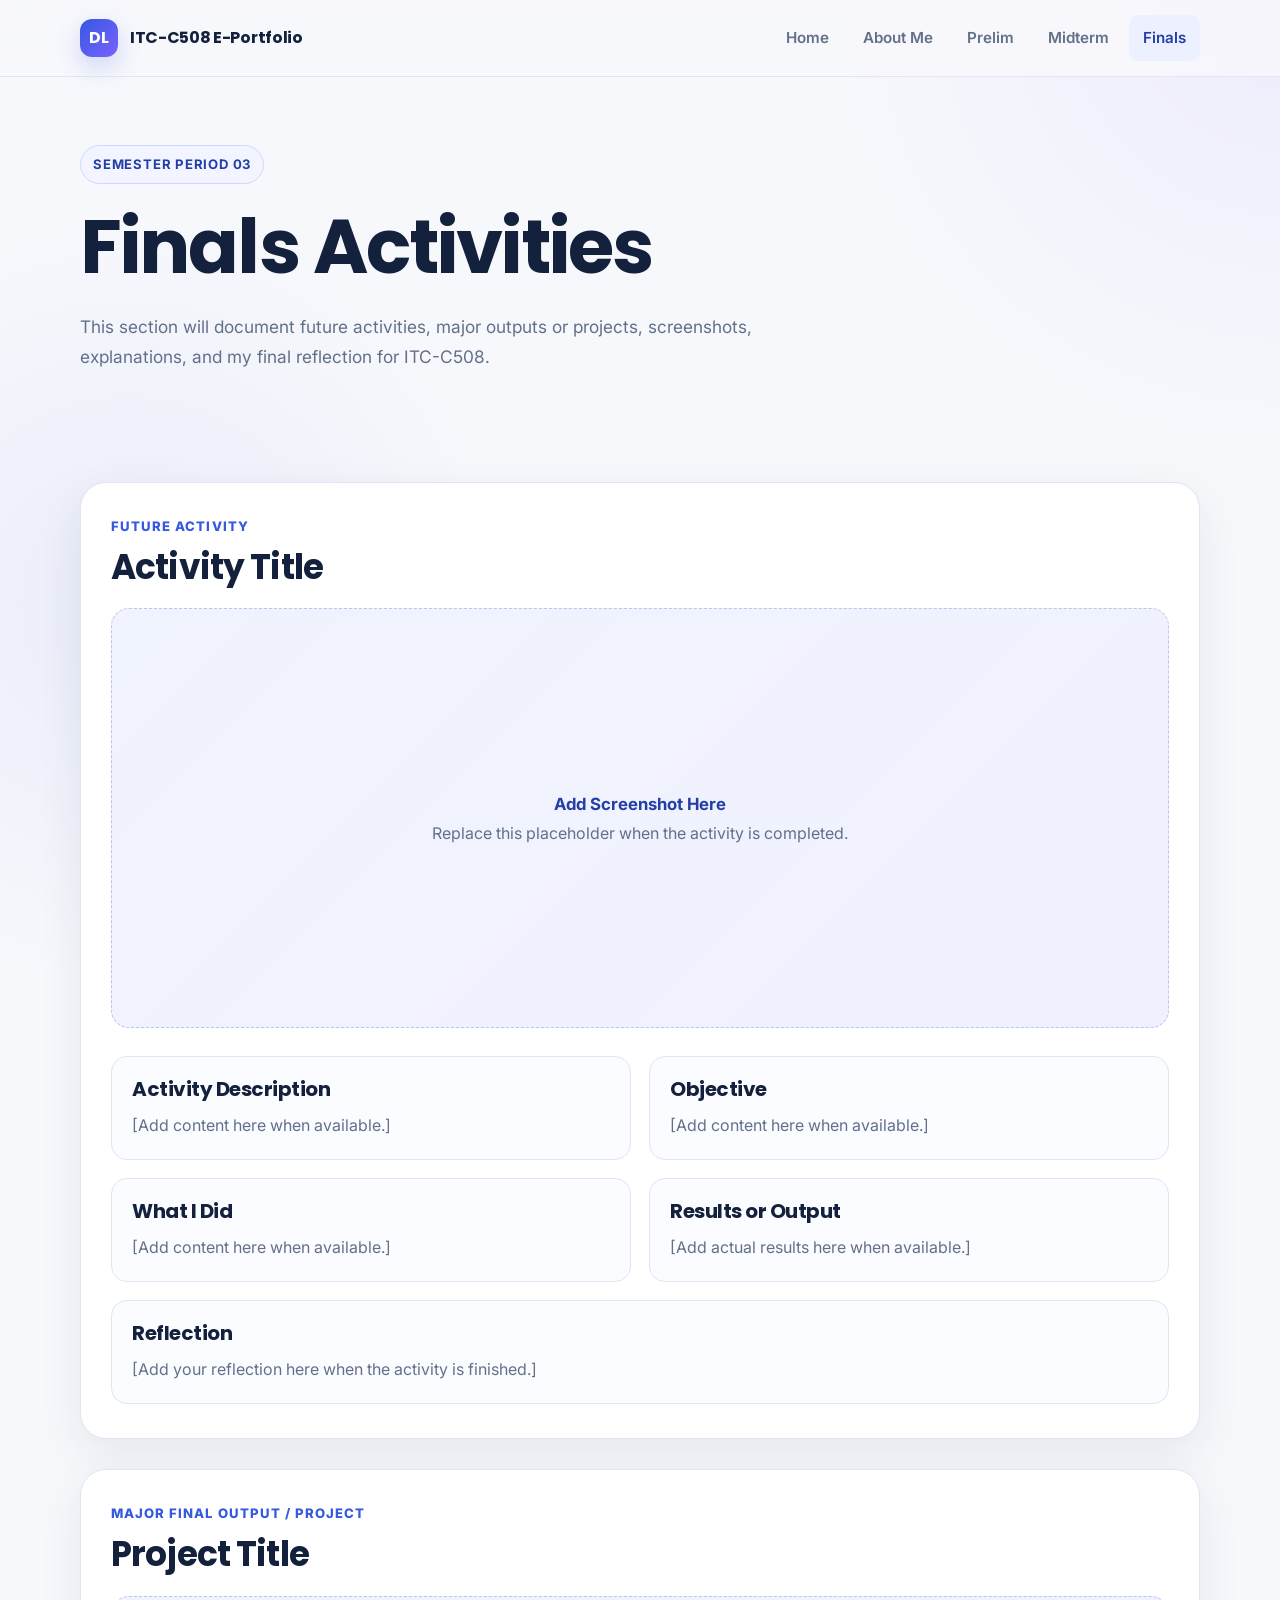
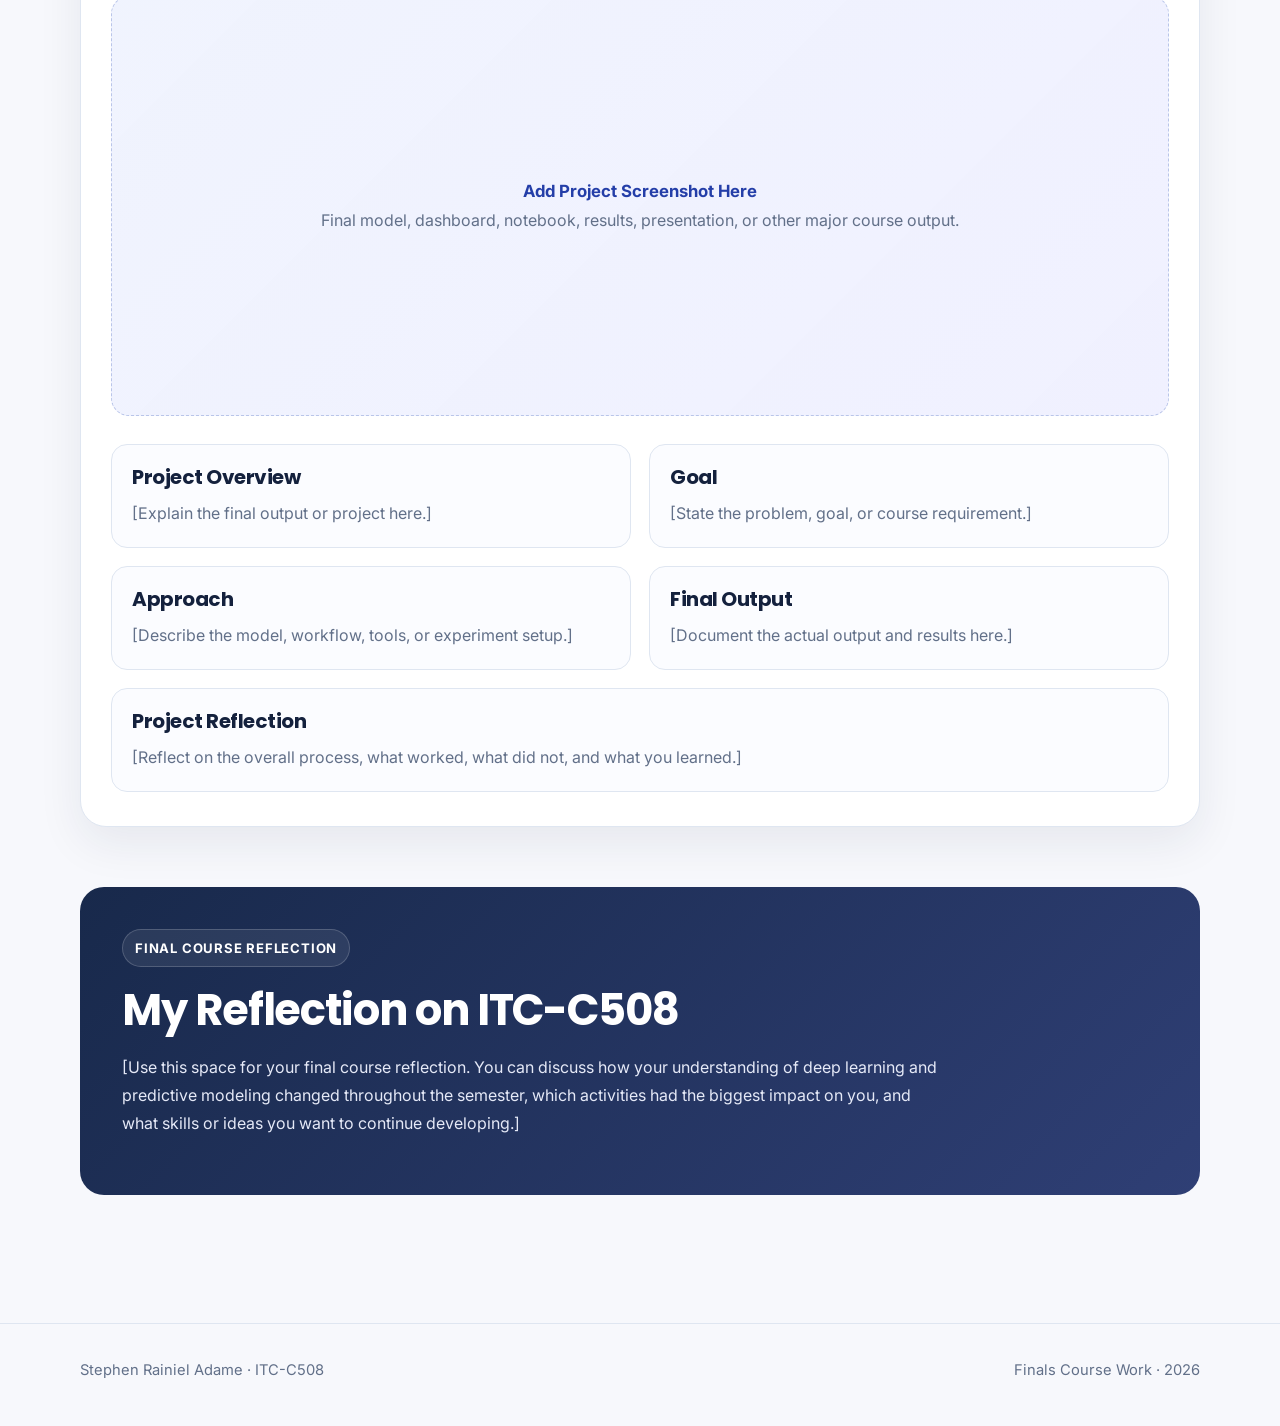
<file: itc-c508-eportfolio/finals.html>
<!DOCTYPE html>
<html lang="en">
<head>
  <meta charset="UTF-8">
  <meta name="viewport" content="width=device-width, initial-scale=1.0">
  <meta name="description" content="Finals activities for ITC-C508 Deep Learning for Predictive Modeling.">
  <title>Finals Activities | ITC-C508 E-Portfolio</title>
  <link rel="stylesheet" href="assets/styles.css">
</head>
<body>
<header class="site-header"><div class="container nav-wrap"><a class="brand" href="index.html"><span class="brand-mark">DL</span><span class="brand-text">ITC-C508 E-Portfolio</span></a><button class="menu-button" aria-label="Toggle navigation" aria-expanded="false">☰</button><nav class="nav-links" aria-label="Primary navigation"><a href="index.html">Home</a><a href="about.html">About Me</a><a href="prelim.html">Prelim</a><a href="midterm.html">Midterm</a><a href="finals.html">Finals</a></nav></div></header>

<main>
  <section class="page-hero"><div class="container"><span class="eyebrow">Semester Period 03</span><h1>Finals Activities</h1><p class="lead">This section will document future activities, major outputs or projects, screenshots, explanations, and my final reflection for ITC-C508.</p></div></section>

  <section class="section">
    <div class="container activity-stack">
      <article class="activity-card">
        <div class="activity-header"><span class="activity-kicker">Future Activity</span><h2>Activity Title</h2></div>
        <div class="screenshot-placeholder"><div><strong>Add Screenshot Here</strong>Replace this placeholder when the activity is completed.</div></div>
        <div class="activity-body">
          <div class="detail-block"><h3>Activity Description</h3><p>[Add content here when available.]</p></div>
          <div class="detail-block"><h3>Objective</h3><p>[Add content here when available.]</p></div>
          <div class="detail-block"><h3>What I Did</h3><p>[Add content here when available.]</p></div>
          <div class="detail-block"><h3>Results or Output</h3><p>[Add actual results here when available.]</p></div>
          <div class="detail-block wide"><h3>Reflection</h3><p>[Add your reflection here when the activity is finished.]</p></div>
        </div>
      </article>

      <article class="activity-card">
        <div class="activity-header"><span class="activity-kicker">Major Final Output / Project</span><h2>Project Title</h2></div>
        <div class="screenshot-placeholder"><div><strong>Add Project Screenshot Here</strong>Final model, dashboard, notebook, results, presentation, or other major course output.</div></div>
        <div class="activity-body">
          <div class="detail-block"><h3>Project Overview</h3><p>[Explain the final output or project here.]</p></div>
          <div class="detail-block"><h3>Goal</h3><p>[State the problem, goal, or course requirement.]</p></div>
          <div class="detail-block"><h3>Approach</h3><p>[Describe the model, workflow, tools, or experiment setup.]</p></div>
          <div class="detail-block"><h3>Final Output</h3><p>[Document the actual output and results here.]</p></div>
          <div class="detail-block wide"><h3>Project Reflection</h3><p>[Reflect on the overall process, what worked, what did not, and what you learned.]</p></div>
        </div>
      </article>

      <section class="final-reflection">
        <span class="eyebrow" style="background: rgba(255,255,255,.08); border-color: rgba(255,255,255,.18); color: #fff;">Final Course Reflection</span>
        <h2>My Reflection on ITC-C508</h2>
        <p>[Use this space for your final course reflection. You can discuss how your understanding of deep learning and predictive modeling changed throughout the semester, which activities had the biggest impact on you, and what skills or ideas you want to continue developing.]</p>
      </section>
    </div>
  </section>
</main>

<footer class="site-footer"><div class="container footer-row"><span>Stephen Rainiel Adame · ITC-C508</span><span>Finals Course Work · <span data-year></span></span></div></footer>
<script src="assets/script.js"></script>
</body>
</html>
</file>
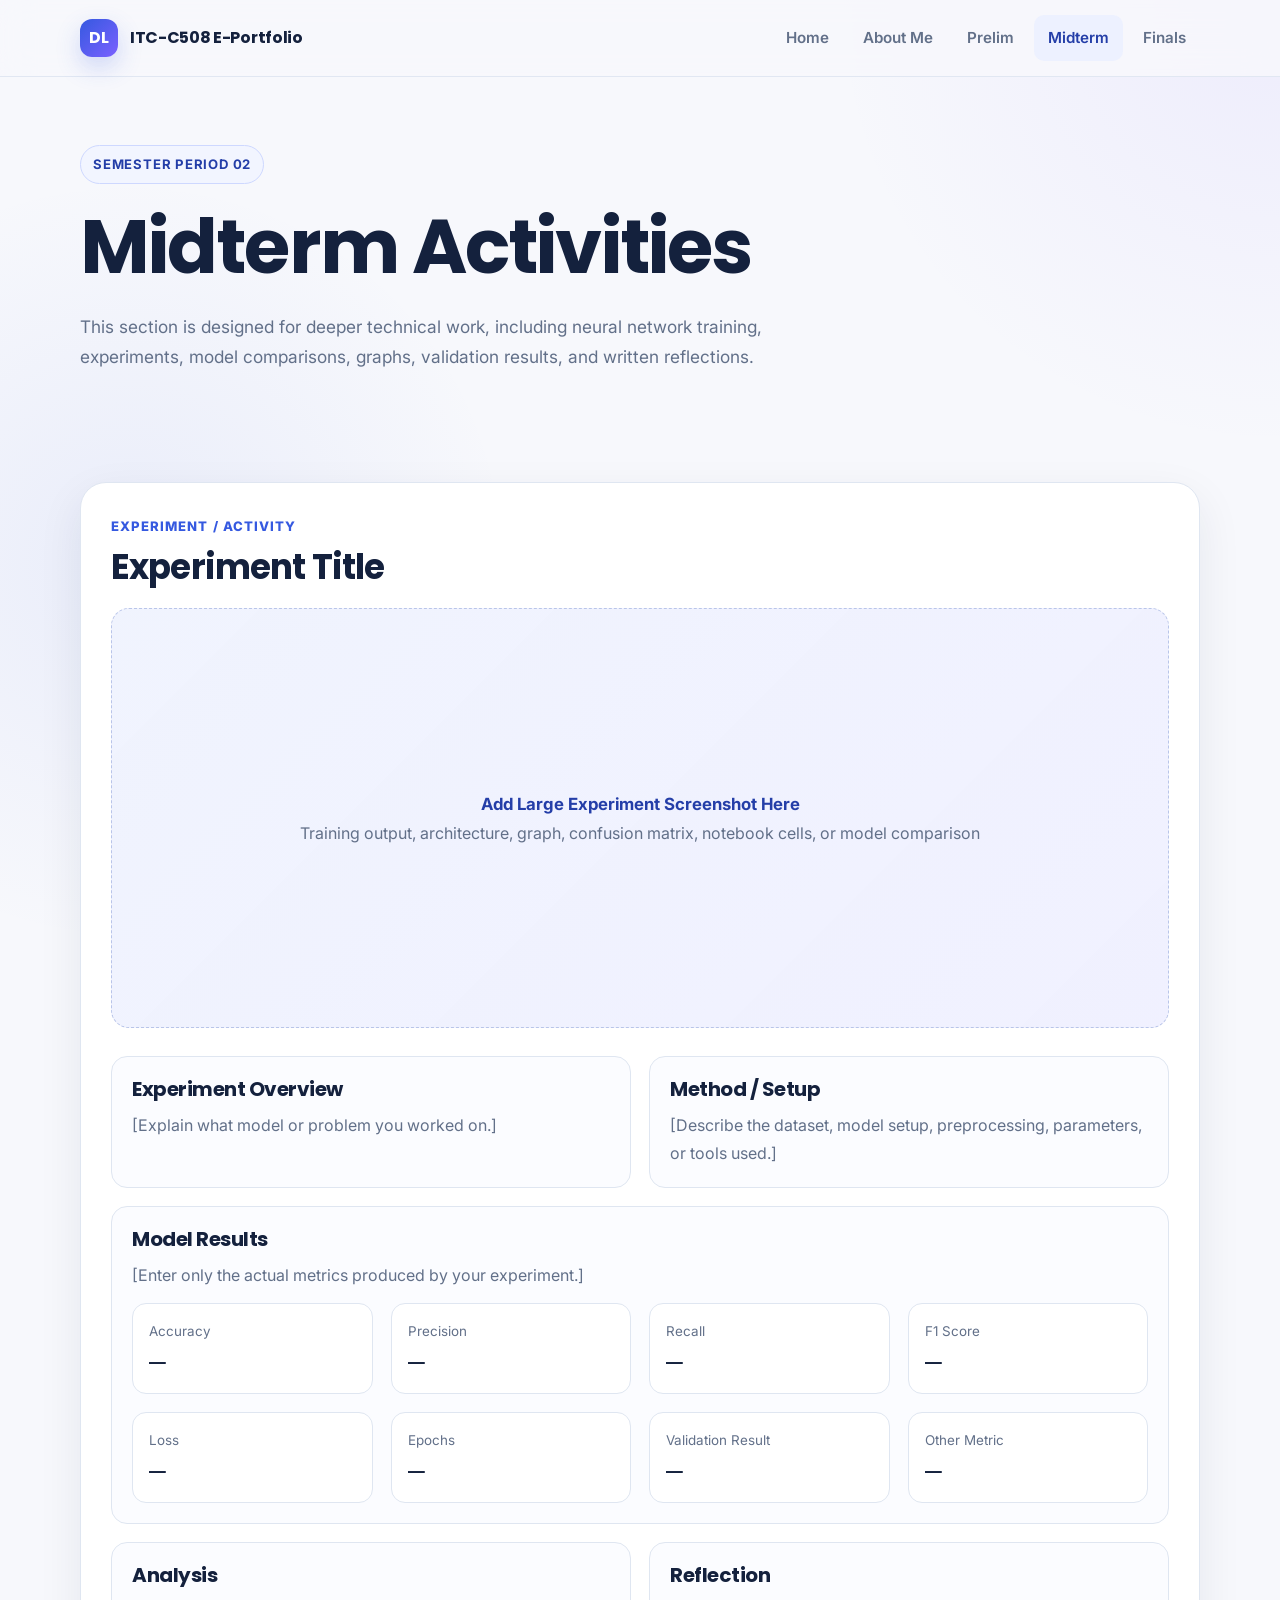
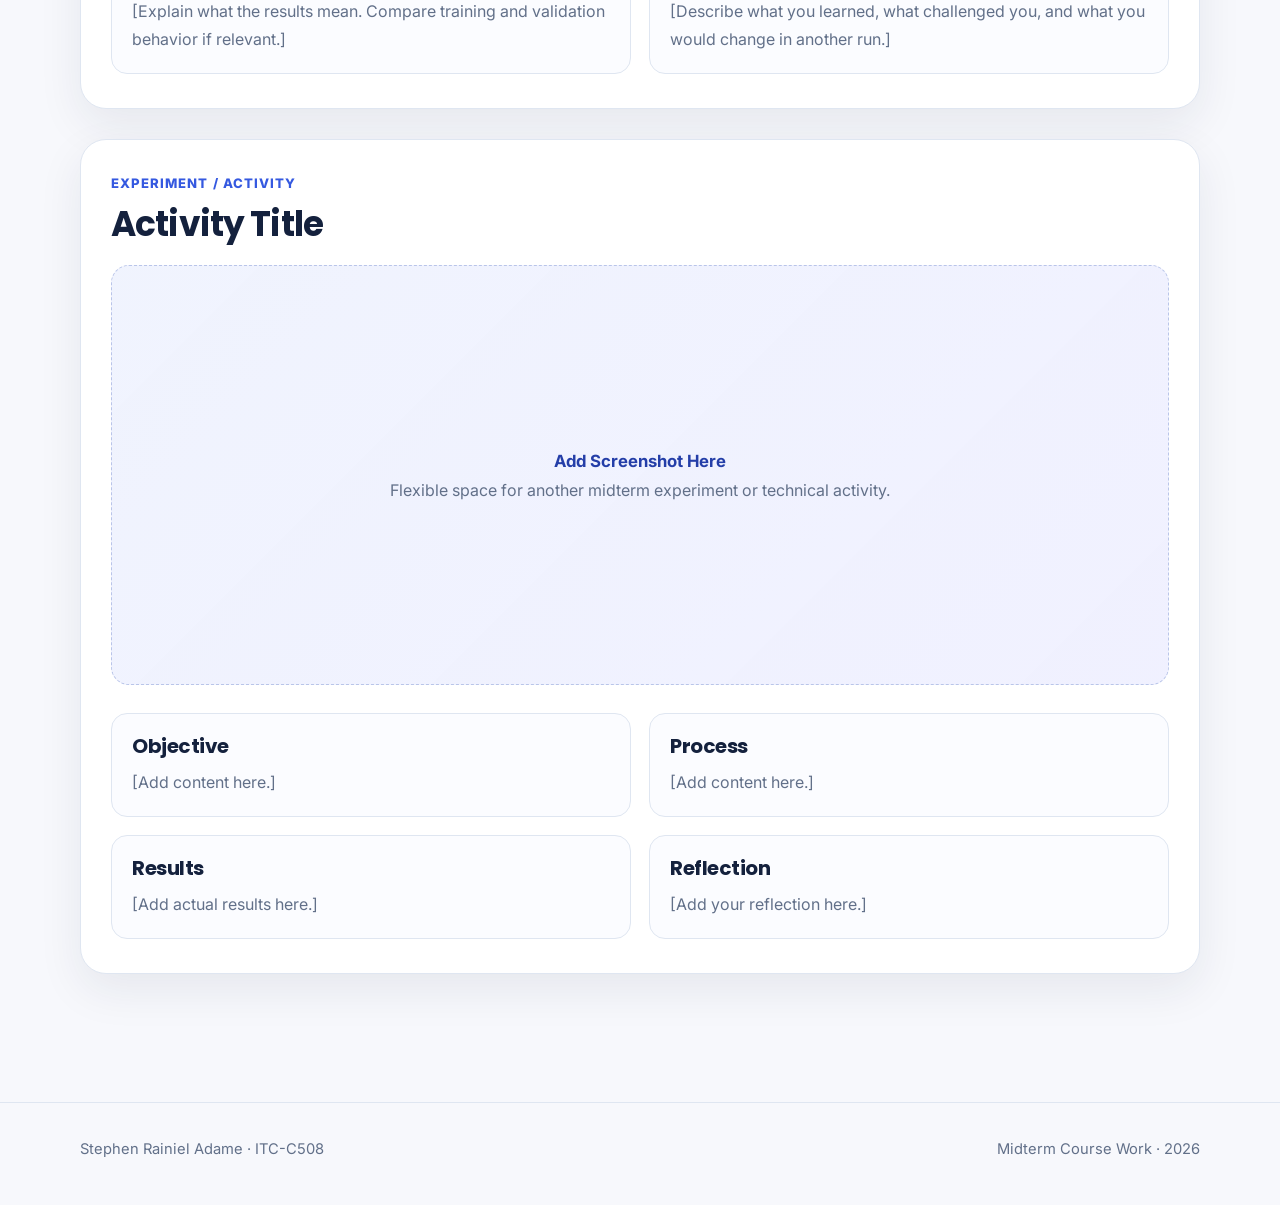
<file: itc-c508-eportfolio/midterm.html>
<!DOCTYPE html>
<html lang="en">
<head>
  <meta charset="UTF-8">
  <meta name="viewport" content="width=device-width, initial-scale=1.0">
  <meta name="description" content="Midterm activities for ITC-C508 Deep Learning for Predictive Modeling.">
  <title>Midterm Activities | ITC-C508 E-Portfolio</title>
  <link rel="stylesheet" href="assets/styles.css">
</head>
<body>
<header class="site-header"><div class="container nav-wrap"><a class="brand" href="index.html"><span class="brand-mark">DL</span><span class="brand-text">ITC-C508 E-Portfolio</span></a><button class="menu-button" aria-label="Toggle navigation" aria-expanded="false">☰</button><nav class="nav-links" aria-label="Primary navigation"><a href="index.html">Home</a><a href="about.html">About Me</a><a href="prelim.html">Prelim</a><a href="midterm.html">Midterm</a><a href="finals.html">Finals</a></nav></div></header>

<main>
  <section class="page-hero"><div class="container"><span class="eyebrow">Semester Period 02</span><h1>Midterm Activities</h1><p class="lead">This section is designed for deeper technical work, including neural network training, experiments, model comparisons, graphs, validation results, and written reflections.</p></div></section>

  <section class="section">
    <div class="container activity-stack">
      <article class="activity-card">
        <div class="activity-header"><span class="activity-kicker">Experiment / Activity</span><h2>Experiment Title</h2></div>
        <div class="screenshot-placeholder"><div><strong>Add Large Experiment Screenshot Here</strong>Training output, architecture, graph, confusion matrix, notebook cells, or model comparison</div></div>
        <div class="activity-body">
          <div class="detail-block"><h3>Experiment Overview</h3><p>[Explain what model or problem you worked on.]</p></div>
          <div class="detail-block"><h3>Method / Setup</h3><p>[Describe the dataset, model setup, preprocessing, parameters, or tools used.]</p></div>
          <div class="detail-block wide">
            <h3>Model Results</h3>
            <p>[Enter only the actual metrics produced by your experiment.]</p>
            <div class="metric-grid">
              <div class="metric"><span>Accuracy</span><strong>—</strong></div>
              <div class="metric"><span>Precision</span><strong>—</strong></div>
              <div class="metric"><span>Recall</span><strong>—</strong></div>
              <div class="metric"><span>F1 Score</span><strong>—</strong></div>
              <div class="metric"><span>Loss</span><strong>—</strong></div>
              <div class="metric"><span>Epochs</span><strong>—</strong></div>
              <div class="metric"><span>Validation Result</span><strong>—</strong></div>
              <div class="metric"><span>Other Metric</span><strong>—</strong></div>
            </div>
          </div>
          <div class="detail-block"><h3>Analysis</h3><p>[Explain what the results mean. Compare training and validation behavior if relevant.]</p></div>
          <div class="detail-block"><h3>Reflection</h3><p>[Describe what you learned, what challenged you, and what you would change in another run.]</p></div>
        </div>
      </article>

      <article class="activity-card">
        <div class="activity-header"><span class="activity-kicker">Experiment / Activity</span><h2>Activity Title</h2></div>
        <div class="screenshot-placeholder"><div><strong>Add Screenshot Here</strong>Flexible space for another midterm experiment or technical activity.</div></div>
        <div class="activity-body">
          <div class="detail-block"><h3>Objective</h3><p>[Add content here.]</p></div>
          <div class="detail-block"><h3>Process</h3><p>[Add content here.]</p></div>
          <div class="detail-block"><h3>Results</h3><p>[Add actual results here.]</p></div>
          <div class="detail-block"><h3>Reflection</h3><p>[Add your reflection here.]</p></div>
        </div>
      </article>
    </div>
  </section>
</main>

<footer class="site-footer"><div class="container footer-row"><span>Stephen Rainiel Adame · ITC-C508</span><span>Midterm Course Work · <span data-year></span></span></div></footer>
<script src="assets/script.js"></script>
</body>
</html>
</file>
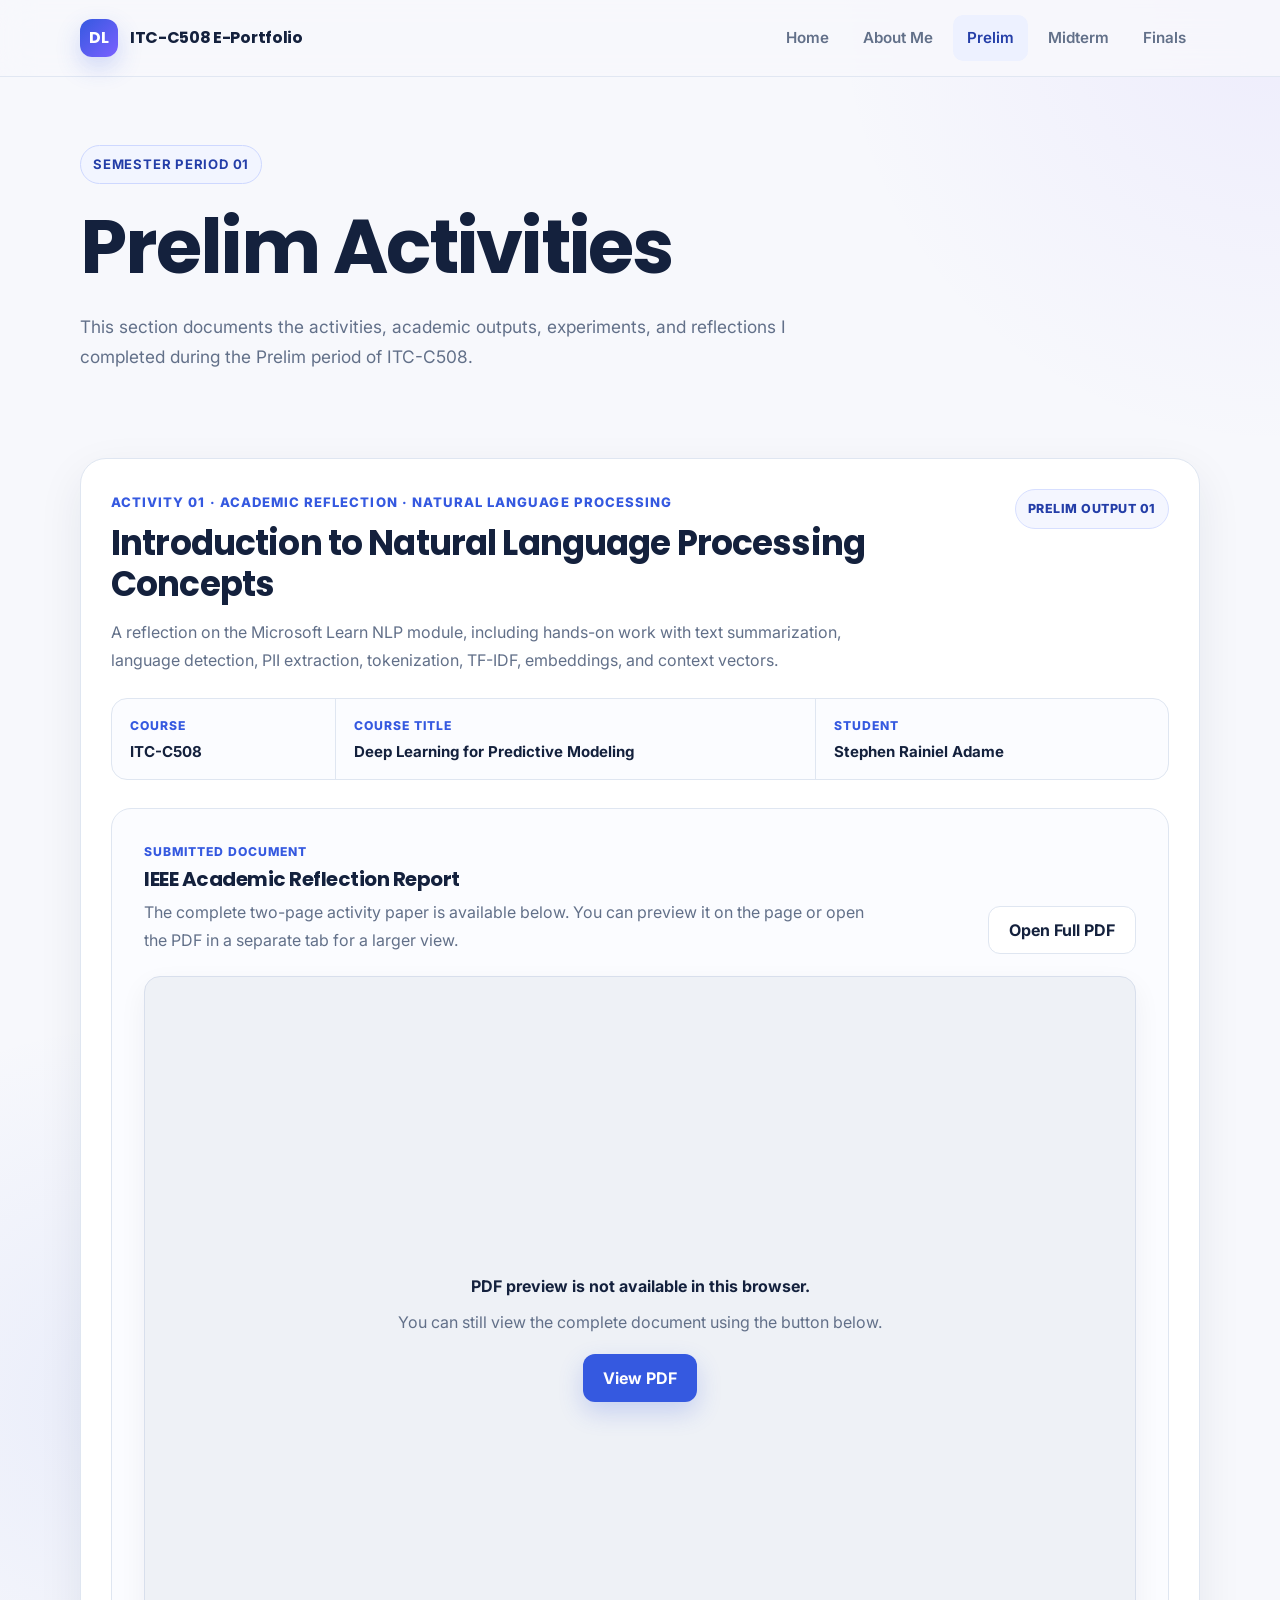
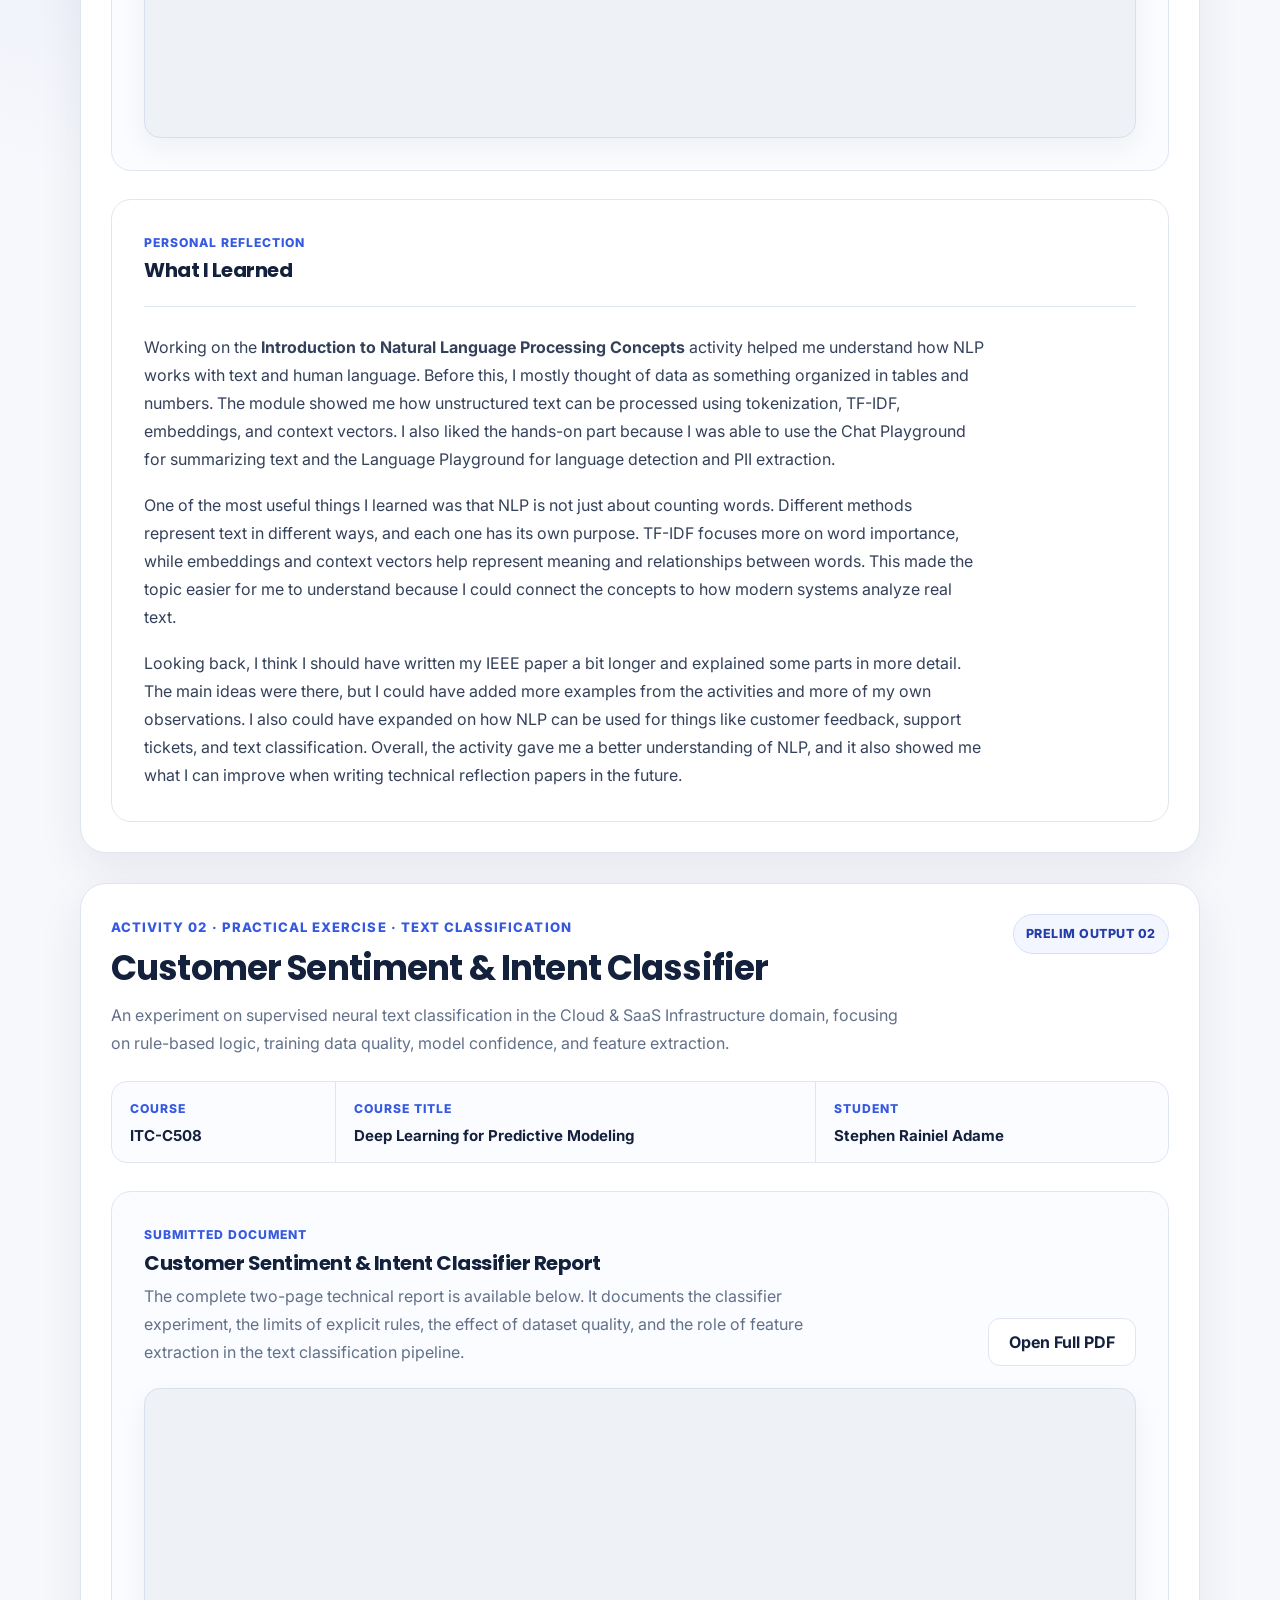
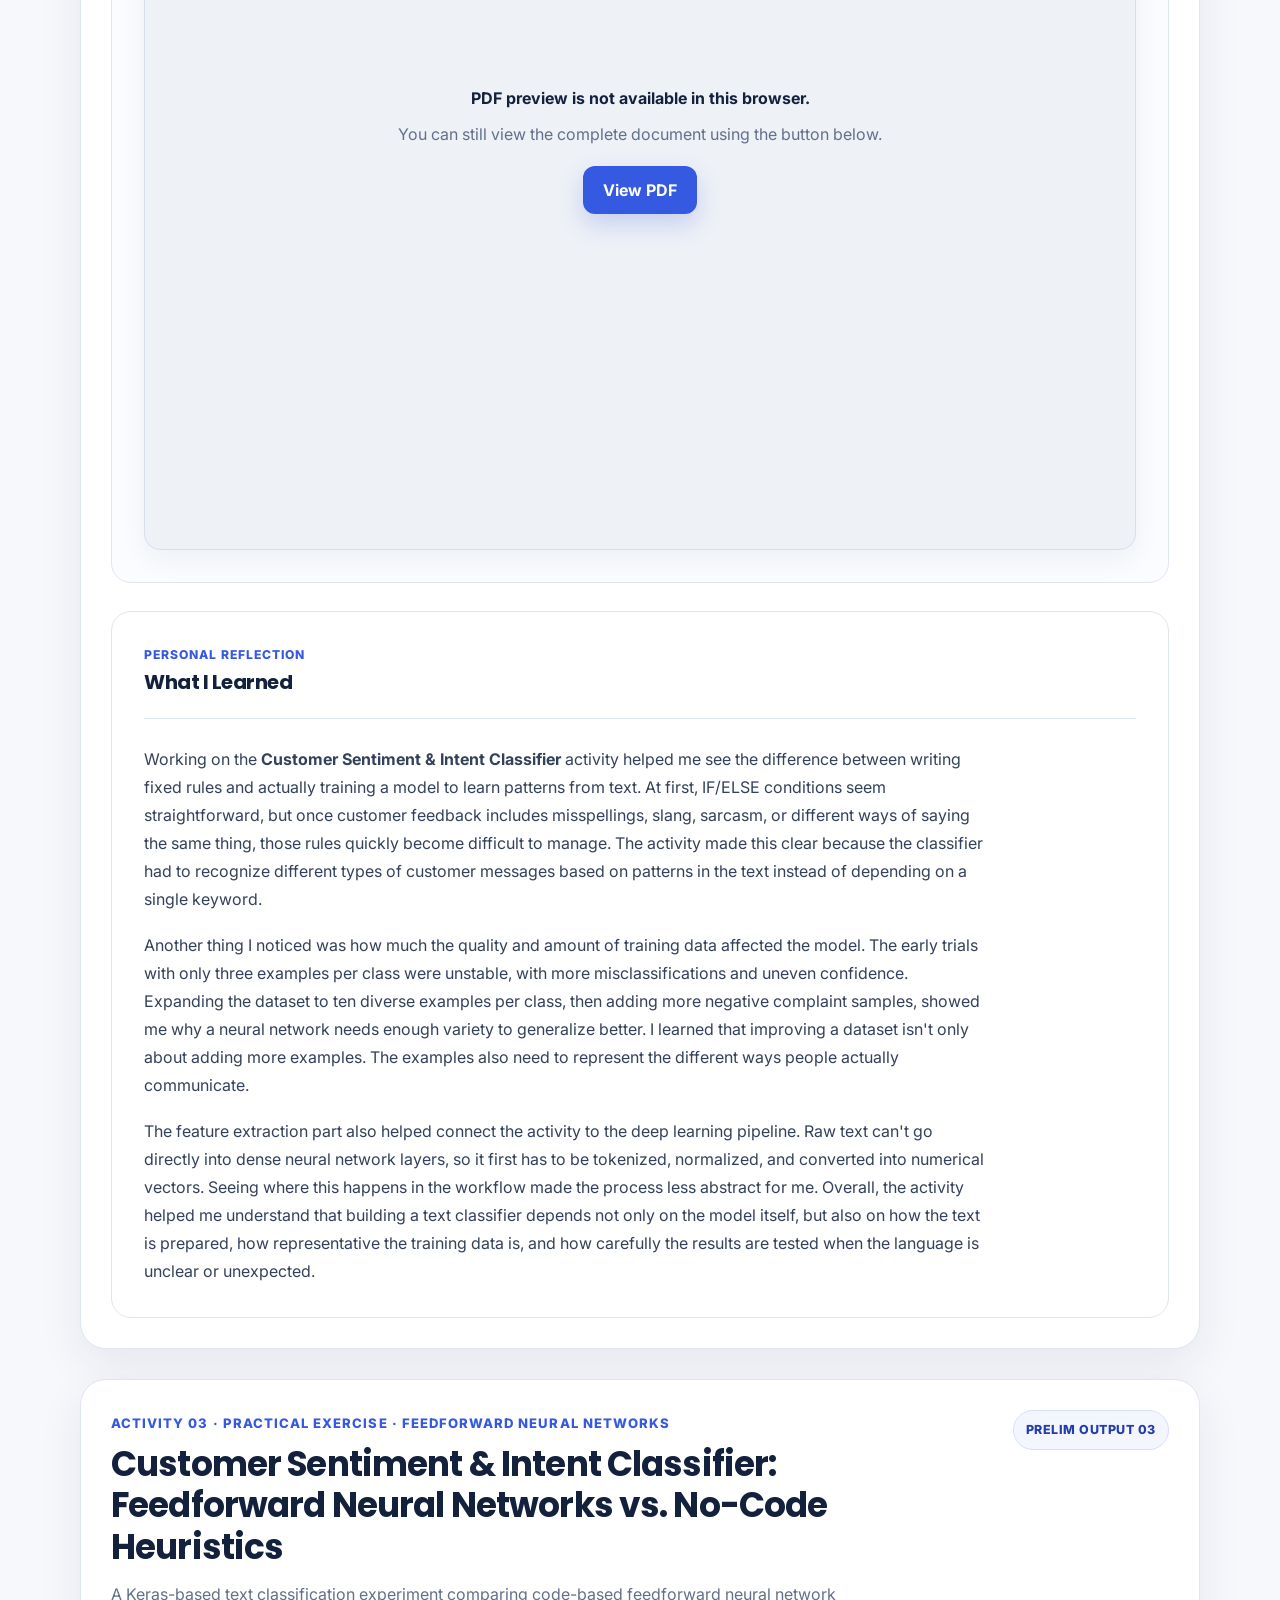
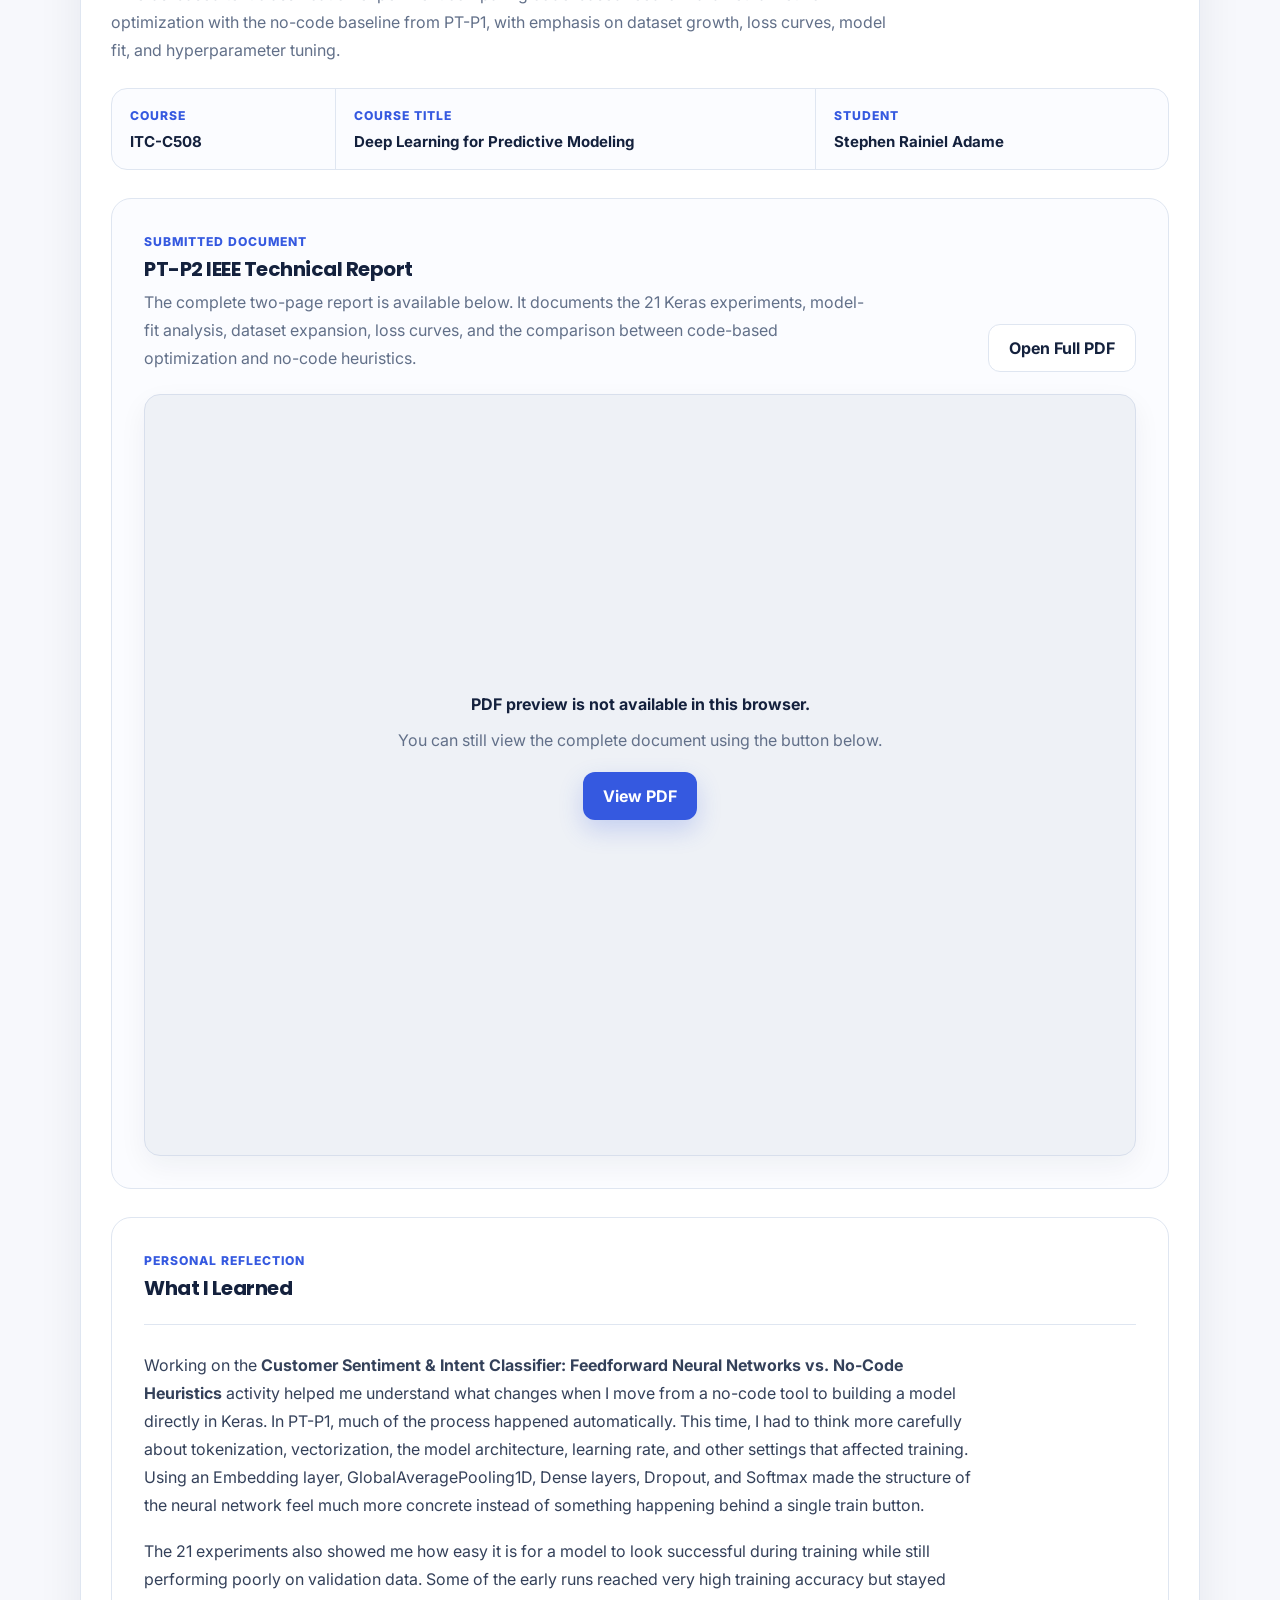
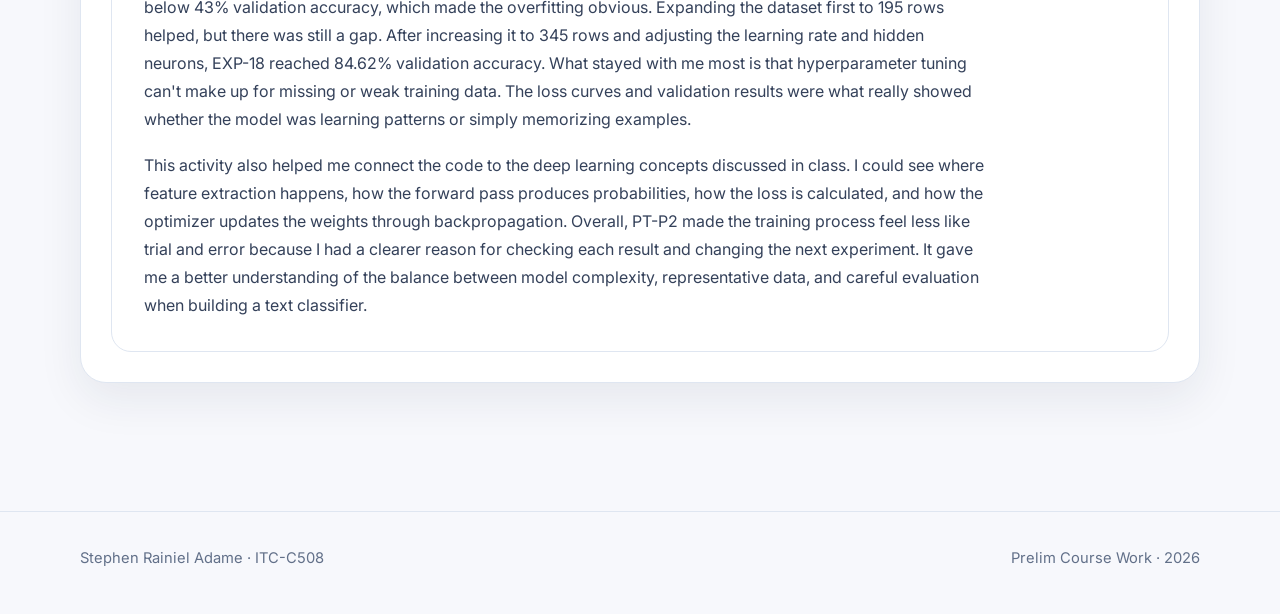
<file: itc-c508-eportfolio/prelim.html>
<!DOCTYPE html>
<html lang="en">
<head>
  <meta charset="UTF-8">
  <meta name="viewport" content="width=device-width, initial-scale=1.0">
  <meta name="description" content="Prelim activities, academic outputs, and reflections for ITC-C508 Deep Learning for Predictive Modeling.">
  <title>Prelim Activities | ITC-C508 E-Portfolio</title>
  <link rel="stylesheet" href="assets/styles.css">
</head>
<body>
<header class="site-header">
  <div class="container nav-wrap">
    <a class="brand" href="index.html"><span class="brand-mark">DL</span><span class="brand-text">ITC-C508 E-Portfolio</span></a>
    <button class="menu-button" aria-label="Toggle navigation" aria-expanded="false">☰</button>
    <nav class="nav-links" aria-label="Primary navigation">
      <a href="index.html">Home</a>
      <a href="about.html">About Me</a>
      <a href="prelim.html">Prelim</a>
      <a href="midterm.html">Midterm</a>
      <a href="finals.html">Finals</a>
    </nav>
  </div>
</header>

<main>
  <section class="page-hero prelim-hero">
    <div class="container">
      <span class="eyebrow">Semester Period 01</span>
      <h1>Prelim Activities</h1>
      <p class="lead">This section documents the activities, academic outputs, experiments, and reflections I completed during the Prelim period of ITC-C508.</p>
    </div>
  </section>

  <section class="section prelim-section">
    <div class="container activity-stack">
      <article class="activity-card academic-entry" id="nlp-reflection">
        <div class="activity-header academic-entry-header">
          <div>
            <span class="activity-kicker">Activity 01 · Academic Reflection · Natural Language Processing</span>
            <h2>Introduction to Natural Language Processing Concepts</h2>
            <p class="entry-intro">A reflection on the Microsoft Learn NLP module, including hands-on work with text summarization, language detection, PII extraction, tokenization, TF-IDF, embeddings, and context vectors.</p>
          </div>
          <span class="entry-status">Prelim Output 01</span>
        </div>

        <div class="entry-meta" aria-label="Activity information">
          <div><span>Course</span><strong>ITC-C508</strong></div>
          <div><span>Course Title</span><strong>Deep Learning for Predictive Modeling</strong></div>
          <div><span>Student</span><strong>Stephen Rainiel Adame</strong></div>
        </div>

        <div class="document-section">
          <div class="document-heading">
            <div>
              <span class="section-label">Submitted Document</span>
              <h3>IEEE Academic Reflection Report</h3>
              <p>The complete two-page activity paper is available below. You can preview it on the page or open the PDF in a separate tab for a larger view.</p>
            </div>
            <a class="btn btn-secondary document-button" href="assets/documents/ADAME_WW-P2-Introduction-to-NLP-Concepts.pdf" target="_blank" rel="noopener">Open Full PDF</a>
          </div>

          <div class="pdf-frame" aria-label="PDF preview">
            <object data="assets/documents/ADAME_WW-P2-Introduction-to-NLP-Concepts.pdf" type="application/pdf">
              <div class="pdf-fallback">
                <strong>PDF preview is not available in this browser.</strong>
                <p>You can still view the complete document using the button below.</p>
                <a class="btn btn-primary" href="assets/documents/ADAME_WW-P2-Introduction-to-NLP-Concepts.pdf" target="_blank" rel="noopener">View PDF</a>
              </div>
            </object>
          </div>
        </div>

        <div class="reflection-section">
          <div class="reflection-heading">
            <span class="section-label">Personal Reflection</span>
            <h3>What I Learned</h3>
          </div>

          <div class="reflection-copy">
            <p>Working on the <strong>Introduction to Natural Language Processing Concepts</strong> activity helped me understand how NLP works with text and human language. Before this, I mostly thought of data as something organized in tables and numbers. The module showed me how unstructured text can be processed using tokenization, TF-IDF, embeddings, and context vectors. I also liked the hands-on part because I was able to use the Chat Playground for summarizing text and the Language Playground for language detection and PII extraction.</p>

            <p>One of the most useful things I learned was that NLP is not just about counting words. Different methods represent text in different ways, and each one has its own purpose. TF-IDF focuses more on word importance, while embeddings and context vectors help represent meaning and relationships between words. This made the topic easier for me to understand because I could connect the concepts to how modern systems analyze real text.</p>

            <p>Looking back, I think I should have written my IEEE paper a bit longer and explained some parts in more detail. The main ideas were there, but I could have added more examples from the activities and more of my own observations. I also could have expanded on how NLP can be used for things like customer feedback, support tickets, and text classification. Overall, the activity gave me a better understanding of NLP, and it also showed me what I can improve when writing technical reflection papers in the future.</p>
          </div>
        </div>
      </article>



      <article class="activity-card academic-entry" id="customer-sentiment-classifier">
        <div class="activity-header academic-entry-header">
          <div>
            <span class="activity-kicker">Activity 02 · Practical Exercise · Text Classification</span>
            <h2>Customer Sentiment &amp; Intent Classifier</h2>
            <p class="entry-intro">An experiment on supervised neural text classification in the Cloud &amp; SaaS Infrastructure domain, focusing on rule-based logic, training data quality, model confidence, and feature extraction.</p>
          </div>
          <span class="entry-status">Prelim Output 02</span>
        </div>

        <div class="entry-meta" aria-label="Activity information">
          <div><span>Course</span><strong>ITC-C508</strong></div>
          <div><span>Course Title</span><strong>Deep Learning for Predictive Modeling</strong></div>
          <div><span>Student</span><strong>Stephen Rainiel Adame</strong></div>
        </div>

        <div class="document-section">
          <div class="document-heading">
            <div>
              <span class="section-label">Submitted Document</span>
              <h3>Customer Sentiment &amp; Intent Classifier Report</h3>
              <p>The complete two-page technical report is available below. It documents the classifier experiment, the limits of explicit rules, the effect of dataset quality, and the role of feature extraction in the text classification pipeline.</p>
            </div>
            <a class="btn btn-secondary document-button" href="assets/documents/Exercise-PT-P1-ADAME.pdf" target="_blank" rel="noopener">Open Full PDF</a>
          </div>

          <div class="pdf-frame" aria-label="Customer Sentiment and Intent Classifier PDF preview">
            <object data="assets/documents/Exercise-PT-P1-ADAME.pdf" type="application/pdf">
              <div class="pdf-fallback">
                <strong>PDF preview is not available in this browser.</strong>
                <p>You can still view the complete document using the button below.</p>
                <a class="btn btn-primary" href="assets/documents/Exercise-PT-P1-ADAME.pdf" target="_blank" rel="noopener">View PDF</a>
              </div>
            </object>
          </div>
        </div>

        <div class="reflection-section">
          <div class="reflection-heading">
            <span class="section-label">Personal Reflection</span>
            <h3>What I Learned</h3>
          </div>

          <div class="reflection-copy">
            <p>Working on the <strong>Customer Sentiment &amp; Intent Classifier</strong> activity helped me see the difference between writing fixed rules and actually training a model to learn patterns from text. At first, IF/ELSE conditions seem straightforward, but once customer feedback includes misspellings, slang, sarcasm, or different ways of saying the same thing, those rules quickly become difficult to manage. The activity made this clear because the classifier had to recognize different types of customer messages based on patterns in the text instead of depending on a single keyword.</p>

            <p>Another thing I noticed was how much the quality and amount of training data affected the model. The early trials with only three examples per class were unstable, with more misclassifications and uneven confidence. Expanding the dataset to ten diverse examples per class, then adding more negative complaint samples, showed me why a neural network needs enough variety to generalize better. I learned that improving a dataset isn't only about adding more examples. The examples also need to represent the different ways people actually communicate.</p>

            <p>The feature extraction part also helped connect the activity to the deep learning pipeline. Raw text can't go directly into dense neural network layers, so it first has to be tokenized, normalized, and converted into numerical vectors. Seeing where this happens in the workflow made the process less abstract for me. Overall, the activity helped me understand that building a text classifier depends not only on the model itself, but also on how the text is prepared, how representative the training data is, and how carefully the results are tested when the language is unclear or unexpected.</p>
          </div>
        </div>
      </article>

      <article class="activity-card academic-entry" id="feedforward-vs-no-code">
        <div class="activity-header academic-entry-header">
          <div>
            <span class="activity-kicker">Activity 03 · Practical Exercise · Feedforward Neural Networks</span>
            <h2>Customer Sentiment &amp; Intent Classifier: Feedforward Neural Networks vs. No-Code Heuristics</h2>
            <p class="entry-intro">A Keras-based text classification experiment comparing code-based feedforward neural network optimization with the no-code baseline from PT-P1, with emphasis on dataset growth, loss curves, model fit, and hyperparameter tuning.</p>
          </div>
          <span class="entry-status">Prelim Output 03</span>
        </div>

        <div class="entry-meta" aria-label="Activity information">
          <div><span>Course</span><strong>ITC-C508</strong></div>
          <div><span>Course Title</span><strong>Deep Learning for Predictive Modeling</strong></div>
          <div><span>Student</span><strong>Stephen Rainiel Adame</strong></div>
        </div>

        <div class="document-section">
          <div class="document-heading">
            <div>
              <span class="section-label">Submitted Document</span>
              <h3>PT-P2 IEEE Technical Report</h3>
              <p>The complete two-page report is available below. It documents the 21 Keras experiments, model-fit analysis, dataset expansion, loss curves, and the comparison between code-based optimization and no-code heuristics.</p>
            </div>
            <a class="btn btn-secondary document-button" href="assets/documents/ADAME_PT-P2-IEEE.pdf" target="_blank" rel="noopener">Open Full PDF</a>
          </div>

          <div class="pdf-frame" aria-label="PT-P2 Feedforward Neural Network IEEE PDF preview">
            <object data="assets/documents/ADAME_PT-P2-IEEE.pdf" type="application/pdf">
              <div class="pdf-fallback">
                <strong>PDF preview is not available in this browser.</strong>
                <p>You can still view the complete document using the button below.</p>
                <a class="btn btn-primary" href="assets/documents/ADAME_PT-P2-IEEE.pdf" target="_blank" rel="noopener">View PDF</a>
              </div>
            </object>
          </div>
        </div>

        <div class="reflection-section">
          <div class="reflection-heading">
            <span class="section-label">Personal Reflection</span>
            <h3>What I Learned</h3>
          </div>

          <div class="reflection-copy">
            <p>Working on the <strong>Customer Sentiment &amp; Intent Classifier: Feedforward Neural Networks vs. No-Code Heuristics</strong> activity helped me understand what changes when I move from a no-code tool to building a model directly in Keras. In PT-P1, much of the process happened automatically. This time, I had to think more carefully about tokenization, vectorization, the model architecture, learning rate, and other settings that affected training. Using an Embedding layer, GlobalAveragePooling1D, Dense layers, Dropout, and Softmax made the structure of the neural network feel much more concrete instead of something happening behind a single train button.</p>

            <p>The 21 experiments also showed me how easy it is for a model to look successful during training while still performing poorly on validation data. Some of the early runs reached very high training accuracy but stayed below 43% validation accuracy, which made the overfitting obvious. Expanding the dataset first to 195 rows helped, but there was still a gap. After increasing it to 345 rows and adjusting the learning rate and hidden neurons, EXP-18 reached 84.62% validation accuracy. What stayed with me most is that hyperparameter tuning can't make up for missing or weak training data. The loss curves and validation results were what really showed whether the model was learning patterns or simply memorizing examples.</p>

            <p>This activity also helped me connect the code to the deep learning concepts discussed in class. I could see where feature extraction happens, how the forward pass produces probabilities, how the loss is calculated, and how the optimizer updates the weights through backpropagation. Overall, PT-P2 made the training process feel less like trial and error because I had a clearer reason for checking each result and changing the next experiment. It gave me a better understanding of the balance between model complexity, representative data, and careful evaluation when building a text classifier.</p>
          </div>
        </div>
      </article>
    </div>
  </section>
</main>

<footer class="site-footer">
  <div class="container footer-row">
    <span>Stephen Rainiel Adame · ITC-C508</span>
    <span>Prelim Course Work · <span data-year></span></span>
  </div>
</footer>
<script src="assets/script.js"></script>
</body>
</html>
</file>
<file: assets/styles.css>
@import url('https://fonts.googleapis.com/css2?family=Inter:wght@400;500;600;700&family=Poppins:wght@500;600;700&display=swap');

:root,
html[data-theme="dark"] {
  color-scheme: dark;
  --bg: #090d18;
  --bg-soft: #0d1322;
  --surface: #11192b;
  --surface-2: #151f34;
  --surface-3: #0d1526;
  --surface-glass: rgba(14, 21, 37, 0.82);
  --text: #eef3ff;
  --text-soft: #c7d2e8;
  --muted: #98a8c4;
  --border: #27344f;
  --border-strong: #36476b;
  --primary: #8b9cff;
  --primary-strong: #6f7ff4;
  --accent: #b18cff;
  --accent-soft: rgba(177, 140, 255, 0.13);
  --primary-soft: rgba(139, 156, 255, 0.12);
  --shadow: 0 20px 55px rgba(0, 0, 0, 0.26);
  --shadow-soft: 0 12px 34px rgba(0, 0, 0, 0.18);
  --hero-glow-1: rgba(111, 127, 244, 0.18);
  --hero-glow-2: rgba(177, 140, 255, 0.12);
  --radius-xl: 28px;
  --radius-lg: 22px;
  --radius-md: 15px;
  --max-width: 1120px;
}

html[data-theme="light"] {
  color-scheme: light;
  --bg: #f5f7fb;
  --bg-soft: #eef2f8;
  --surface: #ffffff;
  --surface-2: #f8faff;
  --surface-3: #f1f5fb;
  --surface-glass: rgba(247, 249, 253, 0.86);
  --text: #15213b;
  --text-soft: #33415d;
  --muted: #66748e;
  --border: #dce4f0;
  --border-strong: #c4cfe0;
  --primary: #4f63d9;
  --primary-strong: #394dbf;
  --accent: #8064d8;
  --accent-soft: rgba(128, 100, 216, 0.10);
  --primary-soft: rgba(79, 99, 217, 0.09);
  --shadow: 0 20px 55px rgba(28, 43, 76, 0.10);
  --shadow-soft: 0 12px 34px rgba(28, 43, 76, 0.07);
  --hero-glow-1: rgba(79, 99, 217, 0.12);
  --hero-glow-2: rgba(128, 100, 216, 0.09);
}

* { box-sizing: border-box; }
html { scroll-behavior: smooth; }
body {
  margin: 0;
  min-width: 320px;
  background:
    radial-gradient(circle at 84% 2%, var(--hero-glow-2), transparent 26rem),
    radial-gradient(circle at 10% 20%, var(--hero-glow-1), transparent 27rem),
    var(--bg);
  color: var(--text);
  font-family: 'Inter', system-ui, -apple-system, BlinkMacSystemFont, 'Segoe UI', sans-serif;
  line-height: 1.75;
  transition: background-color .25s ease, color .25s ease;
}

body::before {
  content: '';
  position: fixed;
  inset: 0;
  z-index: -1;
  pointer-events: none;
  opacity: .34;
  background-image:
    linear-gradient(to right, color-mix(in srgb, var(--border) 30%, transparent) 1px, transparent 1px),
    linear-gradient(to bottom, color-mix(in srgb, var(--border) 30%, transparent) 1px, transparent 1px);
  background-size: 44px 44px;
  mask-image: linear-gradient(to bottom, rgba(0,0,0,.52), transparent 72%);
}

a { color: inherit; text-decoration: none; }
img { max-width: 100%; display: block; }
button, input, textarea, select { font: inherit; }
::selection { background: var(--primary); color: #fff; }

.container {
  width: min(calc(100% - 40px), var(--max-width));
  margin: 0 auto;
}

.site-header {
  position: sticky;
  top: 0;
  z-index: 50;
  border-bottom: 1px solid color-mix(in srgb, var(--border) 75%, transparent);
  background: var(--surface-glass);
  backdrop-filter: blur(18px) saturate(130%);
  -webkit-backdrop-filter: blur(18px) saturate(130%);
}

.nav-wrap {
  min-height: 74px;
  display: flex;
  align-items: center;
  gap: 18px;
}

.brand {
  order: 1;
  display: inline-flex;
  align-items: center;
  gap: 12px;
  margin-right: auto;
  font-family: 'Poppins', sans-serif;
  font-weight: 700;
  letter-spacing: -0.025em;
}

.brand-mark {
  width: 40px;
  height: 40px;
  display: grid;
  place-items: center;
  border: 1px solid rgba(255,255,255,.12);
  border-radius: 13px;
  color: #fff;
  background: linear-gradient(135deg, var(--primary-strong), var(--accent));
  box-shadow: 0 10px 26px color-mix(in srgb, var(--primary) 24%, transparent);
}

.brand-text { color: var(--text); }

.nav-links {
  order: 2;
  display: flex;
  align-items: center;
  gap: 3px;
}

.nav-links a {
  position: relative;
  padding: 10px 13px;
  border-radius: 10px;
  color: var(--muted);
  font-weight: 650;
  font-size: .93rem;
  transition: color .18s ease, background-color .18s ease;
}

.nav-links a:hover,
.nav-links a.active {
  color: var(--text);
  background: var(--primary-soft);
}

.nav-links a.active::after {
  content: '';
  position: absolute;
  left: 16px;
  right: 16px;
  bottom: 5px;
  height: 2px;
  border-radius: 999px;
  background: linear-gradient(90deg, var(--primary), var(--accent));
}

.theme-toggle,
.menu-button {
  width: 42px;
  height: 42px;
  display: inline-grid;
  place-items: center;
  border: 1px solid var(--border);
  border-radius: 12px;
  background: var(--surface);
  color: var(--text);
  cursor: pointer;
  box-shadow: var(--shadow-soft);
  transition: transform .18s ease, border-color .18s ease, background-color .18s ease;
}

.theme-toggle { order: 3; }
.menu-button { order: 4; display: none; font-size: 1.15rem; }
.theme-toggle:hover,
.menu-button:hover { transform: translateY(-1px); border-color: var(--border-strong); }
.theme-toggle svg { width: 19px; height: 19px; }

main { min-height: calc(100vh - 150px); }

.hero {
  position: relative;
  padding: 92px 0 66px;
}

.hero::before {
  content: '';
  position: absolute;
  left: 50%;
  top: 24px;
  width: min(900px, 92vw);
  height: 320px;
  transform: translateX(-50%);
  z-index: -1;
  border-radius: 50%;
  background: radial-gradient(circle, var(--hero-glow-1), transparent 68%);
  filter: blur(22px);
}

.hero-grid {
  display: grid;
  grid-template-columns: 1.06fr .94fr;
  gap: 56px;
  align-items: center;
}

.eyebrow {
  display: inline-flex;
  align-items: center;
  gap: 8px;
  margin-bottom: 18px;
  padding: 7px 12px;
  border: 1px solid color-mix(in srgb, var(--primary) 40%, var(--border));
  border-radius: 999px;
  color: color-mix(in srgb, var(--primary) 86%, var(--text));
  background: var(--primary-soft);
  font-size: .79rem;
  font-weight: 800;
  letter-spacing: .08em;
  text-transform: uppercase;
}

h1, h2, h3, h4 {
  font-family: 'Poppins', sans-serif;
  line-height: 1.2;
  margin-top: 0;
  letter-spacing: -0.03em;
  color: var(--text);
}

h1 {
  max-width: 800px;
  margin-bottom: 20px;
  font-size: clamp(2.6rem, 6vw, 4.75rem);
}

h2 { font-size: clamp(1.9rem, 4vw, 2.65rem); margin-bottom: 14px; }
h3 { font-size: 1.24rem; margin-bottom: 10px; }

.hero-course {
  margin: 0 0 18px;
  color: color-mix(in srgb, var(--primary) 82%, var(--text));
  font-family: 'Poppins', sans-serif;
  font-size: clamp(1.15rem, 2vw, 1.45rem);
  font-weight: 600;
}

.hero-name { margin: 0 0 14px; font-weight: 750; color: var(--text-soft); }
.lead { max-width: 735px; color: var(--muted); font-size: 1.06rem; }

.hero-actions {
  margin-top: 30px;
  display: flex;
  flex-wrap: wrap;
  gap: 12px;
}

.btn {
  display: inline-flex;
  align-items: center;
  justify-content: center;
  min-height: 48px;
  padding: 0 20px;
  border: 1px solid transparent;
  border-radius: 12px;
  font-weight: 750;
  transition: transform .18s ease, background-color .18s ease, border-color .18s ease, box-shadow .18s ease;
}

.btn-primary {
  color: #fff;
  background: linear-gradient(135deg, var(--primary-strong), color-mix(in srgb, var(--accent) 78%, var(--primary-strong)));
  box-shadow: 0 12px 28px color-mix(in srgb, var(--primary) 22%, transparent);
}
.btn-primary:hover { transform: translateY(-2px); box-shadow: 0 16px 34px color-mix(in srgb, var(--primary) 28%, transparent); }
.btn-secondary { border-color: var(--border); background: var(--surface); color: var(--text); }
.btn-secondary:hover { transform: translateY(-2px); border-color: var(--border-strong); background: var(--surface-2); }

.hero-visual {
  position: relative;
  padding: 11px;
  border: 1px solid var(--border);
  border-radius: var(--radius-xl);
  background: linear-gradient(145deg, color-mix(in srgb, var(--surface) 92%, var(--primary) 8%), var(--surface));
  box-shadow: var(--shadow);
  overflow: hidden;
}

.hero-visual::before {
  content: '';
  position: absolute;
  inset: 10px;
  z-index: 1;
  border-radius: 20px;
  background: linear-gradient(180deg, transparent 48%, rgba(6,10,20,.55));
  pointer-events: none;
}

.hero-visual img {
  width: 100%;
  aspect-ratio: 4 / 3;
  object-fit: cover;
  border-radius: 20px;
}

.hero-visual::after {
  content: 'ITC-C508 · DEEP LEARNING';
  position: absolute;
  z-index: 2;
  right: 28px;
  bottom: 26px;
  padding: 9px 12px;
  border: 1px solid rgba(255,255,255,.16);
  border-radius: 10px;
  background: rgba(9,13,24,.76);
  backdrop-filter: blur(10px);
  color: #fff;
  font-weight: 800;
  font-size: .76rem;
  letter-spacing: .09em;
}

.section { padding: 60px 0; }
.section-head { max-width: 780px; margin-bottom: 32px; }
.section-head p { color: var(--muted); margin-bottom: 0; }
.course-focus { font-size: 1.06rem; font-weight: 650; color: color-mix(in srgb, var(--primary) 78%, var(--text)) !important; }

.reading-stack { display: grid; gap: 20px; }
.reading-card,
.profile-card,
.info-card,
.activity-card,
.semester-card {
  position: relative;
  border: 1px solid var(--border);
  background: linear-gradient(145deg, color-mix(in srgb, var(--surface) 96%, var(--primary) 4%), var(--surface));
  box-shadow: var(--shadow-soft);
}

.reading-card::before,
.info-card::before,
.activity-card::before {
  content: '';
  position: absolute;
  top: 0;
  left: 26px;
  right: 26px;
  height: 1px;
  background: linear-gradient(90deg, transparent, color-mix(in srgb, var(--primary) 66%, transparent), transparent);
}

.reading-card {
  padding: clamp(25px, 4vw, 39px);
  border-radius: var(--radius-lg);
}
.reading-card p { max-width: 880px; margin-bottom: 0; color: var(--text-soft); }
.reading-card p + p { margin-top: 1.16rem; }
.reading-card h3 { margin-bottom: 13px; }

.semester-grid,
.about-grid,
.metric-grid { display: grid; gap: 18px; }
.semester-grid { grid-template-columns: repeat(3, 1fr); }
.semester-card {
  min-height: 192px;
  padding: 28px;
  overflow: hidden;
  border-radius: var(--radius-lg);
  transition: transform .2s ease, border-color .2s ease, box-shadow .2s ease;
}
.semester-card::after {
  content: '';
  position: absolute;
  width: 120px;
  height: 120px;
  right: -42px;
  bottom: -54px;
  border-radius: 50%;
  background: radial-gradient(circle, var(--accent-soft), transparent 70%);
}
.semester-card:hover { transform: translateY(-4px); border-color: var(--border-strong); box-shadow: var(--shadow); }
.semester-card .number {
  color: color-mix(in srgb, var(--primary) 42%, transparent);
  font-family: 'Poppins', sans-serif;
  font-weight: 700;
  font-size: 3.1rem;
  line-height: 1;
}
.semester-card h3 { margin-top: 16px; }
.semester-card p { color: var(--muted); margin-bottom: 0; }

.page-hero { position: relative; padding: 72px 0 38px; }
.page-hero::after {
  content: '';
  display: block;
  width: min(160px, 30vw);
  height: 3px;
  margin-top: 24px;
  border-radius: 99px;
  background: linear-gradient(90deg, var(--primary), var(--accent), transparent);
}
.page-hero .lead { max-width: 790px; }

.about-grid { grid-template-columns: 340px 1fr; align-items: start; }
.profile-card,
.info-card { border-radius: var(--radius-lg); }
.profile-card { padding: 22px; }
.photo-placeholder {
  min-height: 360px;
  display: grid;
  place-items: center;
  text-align: center;
  border: 1.5px dashed var(--border-strong);
  border-radius: 18px;
  background:
    radial-gradient(circle at 75% 20%, var(--accent-soft), transparent 45%),
    linear-gradient(145deg, var(--surface-2), var(--surface-3));
  color: color-mix(in srgb, var(--primary) 82%, var(--text));
  padding: 28px;
  font-weight: 750;
}
.photo-placeholder small { display: inline-block; margin-top: 8px; color: var(--muted); font-weight: 500; }
.profile-meta { padding-top: 22px; }
.profile-meta h2 { font-size: 1.5rem; margin-bottom: 8px; }
.profile-meta p { margin: 4px 0; color: var(--muted); }
.info-card { padding: clamp(26px, 4vw, 40px); }
.info-card + .info-card { margin-top: 18px; }
.info-card p { color: var(--text-soft); max-width: 820px; }

.activity-stack { display: grid; gap: 32px; }
.activity-card {
  border-radius: 26px;
  box-shadow: var(--shadow);
  overflow: hidden;
}
.activity-header { padding: 29px 30px 21px; }
.activity-kicker {
  color: color-mix(in srgb, var(--primary) 85%, var(--text));
  font-size: .78rem;
  font-weight: 850;
  text-transform: uppercase;
  letter-spacing: .09em;
}
.activity-header h2 { font-size: clamp(1.55rem, 3vw, 2.15rem); margin: 9px 0 0; }
.screenshot-placeholder {
  min-height: 420px;
  margin: 0 30px;
  display: grid;
  place-items: center;
  text-align: center;
  border: 1.5px dashed var(--border-strong);
  border-radius: 18px;
  background:
    radial-gradient(circle at 60% 30%, var(--accent-soft), transparent 42%),
    var(--surface-3);
  color: var(--muted);
  padding: 28px;
}
.screenshot-placeholder strong { display: block; color: var(--text); font-size: 1.04rem; }
.activity-body {
  padding: 28px 30px 34px;
  display: grid;
  grid-template-columns: repeat(2, minmax(0, 1fr));
  gap: 18px;
}
.detail-block {
  padding: 21px;
  border: 1px solid var(--border);
  border-radius: var(--radius-md);
  background: var(--surface-2);
}
.detail-block.wide { grid-column: 1 / -1; }
.detail-block p { color: var(--muted); margin: 0; }

.metric-grid { grid-template-columns: repeat(4, 1fr); margin-top: 15px; }
.metric {
  padding: 16px;
  border: 1px solid var(--border);
  border-radius: 14px;
  background: var(--surface);
}
.metric span { display: block; color: var(--muted); font-size: .82rem; }
.metric strong { display: block; margin-top: 4px; font-size: 1.05rem; color: var(--text); }

.final-reflection {
  position: relative;
  margin-top: 30px;
  padding: clamp(28px, 4vw, 42px);
  overflow: hidden;
  border: 1px solid color-mix(in srgb, var(--primary) 32%, var(--border));
  border-radius: 24px;
  background: linear-gradient(135deg, #18254a, #302a59);
  color: white;
  box-shadow: var(--shadow);
}
.final-reflection::after {
  content: '';
  position: absolute;
  width: 220px;
  height: 220px;
  right: -70px;
  top: -90px;
  border-radius: 50%;
  background: radial-gradient(circle, rgba(177,140,255,.28), transparent 68%);
}
.final-reflection h2 { color: #fff; }
.final-reflection p { max-width: 840px; color: #e2e8f7; }

.site-footer {
  margin-top: 72px;
  padding: 34px 0 42px;
  border-top: 1px solid var(--border);
  color: var(--muted);
  font-size: .9rem;
}
.footer-row { display: flex; justify-content: space-between; gap: 20px; flex-wrap: wrap; }

/* Prelim academic document entries */
.prelim-section { padding-top: 34px; }
.academic-entry { overflow: visible; }
.academic-entry-header {
  display: flex;
  align-items: flex-start;
  justify-content: space-between;
  gap: 28px;
  padding-bottom: 24px;
}
.entry-intro { max-width: 810px; margin: 12px 0 0; color: var(--muted); }
.entry-status {
  flex: 0 0 auto;
  margin-top: 2px;
  padding: 8px 12px;
  border: 1px solid color-mix(in srgb, var(--primary) 35%, var(--border));
  border-radius: 999px;
  background: var(--primary-soft);
  color: color-mix(in srgb, var(--primary) 84%, var(--text));
  font-size: .75rem;
  font-weight: 850;
  letter-spacing: .05em;
  text-transform: uppercase;
}
.entry-meta {
  margin: 0 30px;
  display: grid;
  grid-template-columns: .7fr 1.5fr 1.1fr;
  border: 1px solid var(--border);
  border-radius: 16px;
  overflow: hidden;
  background: var(--surface-2);
}
.entry-meta > div { padding: 16px 18px; border-right: 1px solid var(--border); }
.entry-meta > div:last-child { border-right: 0; }
.entry-meta span,
.section-label {
  display: block;
  margin-bottom: 5px;
  color: color-mix(in srgb, var(--primary) 84%, var(--text));
  font-size: .73rem;
  font-weight: 850;
  letter-spacing: .09em;
  text-transform: uppercase;
}
.entry-meta strong { display: block; color: var(--text); font-size: .93rem; line-height: 1.45; }
.document-section,
.reflection-section {
  margin: 28px 30px 0;
  padding: clamp(22px, 4vw, 32px);
  border: 1px solid var(--border);
  border-radius: 20px;
  background: var(--surface-2);
}
.document-heading {
  display: flex;
  align-items: flex-end;
  justify-content: space-between;
  gap: 24px;
  margin-bottom: 22px;
}
.document-heading h3,
.reflection-heading h3 { margin-bottom: 7px; }
.document-heading p { max-width: 735px; margin: 0; color: var(--muted); }
.document-button { flex: 0 0 auto; }
.pdf-frame {
  min-height: 720px;
  overflow: hidden;
  border: 1px solid var(--border-strong);
  border-radius: 16px;
  background: #0b1020;
  box-shadow: var(--shadow-soft);
}
.pdf-frame object { display: block; width: 100%; height: 760px; background: #fff; }
.pdf-fallback {
  min-height: 720px;
  display: grid;
  place-items: center;
  align-content: center;
  gap: 8px;
  padding: 32px;
  text-align: center;
  color: var(--muted);
  background: var(--surface-3);
}
.pdf-fallback strong { color: var(--text); }
.pdf-fallback p { margin: 0 0 10px; }
.reflection-section { margin-bottom: 30px; background: var(--surface); }
.reflection-heading { padding-bottom: 17px; border-bottom: 1px solid var(--border); }
.reflection-copy { max-width: 855px; padding-top: 8px; }
.reflection-copy p { margin: 18px 0 0; color: var(--text-soft); }

.continuation-card {
  display: grid;
  grid-template-columns: 1.25fr .75fr;
  gap: 34px;
  align-items: center;
  padding: clamp(26px, 4vw, 38px);
  border: 1px dashed var(--border-strong);
  border-radius: 24px;
  background: color-mix(in srgb, var(--surface) 84%, transparent);
}
.continuation-card h2 { margin-bottom: 10px; font-size: clamp(1.55rem, 3vw, 2.1rem); }
.continuation-card p { max-width: 700px; margin: 0; color: var(--muted); }
.continuation-tags { display: flex; flex-wrap: wrap; justify-content: flex-end; gap: 9px; }
.continuation-tags span {
  padding: 8px 11px;
  border: 1px solid var(--border);
  border-radius: 999px;
  background: var(--surface);
  color: var(--text-soft);
  font-size: .8rem;
  font-weight: 700;
}

@media (prefers-reduced-motion: reduce) {
  *, *::before, *::after { scroll-behavior: auto !important; transition-duration: .01ms !important; animation-duration: .01ms !important; }
}

@media (max-width: 900px) {
  .hero-grid, .about-grid { grid-template-columns: 1fr; }
  .hero { padding-top: 58px; }
  .hero-visual { max-width: 720px; }
  .semester-grid { grid-template-columns: 1fr; }
  .metric-grid { grid-template-columns: repeat(2, 1fr); }
  .entry-meta { grid-template-columns: 1fr; }
  .entry-meta > div { border-right: 0; border-bottom: 1px solid var(--border); }
  .entry-meta > div:last-child { border-bottom: 0; }
  .continuation-card { grid-template-columns: 1fr; }
  .continuation-tags { justify-content: flex-start; }
}

@media (max-width: 760px) {
  .container { width: min(calc(100% - 28px), var(--max-width)); }
  .nav-wrap { min-height: 70px; gap: 10px; }
  .theme-toggle, .menu-button { width: 40px; height: 40px; }
  .menu-button { display: inline-grid; place-items: center; }
  .nav-links {
    position: absolute;
    top: 70px;
    left: 14px;
    right: 14px;
    display: none;
    flex-direction: column;
    align-items: stretch;
    padding: 12px;
    border: 1px solid var(--border);
    border-radius: 16px;
    background: var(--surface-glass);
    box-shadow: var(--shadow);
    backdrop-filter: blur(18px);
  }
  .nav-links.open { display: flex; }
  .nav-links a { padding: 12px 14px; }
  .nav-links a.active::after { display: none; }
  .hero { padding-top: 50px; }
  .hero-grid { gap: 36px; }
  .section { padding: 46px 0; }
  .activity-body { grid-template-columns: 1fr; padding: 22px; }
  .detail-block.wide { grid-column: auto; }
  .activity-header { padding: 24px 22px 18px; }
  .screenshot-placeholder { margin: 0 22px; min-height: 280px; }
  .metric-grid { grid-template-columns: 1fr 1fr; }
  .academic-entry-header,
  .document-heading { flex-direction: column; align-items: stretch; }
  .entry-status { align-self: flex-start; }
  .entry-meta,
  .document-section,
  .reflection-section { margin-left: 22px; margin-right: 22px; }
  .document-button { width: 100%; }
  .pdf-frame { min-height: 500px; }
  .pdf-frame object { height: 540px; }
  .pdf-fallback { min-height: 500px; }
}

@media (max-width: 470px) {
  h1 { font-size: 2.35rem; }
  .brand-text { display: none; }
  .metric-grid { grid-template-columns: 1fr; }
  .hero-actions { flex-direction: column; }
  .btn { width: 100%; }
  .hero-visual::after { left: 22px; right: auto; bottom: 22px; font-size: .69rem; }
  .pdf-frame { min-height: 410px; }
  .pdf-frame object { height: 440px; }
  .pdf-fallback { min-height: 410px; padding: 24px; }
}

/* Home course snapshot visual */
.course-console {
  min-height: 455px;
  padding: 28px;
  display: grid;
  grid-template-rows: auto 1fr auto;
  isolation: isolate;
  background:
    radial-gradient(circle at 70% 22%, var(--accent-soft), transparent 34%),
    radial-gradient(circle at 24% 62%, var(--primary-soft), transparent 36%),
    linear-gradient(145deg, var(--surface-2), var(--surface));
}
.course-console::before {
  inset: 0;
  border-radius: inherit;
  background:
    linear-gradient(to right, color-mix(in srgb, var(--border) 34%, transparent) 1px, transparent 1px),
    linear-gradient(to bottom, color-mix(in srgb, var(--border) 34%, transparent) 1px, transparent 1px);
  background-size: 30px 30px;
  opacity: .38;
}
.course-console::after { content: none; }
.console-topline {
  position: relative;
  z-index: 3;
  display: flex;
  justify-content: space-between;
  gap: 18px;
  color: var(--muted);
  font-size: .73rem;
  font-weight: 800;
  letter-spacing: .09em;
  text-transform: uppercase;
}
.console-status { display: inline-flex; align-items: center; gap: 7px; }
.console-status i {
  width: 7px;
  height: 7px;
  border-radius: 50%;
  background: #64d8a7;
  box-shadow: 0 0 0 5px rgba(100,216,167,.09);
}
.console-orbit {
  position: relative;
  z-index: 2;
  width: min(280px, 74%);
  aspect-ratio: 1;
  margin: 10px auto 2px;
  border: 1px solid color-mix(in srgb, var(--primary) 22%, transparent);
  border-radius: 50%;
}
.console-orbit::before,
.console-orbit::after {
  content: '';
  position: absolute;
  inset: 16%;
  border: 1px solid color-mix(in srgb, var(--accent) 20%, transparent);
  border-radius: 50%;
}
.console-orbit::after { inset: 32%; }
.orbit-core {
  position: absolute;
  left: 50%;
  top: 50%;
  transform: translate(-50%, -50%);
  width: 76px;
  height: 76px;
  display: grid;
  place-items: center;
  border: 1px solid color-mix(in srgb, var(--primary) 40%, var(--border));
  border-radius: 22px;
  background: linear-gradient(135deg, var(--primary-strong), var(--accent));
  color: #fff;
  font-family: 'Poppins', sans-serif;
  font-size: 1.45rem;
  font-weight: 700;
  box-shadow: 0 18px 42px color-mix(in srgb, var(--primary) 26%, transparent);
}
.orbit-node {
  position: absolute;
  width: 15px;
  height: 15px;
  border: 3px solid var(--surface-2);
  border-radius: 50%;
  background: var(--primary);
  box-shadow: 0 0 18px color-mix(in srgb, var(--primary) 52%, transparent);
}
.node-one { left: 14%; top: 27%; }
.node-two { right: 8%; top: 48%; background: var(--accent); }
.node-three { left: 36%; bottom: 5%; background: #64d8a7; }
.orbit-line {
  position: absolute;
  height: 1px;
  transform-origin: left center;
  background: linear-gradient(90deg, color-mix(in srgb, var(--primary) 50%, transparent), transparent);
}
.line-one { width: 90px; left: 20%; top: 33%; transform: rotate(24deg); }
.line-two { width: 92px; left: 54%; top: 52%; transform: rotate(-8deg); }
.line-three { width: 86px; left: 40%; top: 68%; transform: rotate(-66deg); }
.console-copy { position: relative; z-index: 3; }
.console-label {
  display: block;
  margin-bottom: 7px;
  color: color-mix(in srgb, var(--primary) 88%, var(--text));
  font-size: .75rem;
  font-weight: 850;
  letter-spacing: .11em;
}
.console-copy h3 { margin-bottom: 8px; font-size: 1.3rem; }
.console-copy p { margin: 0; color: var(--muted); font-size: .91rem; line-height: 1.65; }
.console-tags { display: flex; flex-wrap: wrap; gap: 8px; margin-top: 15px; }
.console-tags span {
  padding: 6px 9px;
  border: 1px solid var(--border);
  border-radius: 999px;
  background: color-mix(in srgb, var(--surface) 82%, transparent);
  color: var(--text-soft);
  font-size: .72rem;
  font-weight: 700;
}

@media (max-width: 760px) {
  .course-console { min-height: 410px; padding: 24px; }
  .console-orbit { width: min(245px, 78%); }
}

/* Home: clearer grouping for course expectations */
.expectations-head { max-width: 820px; }

.topic-panel,
.reflection-expectation-card {
  position: relative;
  border: 1px solid var(--border);
  border-radius: var(--radius-xl);
  background: linear-gradient(145deg, color-mix(in srgb, var(--surface) 96%, var(--primary) 4%), var(--surface));
  box-shadow: var(--shadow-soft);
}

.topic-panel {
  overflow: hidden;
  padding: clamp(28px, 4.5vw, 48px);
}

.topic-panel::before {
  content: '';
  position: absolute;
  inset: 0 auto auto 0;
  width: 100%;
  height: 3px;
  background: linear-gradient(90deg, var(--primary), var(--accent), transparent 82%);
}

.topic-panel-head {
  max-width: 820px;
  margin-bottom: 30px;
}

.topic-panel-head h3 {
  margin: 5px 0 0;
  font-size: clamp(1.45rem, 3vw, 2rem);
}

.topic-subsection {
  max-width: 920px;
}

.topic-subsection h4 {
  display: flex;
  align-items: center;
  gap: 10px;
  margin: 0 0 14px;
  font-size: 1.08rem;
  color: var(--text);
}

.topic-subsection h4::before {
  content: '';
  width: 8px;
  height: 8px;
  flex: 0 0 8px;
  border-radius: 50%;
  background: linear-gradient(135deg, var(--primary), var(--accent));
  box-shadow: 0 0 0 5px var(--primary-soft);
}

.topic-subsection p,
.standalone-reading-card p,
.reflection-expectation-copy p {
  color: var(--text-soft);
}

.topic-subsection p { margin: 0; }
.topic-subsection p + p { margin-top: 1.16rem; }

.topic-divider {
  height: 1px;
  margin: 34px 0;
  background: linear-gradient(90deg, var(--border-strong), var(--border), transparent);
}

.course-topic-section {
  padding-top: 44px;
  padding-bottom: 44px;
}

.nlp-topic-section {
  background: linear-gradient(180deg, transparent, color-mix(in srgb, var(--primary-soft) 55%, transparent), transparent);
}

.topic-section-head {
  max-width: 825px;
  margin-bottom: 24px;
}

.standalone-reading-card {
  padding: clamp(28px, 4vw, 42px);
}

.reflection-topic-section { padding-top: 50px; }

.reflection-expectation-card {
  display: grid;
  grid-template-columns: 90px minmax(0, 1fr);
  gap: 28px;
  padding: clamp(28px, 4.5vw, 46px);
  overflow: hidden;
}

.reflection-expectation-card::after {
  content: '';
  position: absolute;
  width: 220px;
  height: 220px;
  right: -95px;
  top: -100px;
  border-radius: 50%;
  background: radial-gradient(circle, var(--accent-soft), transparent 70%);
  pointer-events: none;
}

.reflection-marker {
  width: 72px;
  height: 72px;
  display: grid;
  place-items: center;
  border: 1px solid color-mix(in srgb, var(--primary) 38%, var(--border));
  border-radius: 20px;
  background: var(--primary-soft);
  color: color-mix(in srgb, var(--primary) 84%, var(--text));
  font-family: 'Poppins', sans-serif;
  font-size: 1.15rem;
  font-weight: 800;
}

.reflection-expectation-copy {
  position: relative;
  z-index: 1;
  max-width: 880px;
}

.reflection-expectation-copy p { margin: 0; }
.reflection-expectation-copy p + p { margin-top: 1.18rem; }

@media (max-width: 720px) {
  .topic-panel { padding: 25px 22px; }
  .topic-divider { margin: 28px 0; }
  .reflection-expectation-card {
    grid-template-columns: 1fr;
    gap: 18px;
    padding: 25px 22px;
  }
  .reflection-marker {
    width: 58px;
    height: 58px;
    border-radius: 16px;
  }
}

/* Supporting evidence and downloadable activity resources */
.supporting-section {
  margin: 28px 30px 0;
  padding: clamp(22px, 4vw, 32px);
  border: 1px solid var(--border);
  border-radius: 20px;
  background: var(--surface-2);
}
.supporting-heading {
  display: flex;
  justify-content: space-between;
  gap: 24px;
  margin-bottom: 22px;
}
.supporting-heading h3 { margin-bottom: 7px; }
.supporting-heading p { max-width: 760px; margin: 0; color: var(--muted); }
.evidence-figure {
  overflow: hidden;
  border: 1px solid var(--border-strong);
  border-radius: 18px;
  background: var(--surface);
  box-shadow: var(--shadow-soft);
}
.evidence-image-wrap {
  padding: clamp(12px, 2.2vw, 20px);
  background:
    linear-gradient(135deg, color-mix(in srgb, var(--primary-soft) 64%, transparent), transparent 45%),
    var(--surface-3);
  border-bottom: 1px solid var(--border);
}
.evidence-image-wrap img {
  display: block;
  width: 100%;
  height: auto;
  max-height: 700px;
  object-fit: contain;
  margin: 0 auto;
  border-radius: 12px;
  background: #fff;
}
.evidence-caption {
  display: grid;
  grid-template-columns: auto 1fr auto;
  gap: 18px;
  align-items: center;
  padding: 18px 20px;
}
.evidence-caption h4,
.resource-card h4 { margin: 2px 0 5px; font-size: 1rem; }
.evidence-caption p,
.resource-card p { margin: 0; color: var(--muted); font-size: .91rem; }
.resource-type {
  color: color-mix(in srgb, var(--primary) 86%, var(--text));
  font-size: .7rem;
  font-weight: 850;
  letter-spacing: .08em;
  text-transform: uppercase;
}
.text-link {
  white-space: nowrap;
  color: var(--primary);
  font-size: .86rem;
  font-weight: 800;
  text-decoration: none;
}
.text-link:hover { text-decoration: underline; }
.resource-card {
  display: grid;
  grid-template-columns: auto 1fr auto;
  gap: 18px;
  align-items: center;
  margin-top: 18px;
  padding: 20px;
  border: 1px solid var(--border);
  border-radius: 16px;
  background: var(--surface);
}
.resource-icon {
  width: 54px;
  height: 54px;
  display: grid;
  place-items: center;
  border: 1px solid color-mix(in srgb, var(--primary) 38%, var(--border));
  border-radius: 14px;
  background: var(--primary-soft);
  color: color-mix(in srgb, var(--primary) 88%, var(--text));
  font-size: .72rem;
  font-weight: 900;
  letter-spacing: .04em;
}
.resource-meta {
  display: flex;
  flex-wrap: wrap;
  gap: 7px;
  margin-top: 10px;
}
.resource-meta span {
  padding: 5px 8px;
  border: 1px solid var(--border);
  border-radius: 999px;
  background: var(--surface-2);
  color: var(--muted);
  font-size: .72rem;
  font-weight: 700;
}
.resource-download { white-space: nowrap; }

@media (max-width: 760px) {
  .supporting-section { margin-left: 22px; margin-right: 22px; }
  .evidence-caption,
  .resource-card { grid-template-columns: 1fr; }
  .evidence-caption .text-link { justify-self: start; }
  .resource-icon { width: 48px; height: 48px; }
  .resource-download { width: 100%; }
}


/* PT-P2 experiment summary inside supporting resources */
.experiment-snapshot {
  display: grid;
  grid-template-columns: repeat(3, minmax(0, 1fr));
  gap: 12px;
  margin: 0 0 18px;
}
.experiment-snapshot > div {
  min-width: 0;
  padding: 16px 17px;
  border: 1px solid var(--border);
  border-radius: 15px;
  background: var(--surface);
}
.experiment-snapshot span,
.experiment-snapshot small {
  display: block;
  color: var(--muted);
}
.experiment-snapshot span {
  margin-bottom: 6px;
  font-size: .7rem;
  font-weight: 850;
  letter-spacing: .07em;
  text-transform: uppercase;
}
.experiment-snapshot strong {
  display: block;
  color: var(--text);
  font-size: 1rem;
  line-height: 1.35;
}
.experiment-snapshot small {
  margin-top: 4px;
  font-size: .75rem;
  line-height: 1.4;
}
.ptp2-supporting .resource-card + .resource-card {
  margin-top: 12px;
}
@media (max-width: 760px) {
  .experiment-snapshot { grid-template-columns: 1fr; }
}

/* =========================================================
   Supporting activity files — polished artifact presentation
   ========================================================= */
.artifact-section {
  margin: 34px 30px 0;
  padding: clamp(24px, 3.2vw, 34px);
  border: 1px solid var(--border);
  border-radius: 22px;
  background: linear-gradient(180deg, var(--surface-2), var(--surface-3));
  box-shadow: inset 0 1px 0 rgba(255,255,255,.025);
}

.artifact-heading {
  display: flex;
  align-items: flex-start;
  justify-content: space-between;
  gap: 22px;
  margin: 0 0 24px;
  padding-bottom: 20px;
  border-bottom: 1px solid var(--border);
}

.artifact-heading > div { min-width: 0; }
.artifact-heading h3 {
  margin: 4px 0 7px;
  font-size: clamp(1.18rem, 2.3vw, 1.48rem);
  letter-spacing: -.02em;
}
.artifact-heading p {
  max-width: 760px;
  margin: 0;
  color: var(--muted);
  font-size: .92rem;
  line-height: 1.65;
}

.artifact-count {
  flex: 0 0 auto;
  margin-top: 2px;
  padding: 7px 11px;
  border: 1px solid var(--border-strong);
  border-radius: 999px;
  background: var(--surface);
  color: var(--text-soft);
  font-size: .73rem;
  font-weight: 700;
  white-space: nowrap;
}

.artifact-layout {
  display: grid;
  gap: 16px;
}
.artifact-layout-featured {
  grid-template-columns: minmax(0, 1.7fr) minmax(280px, .9fr);
  align-items: stretch;
}

.artifact-card {
  min-width: 0;
  overflow: hidden;
  border: 1px solid var(--border);
  border-radius: 18px;
  background: var(--surface);
  box-shadow: 0 10px 26px rgba(0, 0, 0, .08);
  transition: transform .18s ease, border-color .18s ease, box-shadow .18s ease;
}
.artifact-card:hover {
  transform: translateY(-2px);
  border-color: var(--border-strong);
  box-shadow: var(--shadow-soft);
}

.artifact-card-visual {
  display: grid;
  grid-template-rows: auto 1fr;
}

.artifact-preview {
  display: grid;
  place-items: center;
  min-height: 260px;
  padding: 14px;
  border-bottom: 1px solid var(--border);
  background: #f6f8fc;
}
.artifact-preview img {
  width: 100%;
  max-height: 380px;
  object-fit: contain;
  border: 1px solid #dfe4ed;
  border-radius: 10px;
  background: #fff;
}

.artifact-card-file {
  display: flex;
  flex-direction: column;
  min-height: 100%;
}

.artifact-card-body {
  padding: 20px;
}
.artifact-card-body > p {
  margin: 13px 0 0;
  color: var(--muted);
  font-size: .89rem;
  line-height: 1.65;
}

.artifact-title-row {
  display: flex;
  align-items: flex-start;
  gap: 13px;
}
.artifact-title-row > div { min-width: 0; }
.artifact-title-row h4 {
  margin: 3px 0 0;
  color: var(--text);
  font-size: .98rem;
  line-height: 1.38;
  letter-spacing: -.015em;
}

.file-badge {
  width: 52px;
  height: 52px;
  flex: 0 0 52px;
  display: grid;
  place-items: center;
  border: 1px solid var(--border-strong);
  border-radius: 14px;
  background: var(--primary-soft);
  color: var(--primary);
  font-family: 'Inter', sans-serif;
  font-size: .65rem;
  font-weight: 850;
  letter-spacing: .045em;
}
.excel-badge { background: rgba(44, 160, 107, .11); color: #66c99d; border-color: rgba(80, 190, 137, .24); }
.csv-badge { background: rgba(70, 162, 230, .11); color: #79bff0; border-color: rgba(87, 171, 234, .24); }
.notebook-badge { background: rgba(230, 143, 66, .11); color: #efaa6f; border-color: rgba(230, 143, 66, .25); }
.image-badge { background: rgba(177, 140, 255, .11); color: #c0a5ff; border-color: rgba(177, 140, 255, .25); }

html[data-theme="light"] .excel-badge { color: #18764c; }
html[data-theme="light"] .csv-badge { color: #246da2; }
html[data-theme="light"] .notebook-badge { color: #a65719; }
html[data-theme="light"] .image-badge { color: #7051c7; }

.resource-type {
  display: block;
  color: var(--primary);
  font-size: .67rem;
  font-weight: 800;
  letter-spacing: .095em;
  line-height: 1.35;
  text-transform: uppercase;
}

.compact-meta {
  display: flex;
  flex-wrap: wrap;
  gap: 7px;
  margin-top: 15px;
}
.compact-meta span {
  padding: 5px 9px;
  border: 1px solid var(--border);
  border-radius: 999px;
  background: var(--surface-2);
  color: var(--text-soft);
  font-size: .69rem;
  font-weight: 650;
  line-height: 1.3;
}

.artifact-card-footer,
.artifact-actions {
  display: flex;
  align-items: center;
  justify-content: space-between;
  gap: 12px;
}
.artifact-card-footer {
  margin-top: auto;
  padding: 15px 20px;
  border-top: 1px solid var(--border);
  background: var(--surface-2);
}
.artifact-actions {
  margin-top: 18px;
  padding-top: 15px;
  border-top: 1px solid var(--border);
}
.artifact-note {
  color: var(--muted);
  font-size: .72rem;
  font-weight: 650;
}
.artifact-link {
  color: var(--primary);
  font-size: .8rem;
  font-weight: 750;
  white-space: nowrap;
}
.artifact-link:hover { text-decoration: underline; }

.resource-download {
  min-height: 38px;
  padding: 8px 13px;
  border-radius: 10px;
  font-size: .78rem;
  white-space: nowrap;
}

.resource-grid {
  display: grid;
  grid-template-columns: repeat(3, minmax(0, 1fr));
  gap: 14px;
}

.experiment-snapshot {
  display: grid;
  grid-template-columns: repeat(3, minmax(0, 1fr));
  gap: 12px;
  margin: 0 0 18px;
}
.experiment-snapshot > div {
  position: relative;
  min-width: 0;
  padding: 16px 17px 15px;
  overflow: hidden;
  border: 1px solid var(--border);
  border-radius: 15px;
  background: var(--surface);
}
.experiment-snapshot > div::before {
  content: '';
  position: absolute;
  left: 0;
  top: 0;
  width: 3px;
  height: 100%;
  background: linear-gradient(var(--primary), var(--accent));
}
.experiment-snapshot span,
.experiment-snapshot small {
  display: block;
  color: var(--muted);
}
.experiment-snapshot span {
  margin-bottom: 5px;
  font-size: .65rem;
  font-weight: 800;
  letter-spacing: .08em;
  text-transform: uppercase;
}
.experiment-snapshot strong {
  display: block;
  color: var(--text);
  font-size: 1.32rem;
  line-height: 1.2;
}
.experiment-snapshot small {
  margin-top: 5px;
  font-size: .72rem;
  line-height: 1.35;
}

@media (max-width: 960px) {
  .artifact-layout-featured { grid-template-columns: 1fr; }
  .resource-grid { grid-template-columns: 1fr; }
  .artifact-card-file { min-height: auto; }
}

@media (max-width: 760px) {
  .artifact-section {
    margin: 26px 20px 0;
    padding: 20px;
    border-radius: 18px;
  }
  .artifact-heading {
    flex-direction: column;
    gap: 12px;
    margin-bottom: 18px;
    padding-bottom: 17px;
  }
  .artifact-count { margin-top: 0; }
  .experiment-snapshot { grid-template-columns: 1fr; }
  .artifact-card-body { padding: 18px; }
  .artifact-card-footer,
  .artifact-actions {
    align-items: flex-start;
    flex-direction: column;
  }
  .resource-download { width: 100%; }
  .artifact-preview { min-height: 190px; padding: 10px; }
  .artifact-preview img { max-height: 280px; }
}

/* Midterm side-by-side proposal comparison */
.proposal-compare-grid {
  display: grid;
  grid-template-columns: repeat(2, minmax(0, 1fr));
  gap: 20px;
}
.proposal-column {
  display: flex;
  flex-direction: column;
  gap: 16px;
  padding: 20px;
  border: 1px solid var(--border);
  border-radius: 18px;
  background: var(--surface);
}
.proposal-column-head {
  display: flex;
  align-items: flex-start;
  justify-content: space-between;
  gap: 14px;
}
.proposal-column-head h4 {
  margin: 6px 0 6px;
  font-size: 1.08rem;
  color: var(--text);
}
.proposal-column-head p {
  margin: 0;
  color: var(--muted);
  font-size: .88rem;
  line-height: 1.5;
}
.proposal-badge {
  flex: 0 0 auto;
  padding: 6px 10px;
  border-radius: 999px;
  font-size: .68rem;
  font-weight: 800;
  letter-spacing: .05em;
  text-transform: uppercase;
  border: 1px solid var(--border);
}
.proposal-badge-rejected {
  background: rgba(235, 95, 95, .12);
  color: #f28b8b;
  border-color: rgba(235, 95, 95, .28);
}
.proposal-badge-accepted {
  background: rgba(100, 216, 167, .12);
  color: #64d8a7;
  border-color: rgba(100, 216, 167, .28);
}
html[data-theme="light"] .proposal-badge-rejected { color: #b42318; }
html[data-theme="light"] .proposal-badge-accepted { color: #18764c; }
.proposal-column .pdf-frame {
  min-height: 580px;
}
.proposal-column .pdf-frame object {
  height: 600px;
}
.proposal-column .pdf-fallback {
  min-height: 580px;
}
.proposal-column-actions {
  display: flex;
  justify-content: flex-end;
  margin-top: auto;
}
@media (max-width: 960px) {
  .proposal-compare-grid {
    grid-template-columns: 1fr;
  }
}
@media (max-width: 760px) {
  .proposal-column {
    padding: 16px;
  }
  .proposal-column-head {
    flex-direction: column;
  }
  .proposal-column .pdf-frame {
    min-height: 460px;
  }
  .proposal-column .pdf-frame object {
    height: 480px;
  }
  .proposal-column .pdf-fallback {
    min-height: 460px;
  }
  .proposal-column-actions .btn {
    width: 100%;
  }
}

/* Balanced 2-col resource grid and grouped P-F1 file sections */
.resource-grid-two {
  grid-template-columns: repeat(2, minmax(0, 1fr));
}
.resource-group {
  margin-top: 22px;
}
.resource-group-head {
  margin-bottom: 12px;
}
.resource-group-head h4 {
  margin: 0 0 4px;
  font-size: 1rem;
  color: var(--text);
}
.resource-group-head p {
  margin: 0;
  color: var(--muted);
  font-size: .86rem;
}
@media (max-width: 960px) {
  .resource-grid-two {
    grid-template-columns: 1fr;
  }
}
</file>
<file: itc-c508-eportfolio/assets/styles.css>
@import url('https://fonts.googleapis.com/css2?family=Inter:wght@400;500;600;700&family=Poppins:wght@500;600;700&display=swap');

:root {
  --bg: #f7f8fc;
  --surface: #ffffff;
  --surface-soft: #f0f4ff;
  --text: #14213d;
  --muted: #627089;
  --border: #dfe6f1;
  --primary: #3559e0;
  --primary-dark: #243ea8;
  --accent: #7b61ff;
  --shadow: 0 16px 45px rgba(20, 33, 61, 0.08);
  --radius-lg: 24px;
  --radius-md: 16px;
  --max-width: 1120px;
}

* { box-sizing: border-box; }
html { scroll-behavior: smooth; }
body {
  margin: 0;
  background:
    radial-gradient(circle at top right, rgba(123, 97, 255, 0.08), transparent 28rem),
    radial-gradient(circle at 10% 20%, rgba(53, 89, 224, 0.07), transparent 24rem),
    var(--bg);
  color: var(--text);
  font-family: 'Inter', sans-serif;
  line-height: 1.75;
}

a { color: inherit; text-decoration: none; }
img { max-width: 100%; display: block; }

.container {
  width: min(calc(100% - 40px), var(--max-width));
  margin: 0 auto;
}

.site-header {
  position: sticky;
  top: 0;
  z-index: 50;
  border-bottom: 1px solid rgba(223, 230, 241, 0.9);
  background: rgba(247, 248, 252, 0.88);
  backdrop-filter: blur(16px);
}

.nav-wrap {
  min-height: 76px;
  display: flex;
  align-items: center;
  justify-content: space-between;
  gap: 28px;
}

.brand {
  display: inline-flex;
  align-items: center;
  gap: 12px;
  font-family: 'Poppins', sans-serif;
  font-weight: 700;
  letter-spacing: -0.02em;
}

.brand-mark {
  width: 38px;
  height: 38px;
  display: grid;
  place-items: center;
  border-radius: 12px;
  color: #fff;
  background: linear-gradient(135deg, var(--primary), var(--accent));
  box-shadow: 0 10px 25px rgba(53, 89, 224, 0.22);
}

.nav-links {
  display: flex;
  align-items: center;
  gap: 6px;
}

.nav-links a {
  padding: 10px 14px;
  border-radius: 10px;
  color: var(--muted);
  font-weight: 600;
  font-size: 0.95rem;
  transition: 0.2s ease;
}

.nav-links a:hover,
.nav-links a.active {
  color: var(--primary-dark);
  background: #edf1ff;
}

.menu-button {
  display: none;
  border: 1px solid var(--border);
  background: var(--surface);
  border-radius: 12px;
  width: 44px;
  height: 44px;
  cursor: pointer;
  font-size: 1.2rem;
  color: var(--text);
}

main { min-height: calc(100vh - 150px); }

.hero {
  padding: 86px 0 58px;
}

.hero-grid {
  display: grid;
  grid-template-columns: 1.08fr 0.92fr;
  gap: 52px;
  align-items: center;
}

.eyebrow {
  display: inline-flex;
  align-items: center;
  gap: 8px;
  margin-bottom: 18px;
  padding: 7px 12px;
  border: 1px solid #ced8ff;
  border-radius: 999px;
  color: var(--primary-dark);
  background: #f2f5ff;
  font-size: 0.82rem;
  font-weight: 700;
  letter-spacing: 0.06em;
  text-transform: uppercase;
}

h1, h2, h3, h4 {
  font-family: 'Poppins', sans-serif;
  line-height: 1.2;
  margin-top: 0;
  letter-spacing: -0.025em;
}

h1 {
  max-width: 780px;
  margin-bottom: 20px;
  font-size: clamp(2.5rem, 6vw, 4.7rem);
}

h2 { font-size: clamp(1.9rem, 4vw, 2.7rem); margin-bottom: 14px; }
h3 { font-size: 1.25rem; margin-bottom: 10px; }

.hero-course {
  margin: 0 0 18px;
  color: var(--primary);
  font-family: 'Poppins', sans-serif;
  font-size: clamp(1.15rem, 2vw, 1.45rem);
  font-weight: 600;
}

.hero-name {
  margin: 0 0 14px;
  font-weight: 700;
  color: var(--text);
}

.lead {
  max-width: 720px;
  color: var(--muted);
  font-size: 1.08rem;
}

.hero-actions {
  margin-top: 30px;
  display: flex;
  flex-wrap: wrap;
  gap: 12px;
}

.btn {
  display: inline-flex;
  align-items: center;
  justify-content: center;
  min-height: 48px;
  padding: 0 20px;
  border-radius: 12px;
  font-weight: 700;
  transition: 0.2s ease;
}

.btn-primary {
  color: white;
  background: var(--primary);
  box-shadow: 0 10px 25px rgba(53, 89, 224, 0.22);
}
.btn-primary:hover { transform: translateY(-2px); background: var(--primary-dark); }
.btn-secondary { border: 1px solid var(--border); background: var(--surface); color: var(--text); }
.btn-secondary:hover { transform: translateY(-2px); border-color: #b6c4eb; }

.hero-visual {
  position: relative;
  padding: 16px;
  border: 1px solid var(--border);
  border-radius: 30px;
  background: rgba(255,255,255,0.74);
  box-shadow: var(--shadow);
}
.hero-visual img {
  width: 100%;
  aspect-ratio: 4 / 3;
  object-fit: cover;
  border-radius: 20px;
}
.hero-visual::after {
  content: 'ITC-C508';
  position: absolute;
  right: 28px;
  bottom: 28px;
  padding: 9px 12px;
  border-radius: 10px;
  background: rgba(20, 33, 61, 0.86);
  color: white;
  font-weight: 700;
  font-size: 0.82rem;
  letter-spacing: 0.08em;
}

.section { padding: 58px 0; }
.section-head { max-width: 760px; margin-bottom: 30px; }
.section-head p { color: var(--muted); margin-bottom: 0; }

.reading-stack { display: grid; gap: 22px; }
.reading-card {
  padding: clamp(24px, 4vw, 38px);
  border: 1px solid var(--border);
  border-radius: var(--radius-lg);
  background: var(--surface);
  box-shadow: 0 10px 32px rgba(20, 33, 61, 0.045);
}
.reading-card p { max-width: 820px; margin-bottom: 0; color: #34415a; }
.reading-card h3 { color: var(--text); }

.semester-grid,
.about-grid,
.metric-grid {
  display: grid;
  gap: 18px;
}
.semester-grid { grid-template-columns: repeat(3, 1fr); }
.semester-card {
  position: relative;
  min-height: 180px;
  padding: 28px;
  overflow: hidden;
  border: 1px solid var(--border);
  border-radius: var(--radius-lg);
  background: var(--surface);
  box-shadow: 0 10px 30px rgba(20,33,61,.04);
  transition: .2s ease;
}
.semester-card:hover { transform: translateY(-4px); border-color: #b9c6ee; }
.semester-card .number {
  color: #dbe3ff;
  font-family: 'Poppins', sans-serif;
  font-weight: 700;
  font-size: 3.2rem;
  line-height: 1;
}
.semester-card p { color: var(--muted); margin-bottom: 0; }

.page-hero {
  padding: 68px 0 34px;
}
.page-hero .lead { max-width: 780px; }

.about-grid {
  grid-template-columns: 340px 1fr;
  align-items: start;
}
.profile-card,
.info-card {
  border: 1px solid var(--border);
  border-radius: var(--radius-lg);
  background: var(--surface);
  box-shadow: 0 10px 32px rgba(20,33,61,.045);
}
.profile-card { padding: 22px; }
.photo-placeholder {
  min-height: 360px;
  display: grid;
  place-items: center;
  text-align: center;
  border: 1.5px dashed #bcc9ef;
  border-radius: 18px;
  background: linear-gradient(145deg, #f4f6ff, #edf3ff);
  color: var(--primary-dark);
  padding: 28px;
  font-weight: 700;
}
.profile-meta { padding-top: 22px; }
.profile-meta h2 { font-size: 1.55rem; margin-bottom: 6px; }
.profile-meta p { margin: 3px 0; color: var(--muted); }
.info-card { padding: clamp(26px, 4vw, 40px); }
.info-card + .info-card { margin-top: 18px; }
.info-card p { color: #34415a; max-width: 800px; }

.activity-stack { display: grid; gap: 30px; }
.activity-card {
  border: 1px solid var(--border);
  border-radius: 26px;
  background: var(--surface);
  box-shadow: var(--shadow);
  overflow: hidden;
}
.activity-header { padding: 28px 30px 20px; }
.activity-kicker {
  color: var(--primary);
  font-size: .82rem;
  font-weight: 800;
  text-transform: uppercase;
  letter-spacing: .08em;
}
.activity-header h2 { font-size: clamp(1.55rem, 3vw, 2.15rem); margin: 8px 0 0; }
.screenshot-placeholder {
  min-height: 420px;
  margin: 0 30px;
  display: grid;
  place-items: center;
  text-align: center;
  border: 1.5px dashed #b9c5e9;
  border-radius: 18px;
  background:
    linear-gradient(135deg, rgba(53,89,224,.04), rgba(123,97,255,.06)),
    #f8faff;
  color: var(--muted);
  padding: 28px;
}
.screenshot-placeholder strong { display: block; color: var(--primary-dark); font-size: 1.05rem; }
.activity-body {
  padding: 28px 30px 34px;
  display: grid;
  grid-template-columns: repeat(2, minmax(0, 1fr));
  gap: 18px;
}
.detail-block {
  padding: 20px;
  border: 1px solid var(--border);
  border-radius: var(--radius-md);
  background: #fbfcff;
}
.detail-block.wide { grid-column: 1 / -1; }
.detail-block p { color: var(--muted); margin: 0; }

.metric-grid { grid-template-columns: repeat(4, 1fr); margin-top: 14px; }
.metric {
  padding: 16px;
  border: 1px solid var(--border);
  border-radius: 14px;
  background: #fff;
}
.metric span { display: block; color: var(--muted); font-size: .84rem; }
.metric strong { display: block; margin-top: 4px; font-size: 1.05rem; }

.final-reflection {
  margin-top: 30px;
  padding: clamp(28px, 4vw, 42px);
  border-radius: 24px;
  background: linear-gradient(135deg, #18294b, #2f3f75);
  color: white;
}
.final-reflection p { max-width: 820px; color: #e5e9f7; }

.site-footer {
  margin-top: 70px;
  padding: 34px 0 42px;
  border-top: 1px solid var(--border);
  color: var(--muted);
  font-size: .92rem;
}
.footer-row {
  display: flex;
  justify-content: space-between;
  gap: 20px;
  flex-wrap: wrap;
}

.source-note {
  padding: 14px 16px;
  border-left: 4px solid #b9c7ff;
  background: #f2f5ff;
  color: #4a5870;
  border-radius: 0 12px 12px 0;
  font-size: .92rem;
}

@media (max-width: 900px) {
  .hero-grid, .about-grid { grid-template-columns: 1fr; }
  .hero { padding-top: 56px; }
  .hero-visual { max-width: 700px; }
  .semester-grid { grid-template-columns: 1fr; }
  .metric-grid { grid-template-columns: repeat(2, 1fr); }
}

@media (max-width: 760px) {
  .container { width: min(calc(100% - 28px), var(--max-width)); }
  .menu-button { display: inline-grid; place-items: center; }
  .nav-links {
    position: absolute;
    top: 76px;
    left: 14px;
    right: 14px;
    display: none;
    flex-direction: column;
    align-items: stretch;
    padding: 12px;
    border: 1px solid var(--border);
    border-radius: 16px;
    background: rgba(255,255,255,.98);
    box-shadow: var(--shadow);
  }
  .nav-links.open { display: flex; }
  .nav-links a { padding: 12px 14px; }
  .hero { padding-top: 46px; }
  .section { padding: 44px 0; }
  .activity-body { grid-template-columns: 1fr; padding: 22px; }
  .detail-block.wide { grid-column: auto; }
  .activity-header { padding: 24px 22px 18px; }
  .screenshot-placeholder { margin: 0 22px; min-height: 280px; }
  .metric-grid { grid-template-columns: 1fr 1fr; }
}

@media (max-width: 470px) {
  h1 { font-size: 2.35rem; }
  .brand-text { display: none; }
  .metric-grid { grid-template-columns: 1fr; }
  .hero-actions { flex-direction: column; }
  .btn { width: 100%; }
}

/* Prelim academic document entry */
.prelim-section { padding-top: 34px; }
.academic-entry { overflow: visible; }
.academic-entry-header {
  display: flex;
  align-items: flex-start;
  justify-content: space-between;
  gap: 28px;
  padding-bottom: 24px;
}
.entry-intro {
  max-width: 790px;
  margin: 12px 0 0;
  color: var(--muted);
}
.entry-status {
  flex: 0 0 auto;
  margin-top: 2px;
  padding: 8px 12px;
  border: 1px solid #d7dfff;
  border-radius: 999px;
  background: #f4f6ff;
  color: var(--primary-dark);
  font-size: .78rem;
  font-weight: 800;
  letter-spacing: .04em;
  text-transform: uppercase;
}
.entry-meta {
  margin: 0 30px;
  display: grid;
  grid-template-columns: .7fr 1.5fr 1.1fr;
  border: 1px solid var(--border);
  border-radius: 16px;
  overflow: hidden;
  background: #fbfcff;
}
.entry-meta > div {
  padding: 16px 18px;
  border-right: 1px solid var(--border);
}
.entry-meta > div:last-child { border-right: 0; }
.entry-meta span,
.section-label {
  display: block;
  margin-bottom: 5px;
  color: var(--primary);
  font-size: .76rem;
  font-weight: 800;
  letter-spacing: .08em;
  text-transform: uppercase;
}
.entry-meta strong {
  display: block;
  color: var(--text);
  font-size: .94rem;
  line-height: 1.45;
}
.document-section,
.reflection-section {
  margin: 28px 30px 0;
  padding: clamp(22px, 4vw, 32px);
  border: 1px solid var(--border);
  border-radius: 20px;
  background: #fbfcff;
}
.document-heading {
  display: flex;
  align-items: flex-end;
  justify-content: space-between;
  gap: 24px;
  margin-bottom: 22px;
}
.document-heading h3,
.reflection-heading h3 { margin-bottom: 7px; }
.document-heading p {
  max-width: 720px;
  margin: 0;
  color: var(--muted);
}
.document-button { flex: 0 0 auto; }
.pdf-frame {
  min-height: 720px;
  overflow: hidden;
  border: 1px solid #d8dfec;
  border-radius: 16px;
  background: #eef1f6;
  box-shadow: 0 10px 28px rgba(20,33,61,.055);
}
.pdf-frame object {
  display: block;
  width: 100%;
  height: 760px;
}
.pdf-fallback {
  min-height: 720px;
  display: grid;
  place-items: center;
  align-content: center;
  gap: 8px;
  padding: 32px;
  text-align: center;
  color: var(--muted);
}
.pdf-fallback strong { color: var(--text); }
.pdf-fallback p { margin: 0 0 10px; }
.reflection-section {
  margin-bottom: 30px;
  background: var(--surface);
}
.reflection-heading {
  padding-bottom: 17px;
  border-bottom: 1px solid var(--border);
}
.reflection-copy {
  max-width: 840px;
  padding-top: 8px;
}
.reflection-copy p {
  margin: 18px 0 0;
  color: #34415a;
}
.continuation-card {
  display: grid;
  grid-template-columns: 1.25fr .75fr;
  gap: 34px;
  align-items: center;
  padding: clamp(26px, 4vw, 38px);
  border: 1px dashed #b9c5e9;
  border-radius: 24px;
  background: rgba(255,255,255,.72);
}
.continuation-card h2 {
  margin-bottom: 10px;
  font-size: clamp(1.55rem, 3vw, 2.1rem);
}
.continuation-card p {
  max-width: 700px;
  margin: 0;
  color: var(--muted);
}
.continuation-tags {
  display: flex;
  flex-wrap: wrap;
  justify-content: flex-end;
  gap: 9px;
}
.continuation-tags span {
  padding: 8px 11px;
  border: 1px solid var(--border);
  border-radius: 999px;
  background: var(--surface);
  color: #4e5e79;
  font-size: .82rem;
  font-weight: 700;
}

@media (max-width: 900px) {
  .entry-meta { grid-template-columns: 1fr; }
  .entry-meta > div { border-right: 0; border-bottom: 1px solid var(--border); }
  .entry-meta > div:last-child { border-bottom: 0; }
  .continuation-card { grid-template-columns: 1fr; }
  .continuation-tags { justify-content: flex-start; }
}

@media (max-width: 760px) {
  .academic-entry-header,
  .document-heading { flex-direction: column; align-items: stretch; }
  .entry-status { align-self: flex-start; }
  .entry-meta,
  .document-section,
  .reflection-section { margin-left: 22px; margin-right: 22px; }
  .document-button { width: 100%; }
  .pdf-frame { min-height: 500px; }
  .pdf-frame object { height: 540px; }
  .pdf-fallback { min-height: 500px; }
}

@media (max-width: 470px) {
  .pdf-frame { min-height: 410px; }
  .pdf-frame object { height: 440px; }
  .pdf-fallback { min-height: 410px; padding: 24px; }
}
</file>
